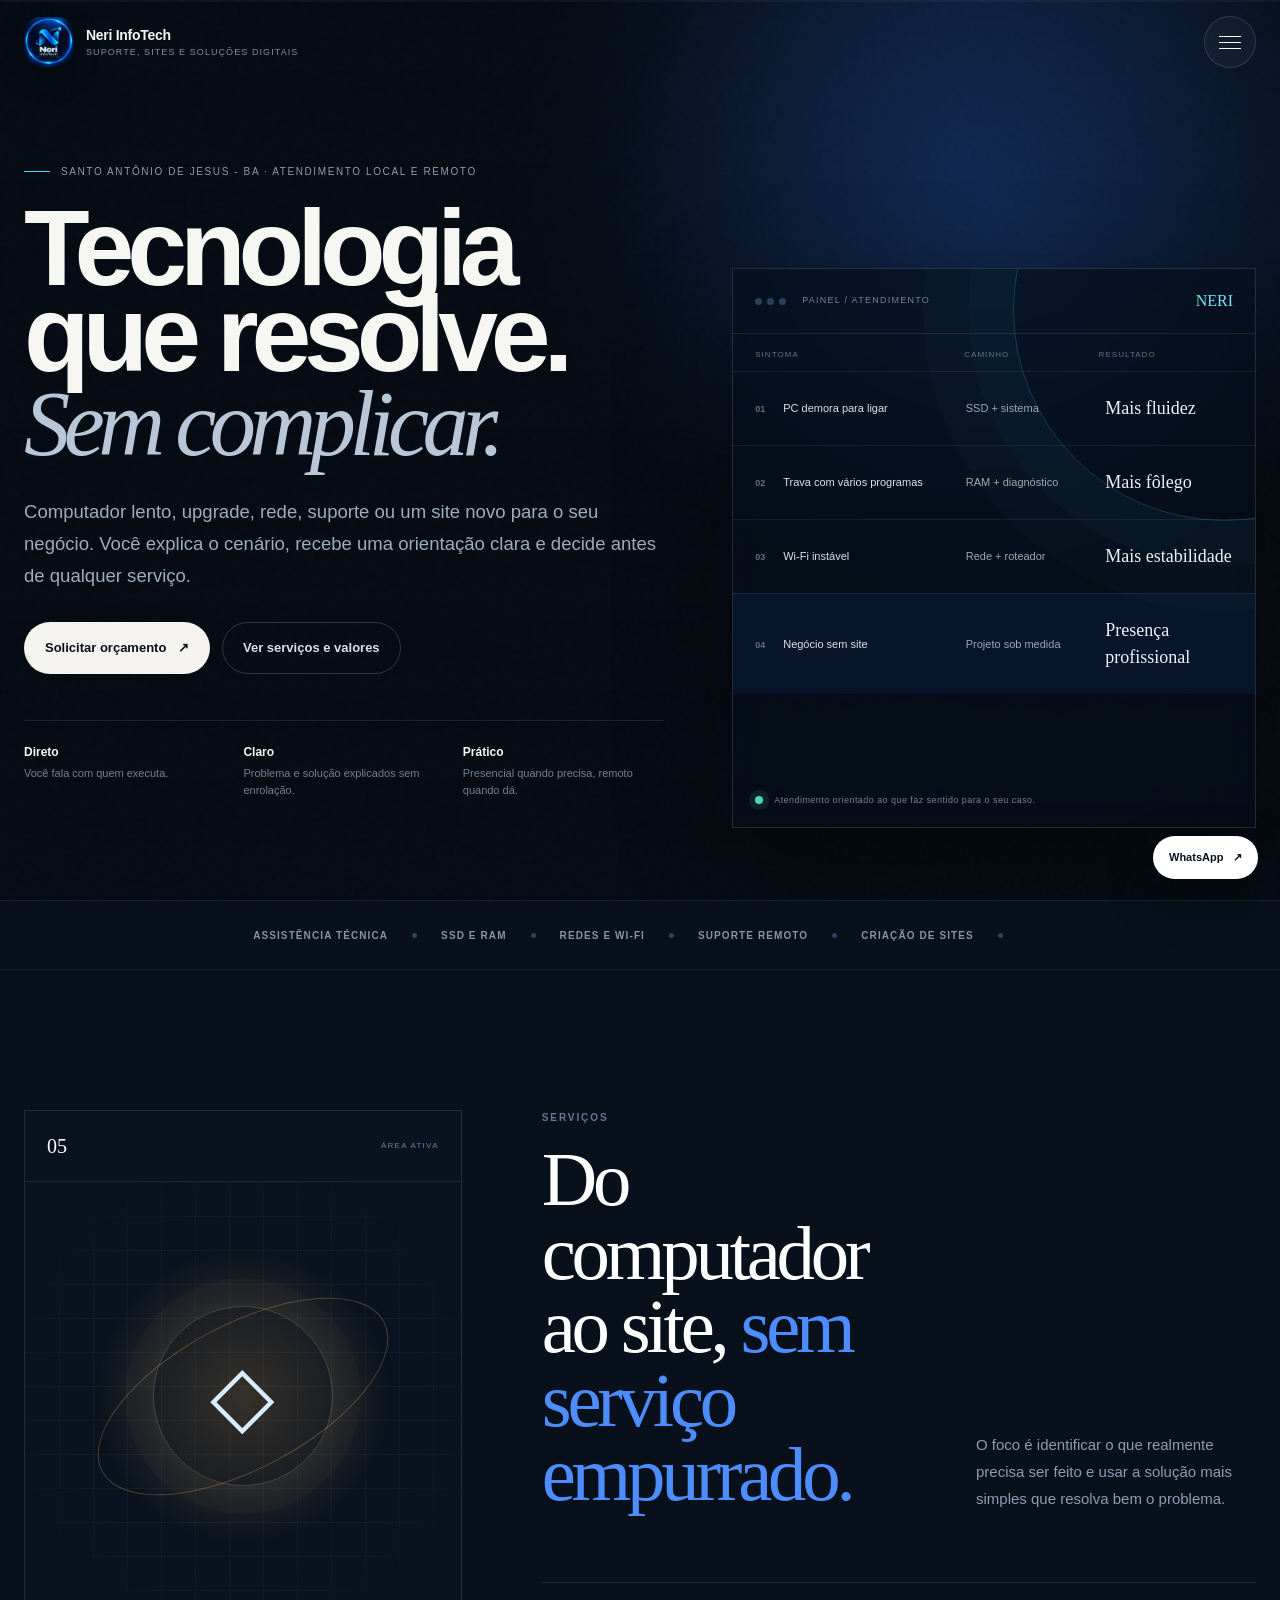
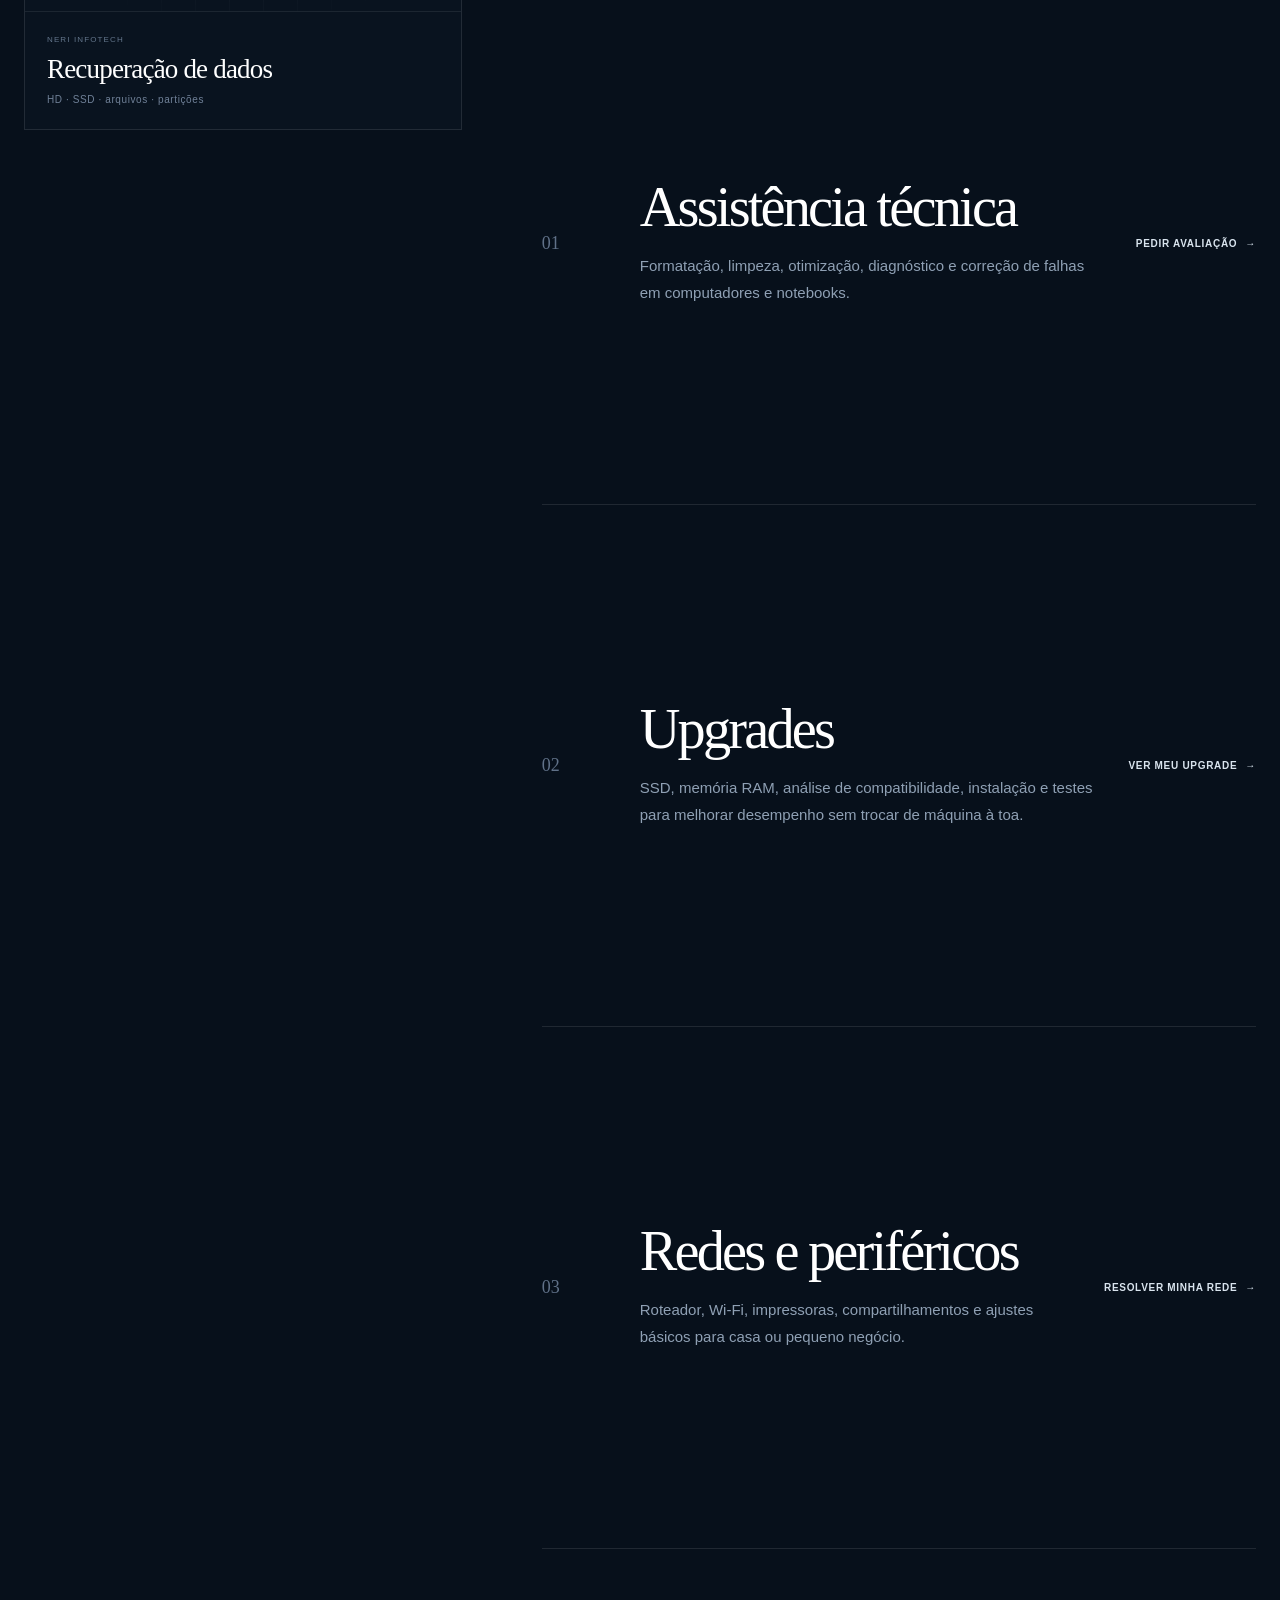
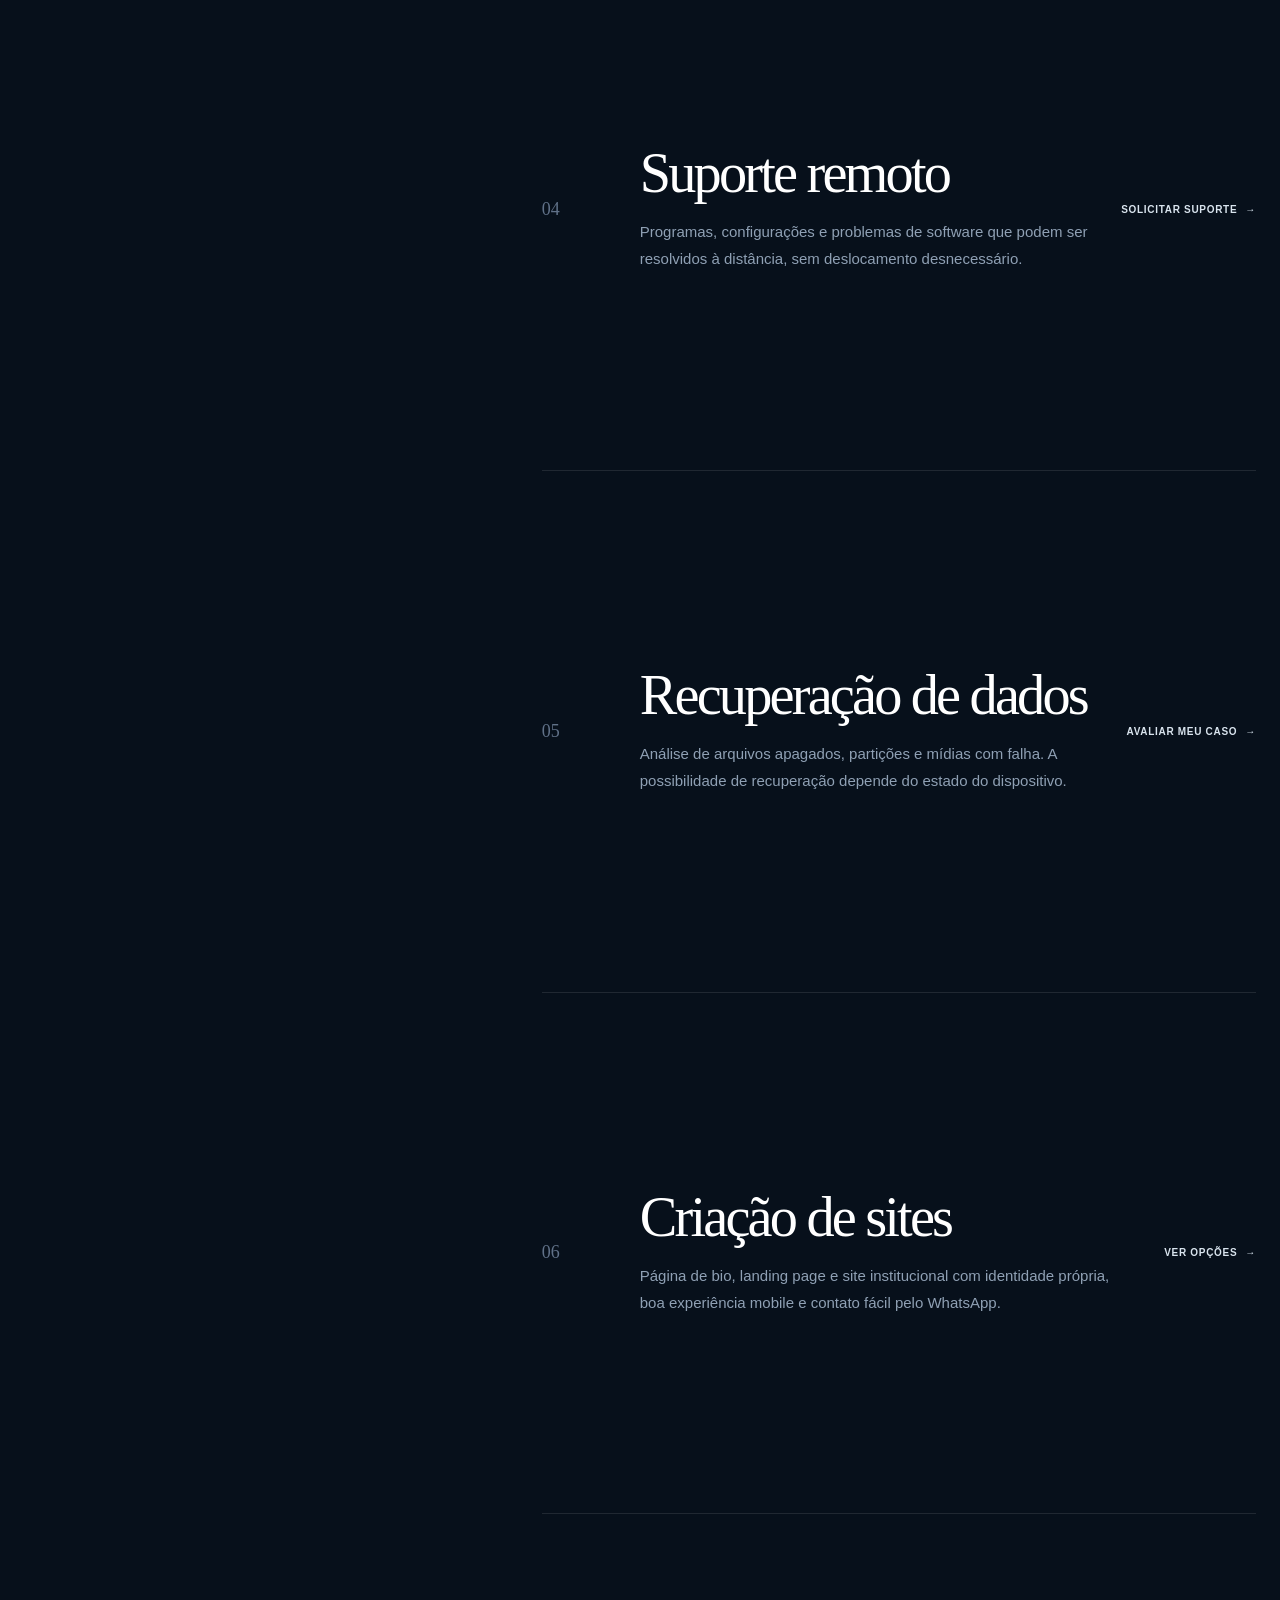
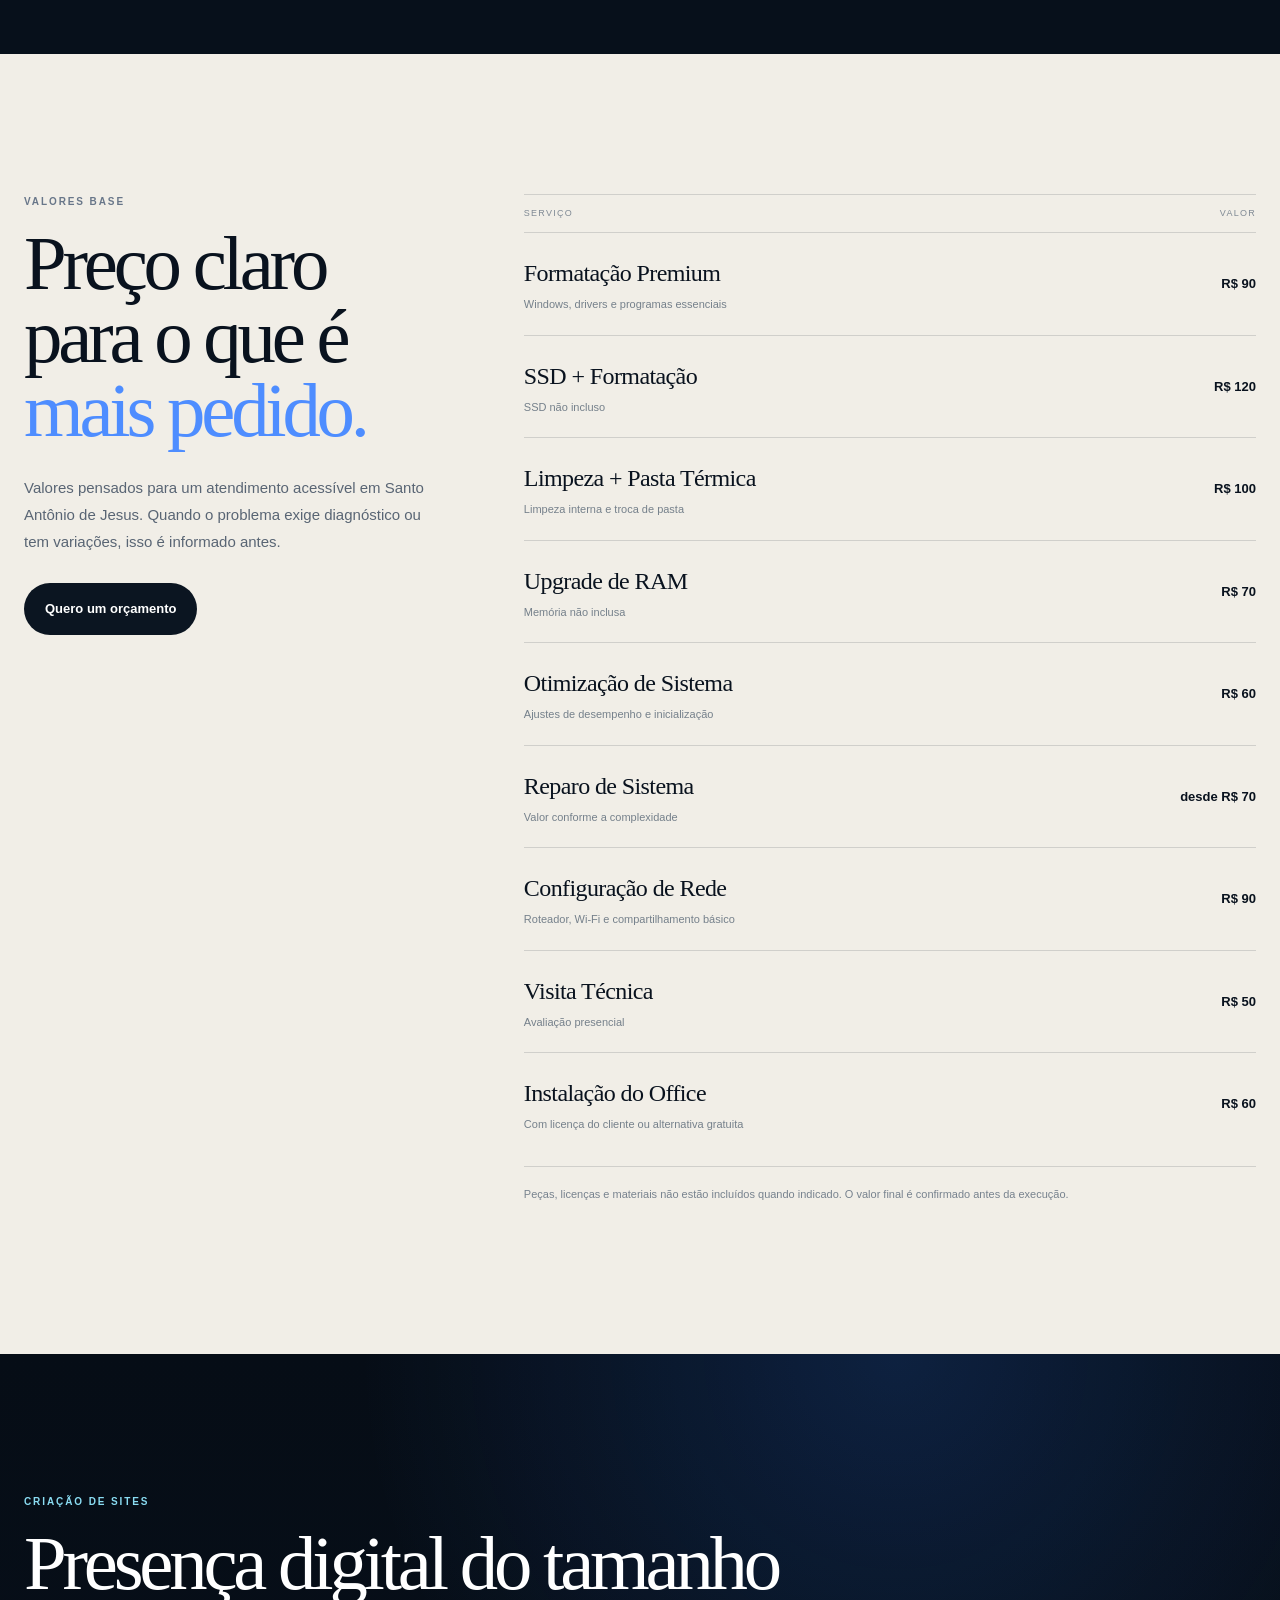
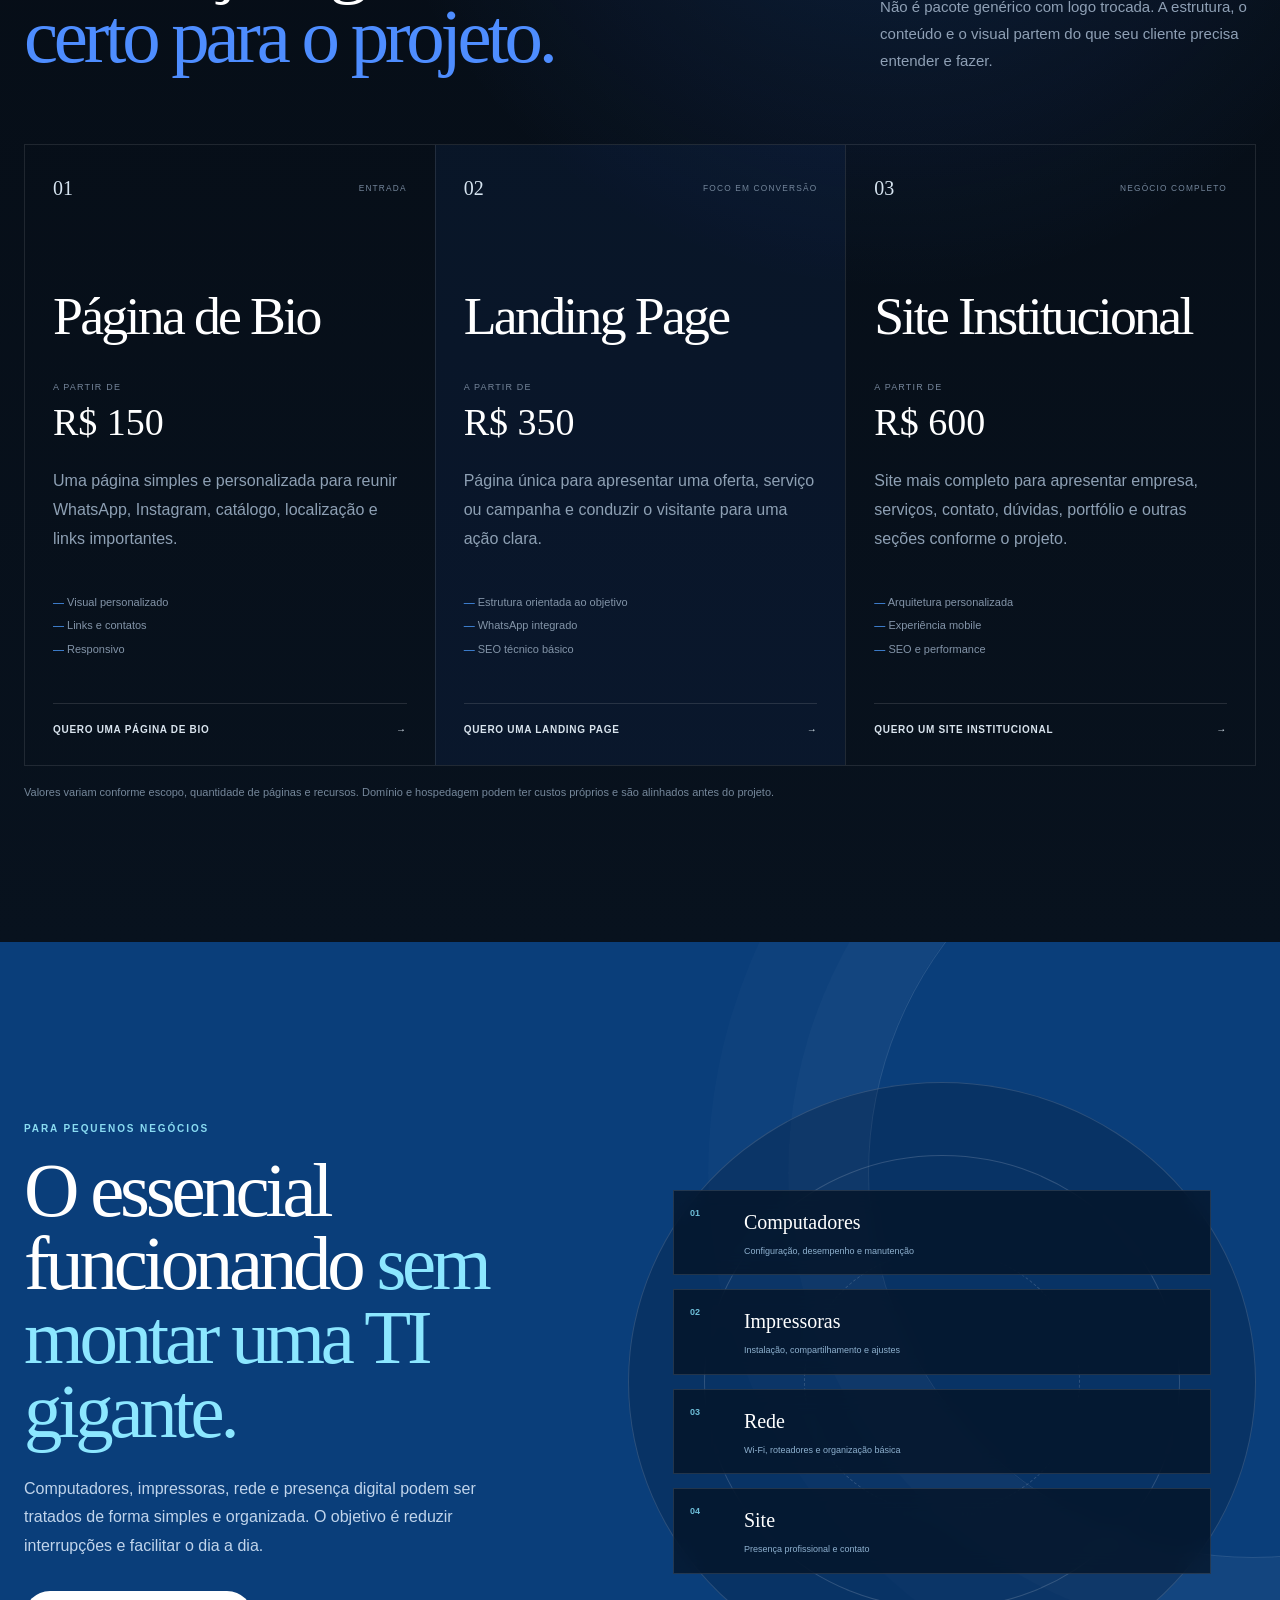
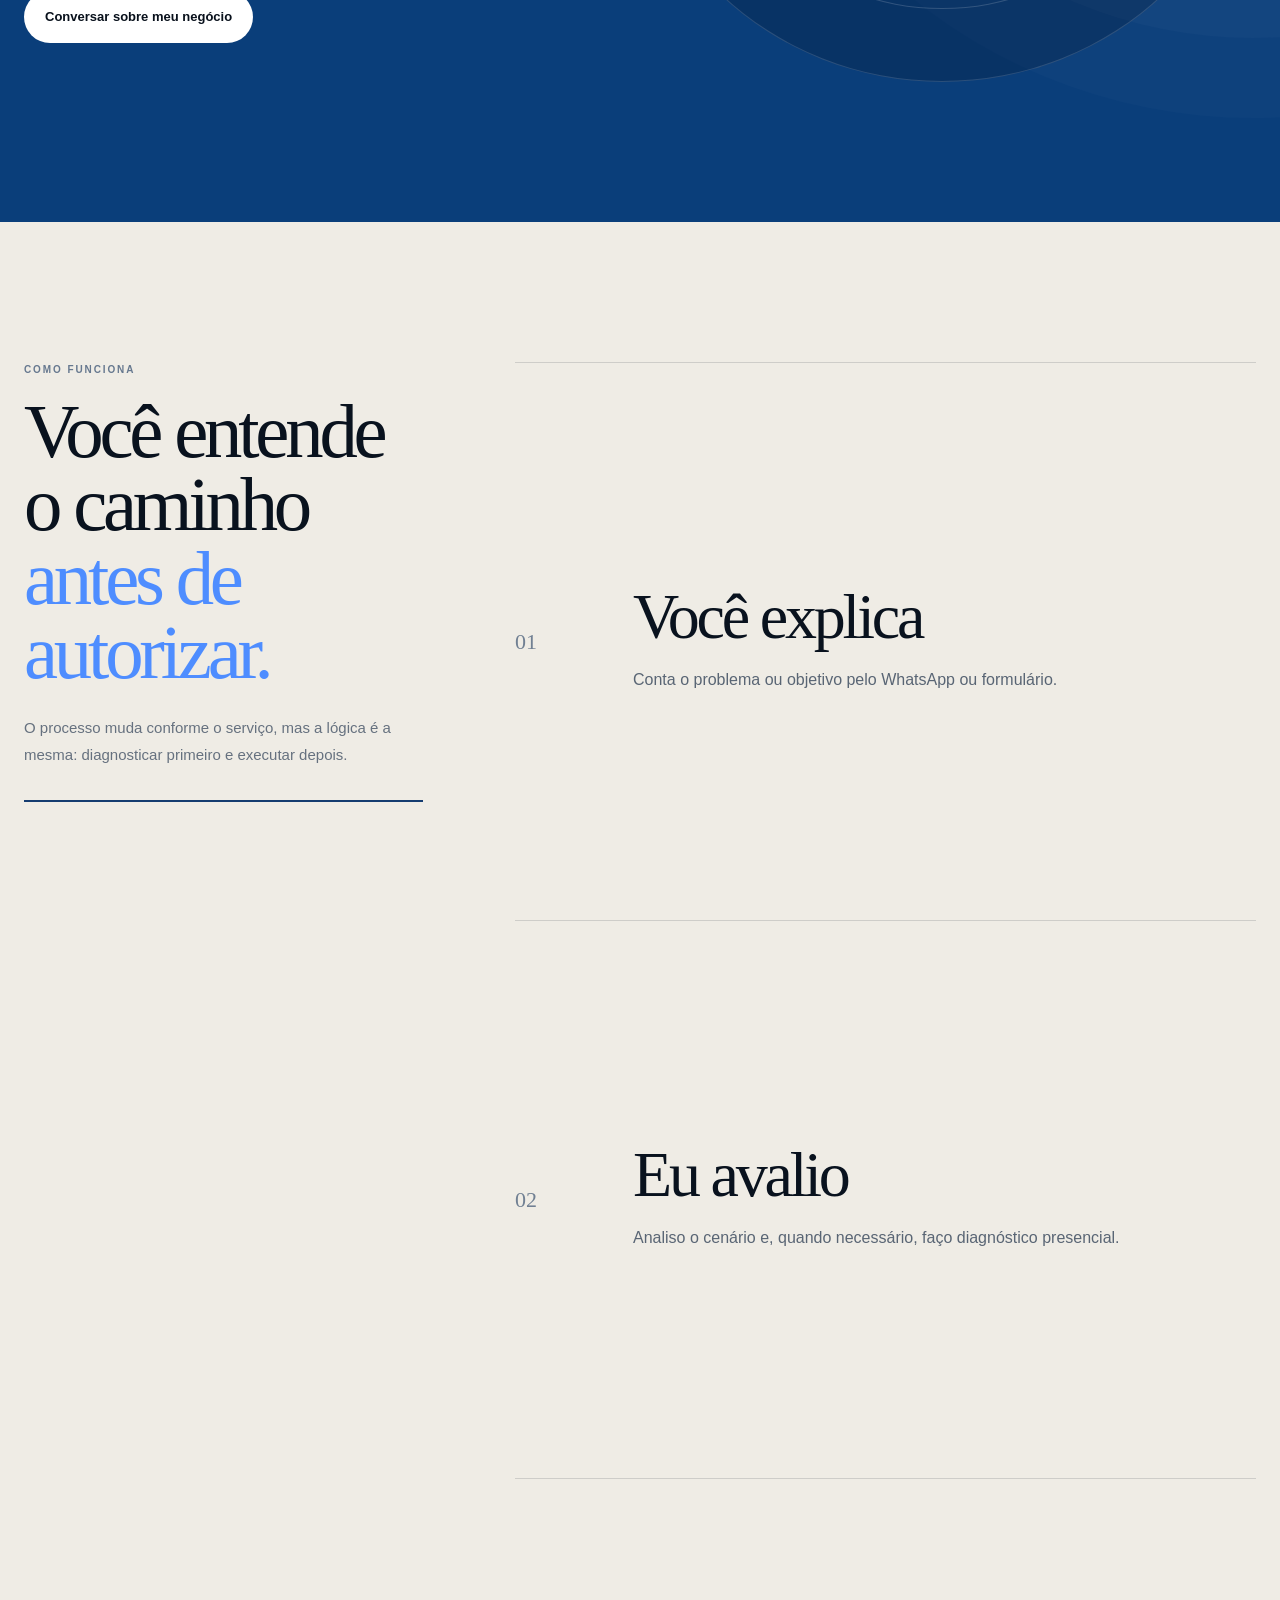
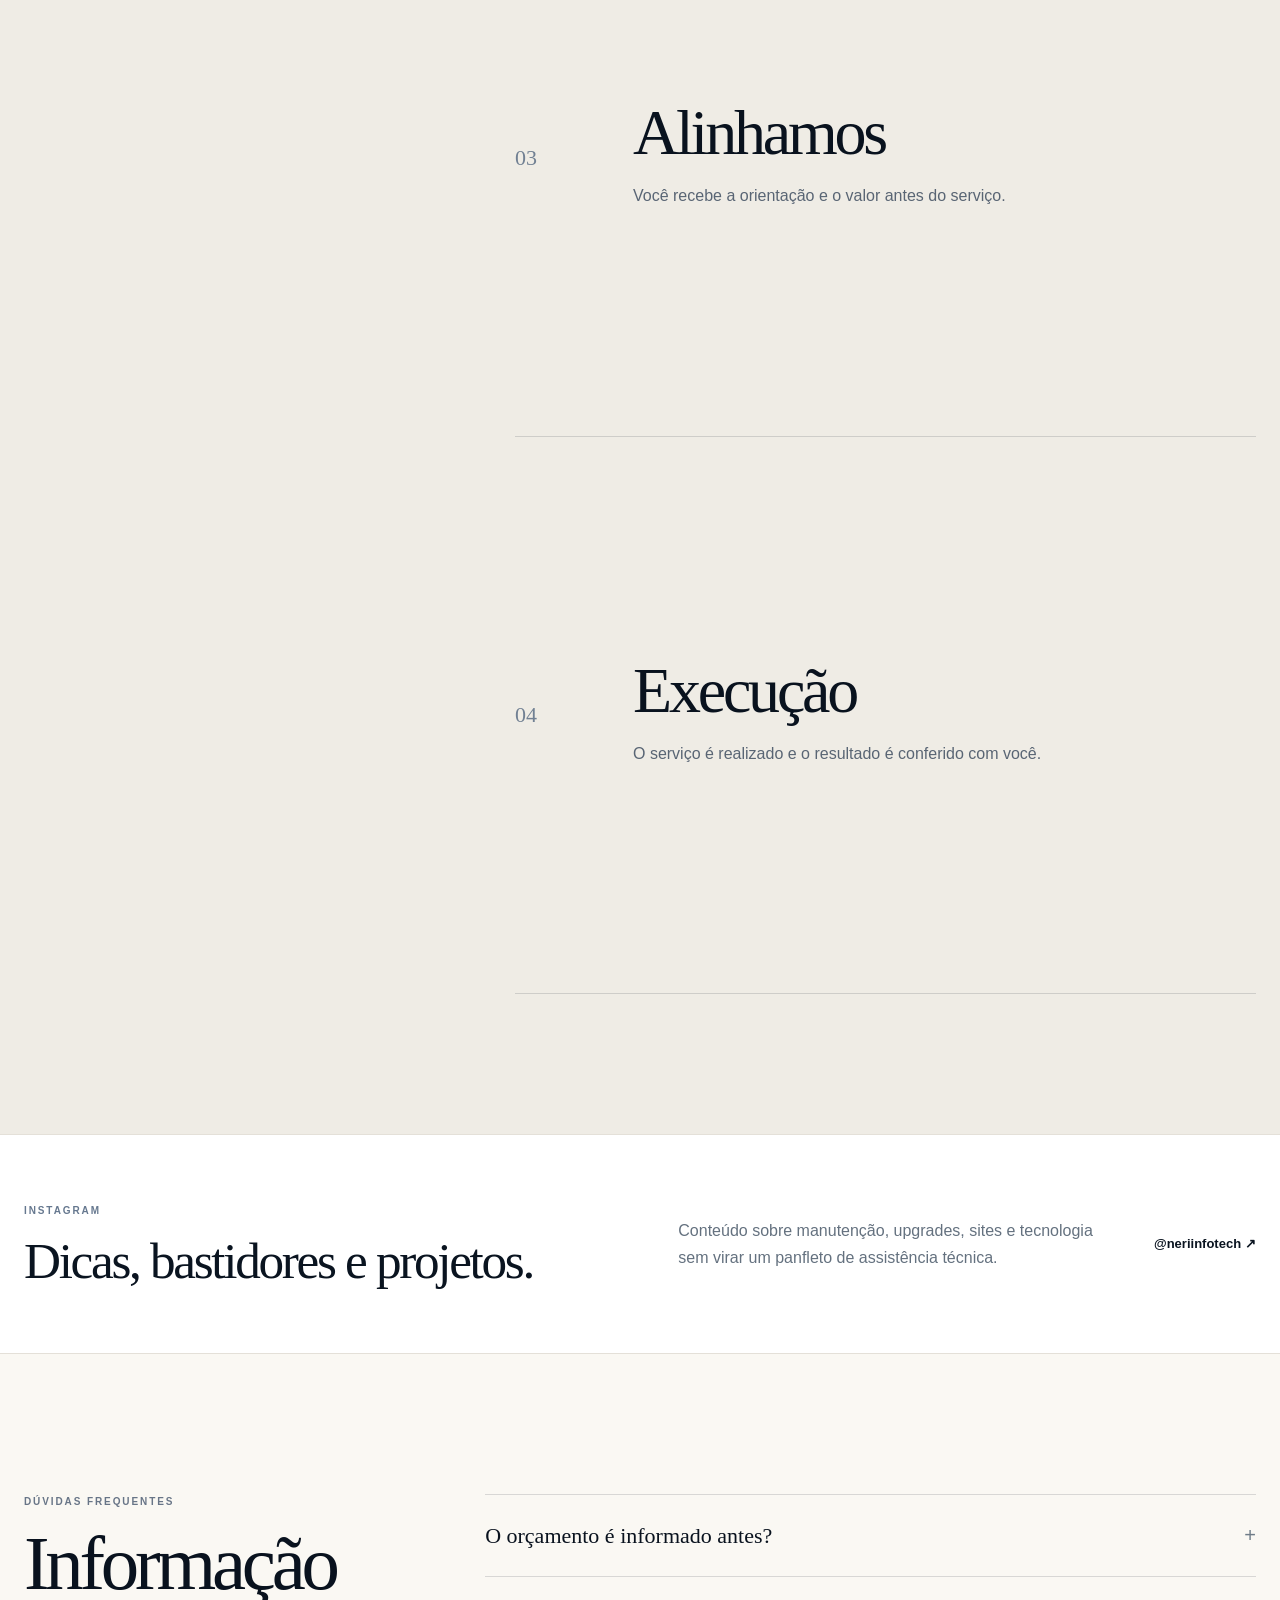
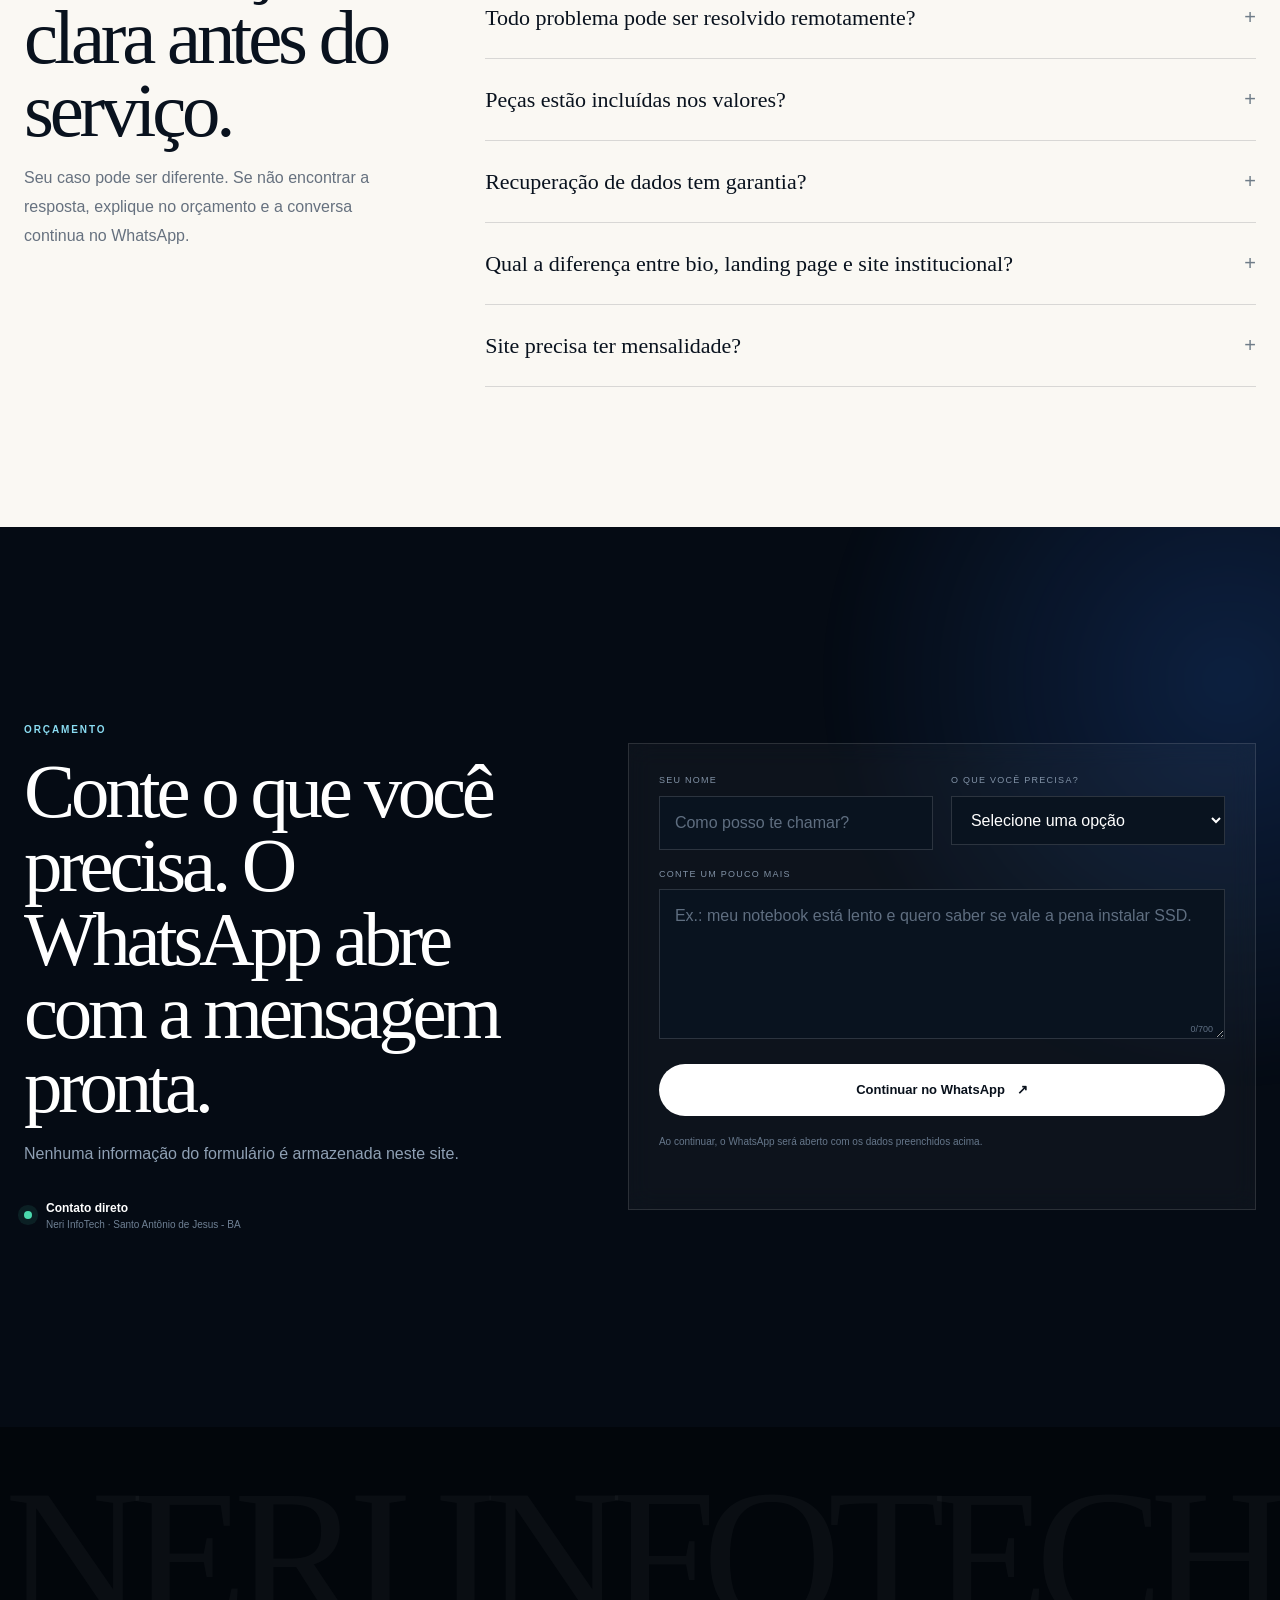
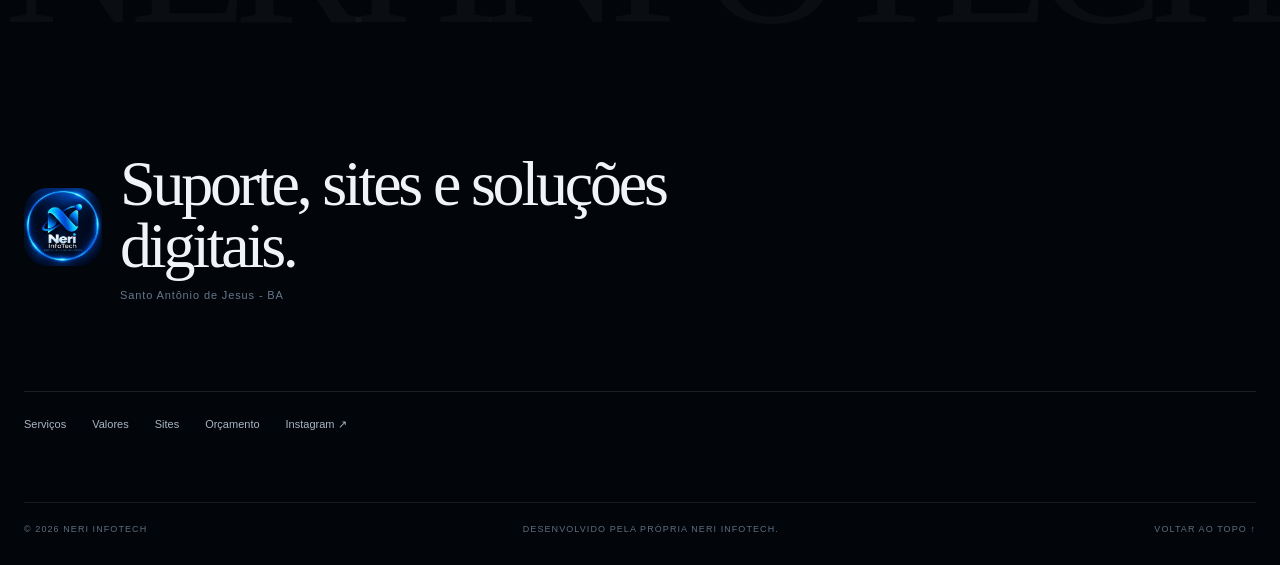
<file: index.html>
<!DOCTYPE html>
<html lang="pt-BR">
<head>
  <meta charset="UTF-8">
  <meta name="viewport" content="width=device-width, initial-scale=1.0">
  <title>Neri InfoTech | Informática e Sites em Santo Antônio de Jesus</title>
  <meta name="description" content="Assistência técnica, formatação, SSD, memória RAM, redes, suporte remoto e criação de sites em Santo Antônio de Jesus - BA. Atendimento direto e orçamento pelo WhatsApp.">
  <meta name="theme-color" content="#071426">
  <meta name="robots" content="index,follow,max-image-preview:large">
  <meta name="author" content="Neri InfoTech">

  <meta property="og:type" content="website">
  <meta property="og:locale" content="pt_BR">
  <meta property="og:site_name" content="Neri InfoTech">
  <meta property="og:title" content="Neri InfoTech | Informática e Sites em Santo Antônio de Jesus">
  <meta property="og:description" content="Suporte técnico, upgrades, redes e criação de sites com atendimento direto em Santo Antônio de Jesus - BA e suporte remoto.">
  <meta property="og:url" content="https://neriinfotech.netlify.app/">
  <meta property="og:image" content="https://neriinfotech.netlify.app/brand-og.jpg">
  <meta property="og:image:width" content="1200">
  <meta property="og:image:height" content="630">
  <meta property="og:image:alt" content="Neri InfoTech - suporte, sites e soluções digitais">

  <meta name="twitter:card" content="summary_large_image">
  <meta name="twitter:title" content="Neri InfoTech | Informática e Sites em Santo Antônio de Jesus">
  <meta name="twitter:description" content="Tecnologia prática para pessoas e pequenos negócios em Santo Antônio de Jesus - BA.">
  <meta name="twitter:image" content="https://neriinfotech.netlify.app/brand-og.jpg">

  <link rel="canonical" href="https://neriinfotech.netlify.app/">
  <link rel="icon" href="brand-mark.webp" type="image/webp">
  <link rel="apple-touch-icon" href="apple-touch-icon.png">
  <link rel="stylesheet" href="styles.css">

  <script type="application/ld+json">
  {
    "@context":"https://schema.org",
    "@type":"ProfessionalService",
    "name":"Neri InfoTech",
    "description":"Assistência técnica, upgrades, redes, suporte remoto e criação de sites para pessoas e pequenos negócios.",
    "url":"https://neriinfotech.netlify.app/",
    "logo":"https://neriinfotech.netlify.app/brand-mark.webp",
    "image":"https://neriinfotech.netlify.app/brand-og.jpg",
    "telephone":"+55 75 99929-4419",
    "sameAs":["https://www.instagram.com/neriinfotech/"],
    "areaServed":[
      {"@type":"City","name":"Santo Antônio de Jesus","containedInPlace":{"@type":"State","name":"Bahia"}},
      {"@type":"Country","name":"Brasil"}
    ],
    "serviceType":[
      "Assistência técnica de computadores",
      "Formatação e otimização de Windows",
      "Instalação de SSD e memória RAM",
      "Configuração de redes e Wi-Fi",
      "Suporte remoto",
      "Criação de sites"
    ]
  }
  </script>
</head>
<body>
  <a class="skip-link" href="#conteudo">Ir para o conteúdo</a>
  <div class="scroll-progress" aria-hidden="true"></div>

  <header class="site-header" id="top">
    <div class="container nav-wrap">
      <a class="brand" href="#top" aria-label="Neri InfoTech - início">
        <img src="brand-mark.webp" width="52" height="52" alt="" fetchpriority="high">
        <span><strong>Neri InfoTech</strong><small>Suporte, sites e soluções digitais</small></span>
      </a>

      <button class="menu-toggle" type="button" aria-label="Abrir menu" aria-expanded="false" aria-controls="primary-nav">
        <span></span><span></span><span></span>
      </button>

      <nav class="nav" id="primary-nav" aria-label="Navegação principal">
        <a href="#servicos">Serviços</a>
        <a href="#valores">Valores</a>
        <a href="#sites">Sites</a>
        <a href="#negocios">Para negócios</a>
        <a href="#faq">Dúvidas</a>
        <a class="nav-cta" href="#orcamento">Pedir orçamento</a>
      </nav>
    </div>
  </header>

  <main id="conteudo">
    <section class="hero" aria-labelledby="hero-title">
      <div class="container hero-layout">
        <div class="hero-copy reveal">
          <p class="eyebrow"><span></span>Santo Antônio de Jesus - BA · atendimento local e remoto</p>
          <h1 id="hero-title">Tecnologia que resolve. <em>Sem complicar.</em></h1>
          <p class="hero-lead">Computador lento, upgrade, rede, suporte ou um site novo para o seu negócio. Você explica o cenário, recebe uma orientação clara e decide antes de qualquer serviço.</p>

          <div class="hero-actions">
            <a class="button button-primary" href="#orcamento">Solicitar orçamento <span aria-hidden="true">↗</span></a>
            <a class="button button-quiet" href="#valores">Ver serviços e valores</a>
          </div>

          <ul class="hero-facts" aria-label="Diferenciais do atendimento">
            <li><strong>Direto</strong><span>Você fala com quem executa.</span></li>
            <li><strong>Claro</strong><span>Problema e solução explicados sem enrolação.</span></li>
            <li><strong>Prático</strong><span>Presencial quando precisa, remoto quando dá.</span></li>
          </ul>
        </div>

        <div class="diagnostic-board reveal" data-delay="100" aria-label="Exemplos de problemas e soluções">
          <div class="board-head">
            <div><i></i><i></i><i></i></div>
            <span>painel / atendimento</span>
            <b>NERI</b>
          </div>
          <div class="board-labels" aria-hidden="true"><span>SINTOMA</span><span>CAMINHO</span><span>RESULTADO</span></div>
          <div class="board-row">
            <span><b>01</b>PC demora para ligar</span>
            <span>SSD + sistema</span>
            <strong>Mais fluidez</strong>
          </div>
          <div class="board-row">
            <span><b>02</b>Trava com vários programas</span>
            <span>RAM + diagnóstico</span>
            <strong>Mais fôlego</strong>
          </div>
          <div class="board-row">
            <span><b>03</b>Wi-Fi instável</span>
            <span>Rede + roteador</span>
            <strong>Mais estabilidade</strong>
          </div>
          <div class="board-row board-row-accent">
            <span><b>04</b>Negócio sem site</span>
            <span>Projeto sob medida</span>
            <strong>Presença profissional</strong>
          </div>
          <div class="board-foot"><span class="status-dot"></span> Atendimento orientado ao que faz sentido para o seu caso.</div>
        </div>
      </div>
    </section>

    <section class="local-strip" aria-label="Resumo dos serviços">
      <div class="container strip-grid">
        <span>Assistência técnica</span>
        <span>SSD e RAM</span>
        <span>Redes e Wi-Fi</span>
        <span>Suporte remoto</span>
        <span>Criação de sites</span>
      </div>
    </section>

    <section class="section services" id="servicos" aria-labelledby="services-title">
      <div class="container">
        <header class="section-head reveal">
          <div><p class="kicker">SERVIÇOS</p><h2 id="services-title">Do computador ao site, <span>sem serviço empurrado.</span></h2></div>
          <p>O foco é identificar o que realmente precisa ser feito e usar a solução mais simples que resolva bem o problema.</p>
        </header>

        <div class="service-rail">
          <article class="service-row reveal">
            <span class="service-number">01</span>
            <div><h3>Assistência técnica</h3><p>Formatação, limpeza, otimização, diagnóstico e correção de falhas em computadores e notebooks.</p></div>
            <button class="text-action" type="button" data-service="Assistência técnica">Pedir avaliação <span>→</span></button>
          </article>
          <article class="service-row reveal" data-delay="40">
            <span class="service-number">02</span>
            <div><h3>Upgrades</h3><p>SSD, memória RAM, análise de compatibilidade, instalação e testes para melhorar desempenho sem trocar de máquina à toa.</p></div>
            <button class="text-action" type="button" data-service="Upgrade ou montagem">Ver meu upgrade <span>→</span></button>
          </article>
          <article class="service-row reveal" data-delay="80">
            <span class="service-number">03</span>
            <div><h3>Redes e periféricos</h3><p>Roteador, Wi-Fi, impressoras, compartilhamentos e ajustes básicos para casa ou pequeno negócio.</p></div>
            <button class="text-action" type="button" data-service="Configuração de rede">Resolver minha rede <span>→</span></button>
          </article>
          <article class="service-row reveal" data-delay="120">
            <span class="service-number">04</span>
            <div><h3>Suporte remoto</h3><p>Programas, configurações e problemas de software que podem ser resolvidos à distância, sem deslocamento desnecessário.</p></div>
            <button class="text-action" type="button" data-service="Suporte remoto">Solicitar suporte <span>→</span></button>
          </article>
          <article class="service-row reveal" data-delay="160">
            <span class="service-number">05</span>
            <div><h3>Recuperação de dados</h3><p>Análise de arquivos apagados, partições e mídias com falha. A possibilidade de recuperação depende do estado do dispositivo.</p></div>
            <button class="text-action" type="button" data-service="Recuperação de dados">Avaliar meu caso <span>→</span></button>
          </article>
          <article class="service-row service-row-highlight reveal" data-delay="200">
            <span class="service-number">06</span>
            <div><h3>Criação de sites</h3><p>Página de bio, landing page e site institucional com identidade própria, boa experiência mobile e contato fácil pelo WhatsApp.</p></div>
            <a class="text-action" href="#sites">Ver opções <span>→</span></a>
          </article>
        </div>
      </div>
    </section>

    <section class="section prices" id="valores" aria-labelledby="prices-title">
      <div class="container prices-layout">
        <div class="prices-intro reveal">
          <p class="kicker">VALORES BASE</p>
          <h2 id="prices-title">Preço claro para o que é <span>mais pedido.</span></h2>
          <p>Valores pensados para um atendimento acessível em Santo Antônio de Jesus. Quando o problema exige diagnóstico ou tem variações, isso é informado antes.</p>
          <a class="button button-primary" href="#orcamento">Quero um orçamento</a>
        </div>

        <div class="price-sheet reveal" data-delay="80" aria-label="Tabela de preços de serviços">
          <div class="price-sheet-head"><span>Serviço</span><span>Valor</span></div>
          <div class="price-line"><span><strong>Formatação Premium</strong><small>Windows, drivers e programas essenciais</small></span><b>R$ 90</b></div>
          <div class="price-line"><span><strong>SSD + Formatação</strong><small>SSD não incluso</small></span><b>R$ 120</b></div>
          <div class="price-line"><span><strong>Limpeza + Pasta Térmica</strong><small>Limpeza interna e troca de pasta</small></span><b>R$ 100</b></div>
          <div class="price-line"><span><strong>Upgrade de RAM</strong><small>Memória não inclusa</small></span><b>R$ 70</b></div>
          <div class="price-line"><span><strong>Otimização de Sistema</strong><small>Ajustes de desempenho e inicialização</small></span><b>R$ 60</b></div>
          <div class="price-line"><span><strong>Reparo de Sistema</strong><small>Valor conforme a complexidade</small></span><b>desde R$ 70</b></div>
          <div class="price-line"><span><strong>Configuração de Rede</strong><small>Roteador, Wi-Fi e compartilhamento básico</small></span><b>R$ 90</b></div>
          <div class="price-line"><span><strong>Visita Técnica</strong><small>Avaliação presencial</small></span><b>R$ 50</b></div>
          <div class="price-line"><span><strong>Instalação do Office</strong><small>Com licença do cliente ou alternativa gratuita</small></span><b>R$ 60</b></div>
          <p class="price-note">Peças, licenças e materiais não estão incluídos quando indicado. O valor final é confirmado antes da execução.</p>
        </div>
      </div>
    </section>

    <section class="section site-projects" id="sites" aria-labelledby="sites-title">
      <div class="container">
        <header class="section-head site-head reveal">
          <div><p class="kicker kicker-light">CRIAÇÃO DE SITES</p><h2 id="sites-title">Presença digital do tamanho <span>certo para o projeto.</span></h2></div>
          <p>Não é pacote genérico com logo trocada. A estrutura, o conteúdo e o visual partem do que seu cliente precisa entender e fazer.</p>
        </header>

        <div class="site-plans reveal">
          <article class="site-plan">
            <div class="plan-top"><span>01</span><small>ENTRADA</small></div>
            <h3>Página de Bio</h3>
            <p class="plan-price"><small>a partir de</small><strong>R$ 150</strong></p>
            <p>Uma página simples e personalizada para reunir WhatsApp, Instagram, catálogo, localização e links importantes.</p>
            <ul><li>Visual personalizado</li><li>Links e contatos</li><li>Responsivo</li></ul>
            <button type="button" data-service="Página de Bio / Link na Bio">Quero uma página de bio <span>→</span></button>
          </article>

          <article class="site-plan site-plan-featured">
            <div class="plan-top"><span>02</span><small>FOCO EM CONVERSÃO</small></div>
            <h3>Landing Page</h3>
            <p class="plan-price"><small>a partir de</small><strong>R$ 350</strong></p>
            <p>Página única para apresentar uma oferta, serviço ou campanha e conduzir o visitante para uma ação clara.</p>
            <ul><li>Estrutura orientada ao objetivo</li><li>WhatsApp integrado</li><li>SEO técnico básico</li></ul>
            <button type="button" data-service="Landing Page">Quero uma landing page <span>→</span></button>
          </article>

          <article class="site-plan">
            <div class="plan-top"><span>03</span><small>NEGÓCIO COMPLETO</small></div>
            <h3>Site Institucional</h3>
            <p class="plan-price"><small>a partir de</small><strong>R$ 600</strong></p>
            <p>Site mais completo para apresentar empresa, serviços, contato, dúvidas, portfólio e outras seções conforme o projeto.</p>
            <ul><li>Arquitetura personalizada</li><li>Experiência mobile</li><li>SEO e performance</li></ul>
            <button type="button" data-service="Site Institucional">Quero um site institucional <span>→</span></button>
          </article>
        </div>

        <p class="site-disclaimer">Valores variam conforme escopo, quantidade de páginas e recursos. Domínio e hospedagem podem ter custos próprios e são alinhados antes do projeto.</p>
      </div>
    </section>

    <section class="section business" id="negocios" aria-labelledby="business-title">
      <div class="container business-layout">
        <div class="business-copy reveal">
          <p class="kicker kicker-light">PARA PEQUENOS NEGÓCIOS</p>
          <h2 id="business-title">O essencial funcionando <span>sem montar uma TI gigante.</span></h2>
          <p>Computadores, impressoras, rede e presença digital podem ser tratados de forma simples e organizada. O objetivo é reduzir interrupções e facilitar o dia a dia.</p>
          <a class="button button-light" href="#orcamento">Conversar sobre meu negócio</a>
        </div>

        <div class="ops-board reveal" data-delay="80">
          <div class="ops-head"><span>AMBIENTE</span><span>O QUE PODE SER CUIDADO</span></div>
          <div><b>01</b><span>Computadores</span><small>Configuração, desempenho e manutenção</small></div>
          <div><b>02</b><span>Impressoras</span><small>Instalação, compartilhamento e ajustes</small></div>
          <div><b>03</b><span>Rede</span><small>Wi-Fi, roteadores e organização básica</small></div>
          <div><b>04</b><span>Site</span><small>Presença profissional e contato</small></div>
        </div>
      </div>
    </section>

    <section class="section process" id="processo" aria-labelledby="process-title">
      <div class="container">
        <header class="section-head reveal">
          <div><p class="kicker">COMO FUNCIONA</p><h2 id="process-title">Você entende o caminho <span>antes de autorizar.</span></h2></div>
          <p>O processo muda conforme o serviço, mas a lógica é a mesma: diagnosticar primeiro e executar depois.</p>
        </header>

        <ol class="process-list">
          <li class="reveal"><span>01</span><div><h3>Você explica</h3><p>Conta o problema ou objetivo pelo WhatsApp ou formulário.</p></div></li>
          <li class="reveal" data-delay="50"><span>02</span><div><h3>Eu avalio</h3><p>Analiso o cenário e, quando necessário, faço diagnóstico presencial.</p></div></li>
          <li class="reveal" data-delay="100"><span>03</span><div><h3>Alinhamos</h3><p>Você recebe a orientação e o valor antes do serviço.</p></div></li>
          <li class="reveal" data-delay="150"><span>04</span><div><h3>Execução</h3><p>O serviço é realizado e o resultado é conferido com você.</p></div></li>
        </ol>
      </div>
    </section>

    <section class="social-callout" aria-labelledby="social-title">
      <div class="container social-grid reveal">
        <div><p class="kicker">INSTAGRAM</p><h2 id="social-title">Dicas, bastidores e projetos.</h2></div>
        <p>Conteúdo sobre manutenção, upgrades, sites e tecnologia sem virar um panfleto de assistência técnica.</p>
        <a href="https://www.instagram.com/neriinfotech/" target="_blank" rel="noopener noreferrer">@neriinfotech <span aria-hidden="true">↗</span></a>
      </div>
    </section>

    <section class="section faq" id="faq" aria-labelledby="faq-title">
      <div class="container faq-layout">
        <div class="faq-intro reveal">
          <p class="kicker">DÚVIDAS FREQUENTES</p>
          <h2 id="faq-title">Informação clara antes do serviço.</h2>
          <p>Seu caso pode ser diferente. Se não encontrar a resposta, explique no orçamento e a conversa continua no WhatsApp.</p>
        </div>
        <div class="faq-list reveal" data-delay="80">
          <details><summary>O orçamento é informado antes?<span aria-hidden="true">+</span></summary><p>Sim. O cenário é avaliado e o serviço é alinhado antes da execução. Se houver necessidade de diagnóstico específico, isso é informado previamente.</p></details>
          <details><summary>Todo problema pode ser resolvido remotamente?<span aria-hidden="true">+</span></summary><p>Não. Configurações e parte dos problemas de software podem ser resolvidos à distância. Limpeza, upgrades e defeitos físicos exigem atendimento presencial.</p></details>
          <details><summary>Peças estão incluídas nos valores?<span aria-hidden="true">+</span></summary><p>Não, salvo quando estiver explicitamente informado. SSD, memória RAM e outras peças são orçados separadamente.</p></details>
          <details><summary>Recuperação de dados tem garantia?<span aria-hidden="true">+</span></summary><p>Não é possível garantir recuperação antes da análise. O resultado depende do tipo de falha, do estado da mídia e do que aconteceu depois da perda.</p></details>
          <details><summary>Qual a diferença entre bio, landing page e site institucional?<span aria-hidden="true">+</span></summary><p>A página de bio reúne links e contatos. A landing page é uma página única focada em uma oferta ou ação. O site institucional apresenta o negócio de forma mais completa, com várias seções ou páginas.</p></details>
          <details><summary>Site precisa ter mensalidade?<span aria-hidden="true">+</span></summary><p>Depende do domínio, hospedagem e serviços usados. Os custos recorrentes, quando existirem, são explicados antes do projeto.</p></details>
        </div>
      </div>
    </section>

    <section class="section quote" id="orcamento" aria-labelledby="quote-title">
      <div class="container quote-layout reveal">
        <div class="quote-copy">
          <p class="kicker kicker-light">ORÇAMENTO</p>
          <h2 id="quote-title">Conte o que você precisa. O WhatsApp abre com a mensagem pronta.</h2>
          <p>Nenhuma informação do formulário é armazenada neste site.</p>
          <div class="contact-chip"><span class="status-dot"></span><div><strong>Contato direto</strong><small>Neri InfoTech · Santo Antônio de Jesus - BA</small></div></div>
        </div>

        <form class="quote-form" id="quoteForm" novalidate>
          <div class="field">
            <label for="nome">Seu nome</label>
            <input id="nome" name="nome" type="text" autocomplete="name" maxlength="80" placeholder="Como posso te chamar?" required>
          </div>
          <div class="field">
            <label for="servico">O que você precisa?</label>
            <select id="servico" name="servico" required>
              <option value="">Selecione uma opção</option>
              <option>Assistência técnica</option>
              <option>Formatação Premium</option>
              <option>Instalação SSD + Formatação</option>
              <option>Upgrade de RAM</option>
              <option>Limpeza + Pasta Térmica</option>
              <option>Otimização de Sistema</option>
              <option>Reparo de Sistema</option>
              <option>Configuração de rede</option>
              <option>Recuperação de dados</option>
              <option>Suporte remoto</option>
              <option>Página de Bio / Link na Bio</option>
              <option>Landing Page</option>
              <option>Site Institucional</option>
              <option>Soluções para empresa</option>
              <option>Outro</option>
            </select>
          </div>
          <div class="field field-full">
            <label for="mensagem">Conte um pouco mais</label>
            <textarea id="mensagem" name="mensagem" rows="5" maxlength="700" placeholder="Ex.: meu notebook está lento e quero saber se vale a pena instalar SSD." required></textarea>
            <small class="char-counter"><span id="charCount">0</span>/700</small>
          </div>
          <button class="button button-light field-full" type="submit">Continuar no WhatsApp <span aria-hidden="true">↗</span></button>
          <p class="form-note field-full">Ao continuar, o WhatsApp será aberto com os dados preenchidos acima.</p>
          <p class="form-status field-full" id="formStatus" role="status" aria-live="polite"></p>
        </form>
      </div>
    </section>
  </main>

  <a class="whatsapp-float" href="https://wa.me/5575999294419?text=Ol%C3%A1!%20Vi%20o%20site%20da%20Neri%20InfoTech%20e%20gostaria%20de%20conversar." target="_blank" rel="noopener noreferrer" aria-label="Falar com a Neri InfoTech pelo WhatsApp">WhatsApp <span aria-hidden="true">↗</span></a>

  <footer class="footer">
    <div class="container footer-main">
      <div class="footer-brand">
        <img src="brand-mark.webp" width="64" height="64" loading="lazy" alt="Neri InfoTech">
        <p>Suporte, sites e soluções digitais.<br><span>Santo Antônio de Jesus - BA</span></p>
      </div>
      <nav aria-label="Links do rodapé">
        <a href="#servicos">Serviços</a>
        <a href="#valores">Valores</a>
        <a href="#sites">Sites</a>
        <a href="#orcamento">Orçamento</a>
        <a href="https://www.instagram.com/neriinfotech/" target="_blank" rel="noopener noreferrer">Instagram ↗</a>
      </nav>
    </div>
    <div class="container footer-bottom"><span>© <span id="year"></span> Neri InfoTech</span><span>Desenvolvido pela própria Neri InfoTech.</span><a href="#top">Voltar ao topo ↑</a></div>
  </footer>

  <script src="script.js" defer></script>
</body>
</html>
</file>
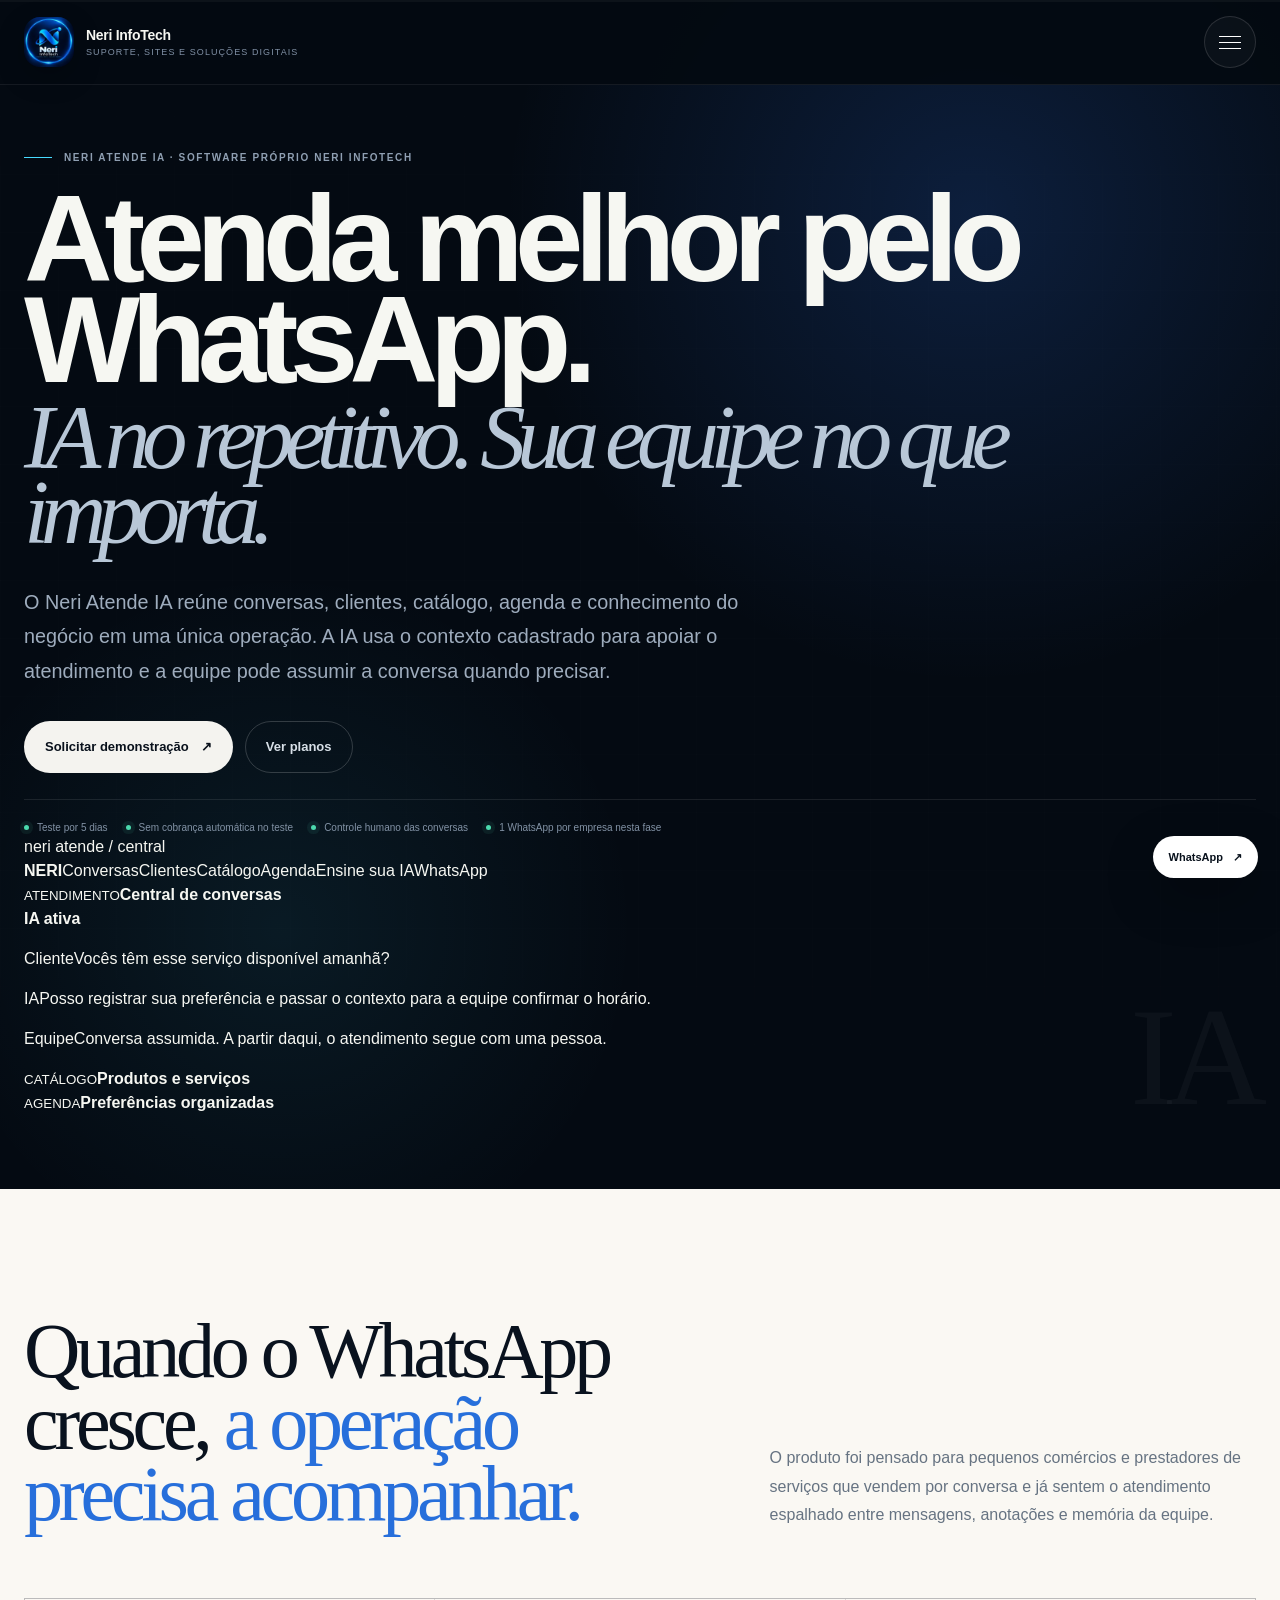
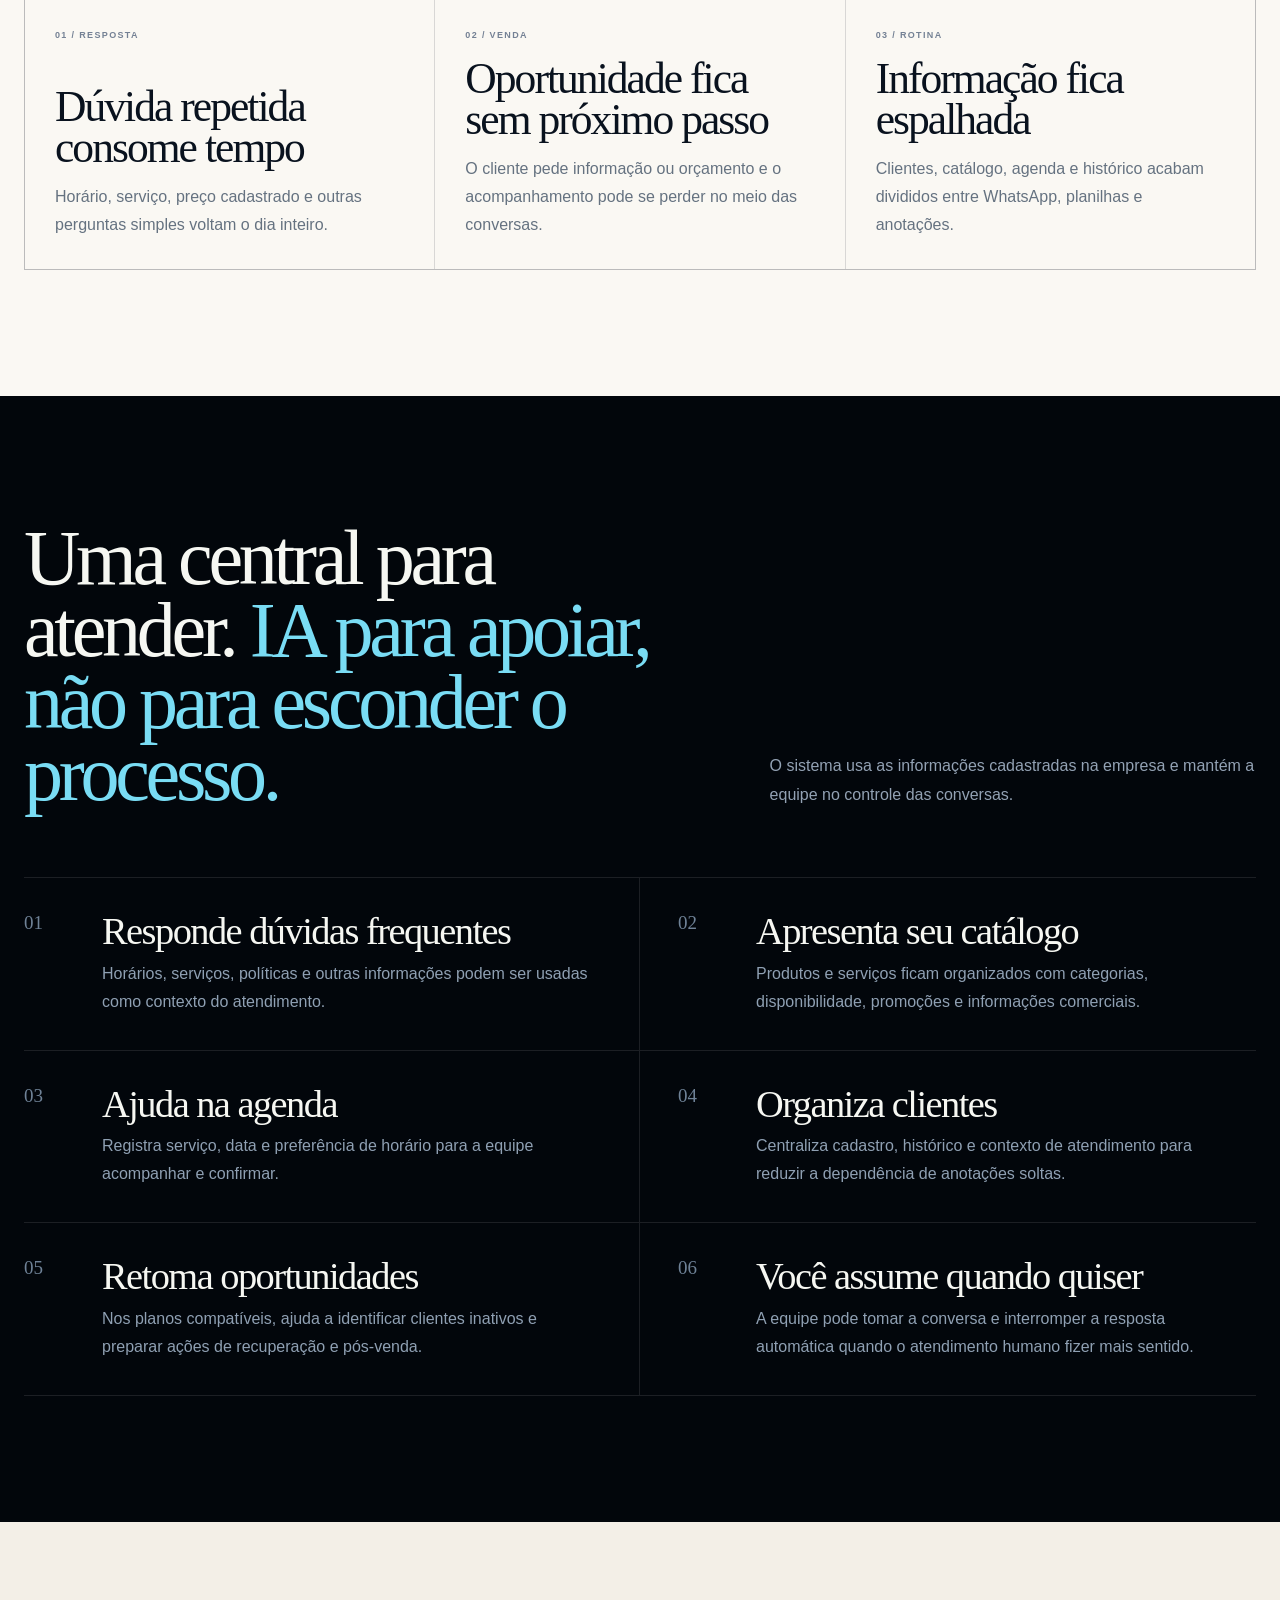
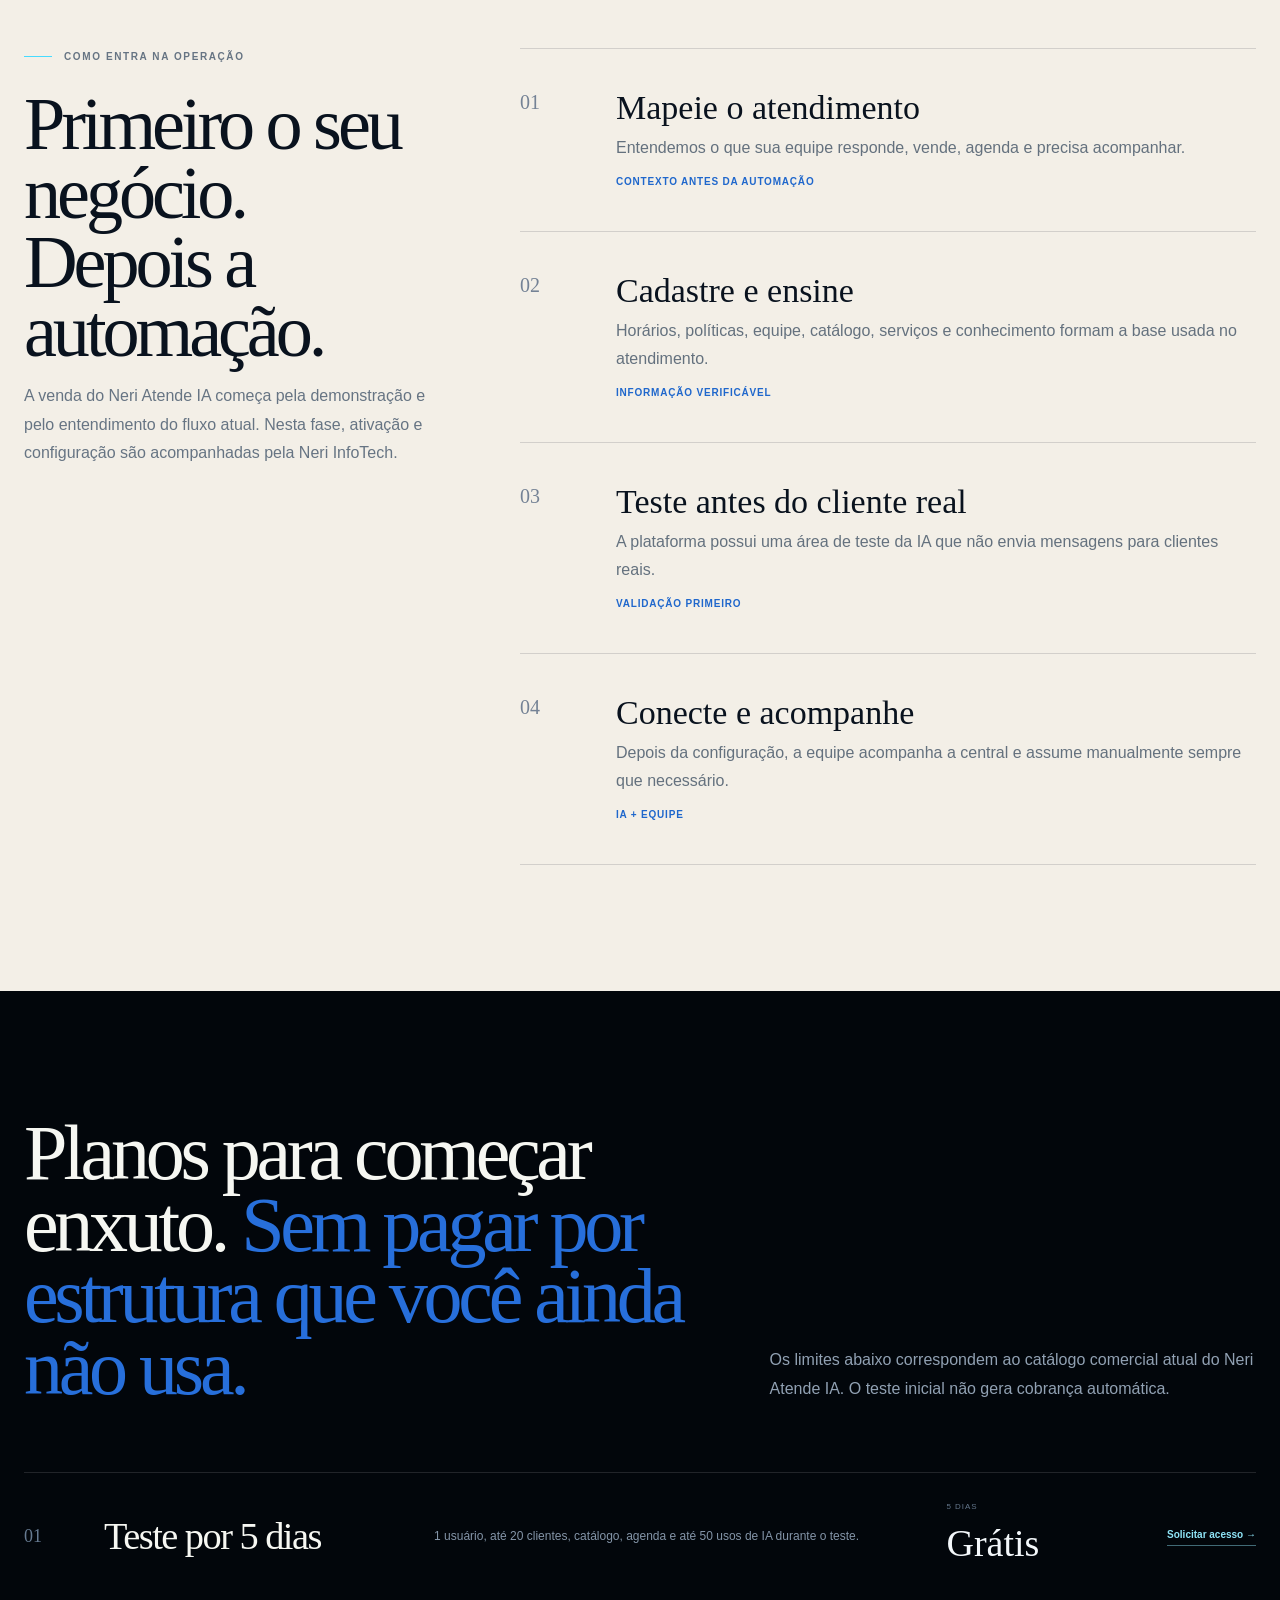
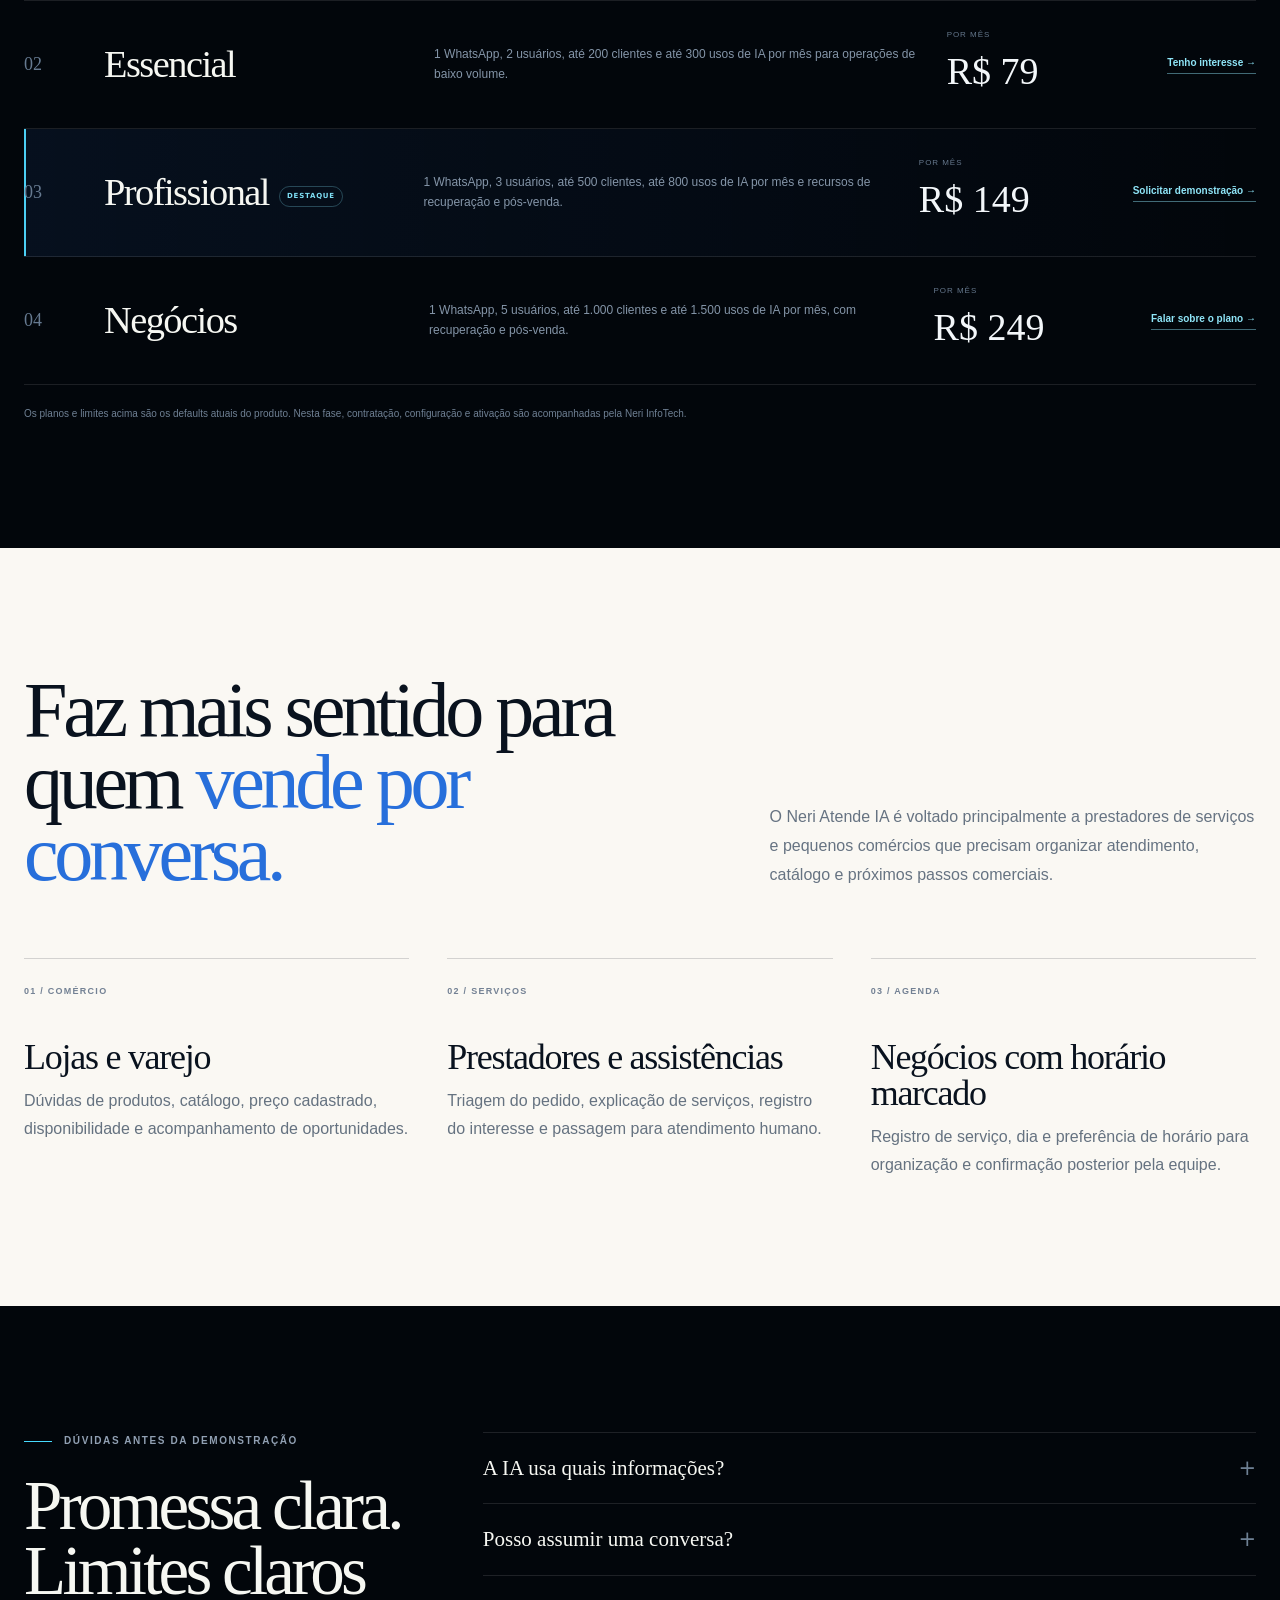
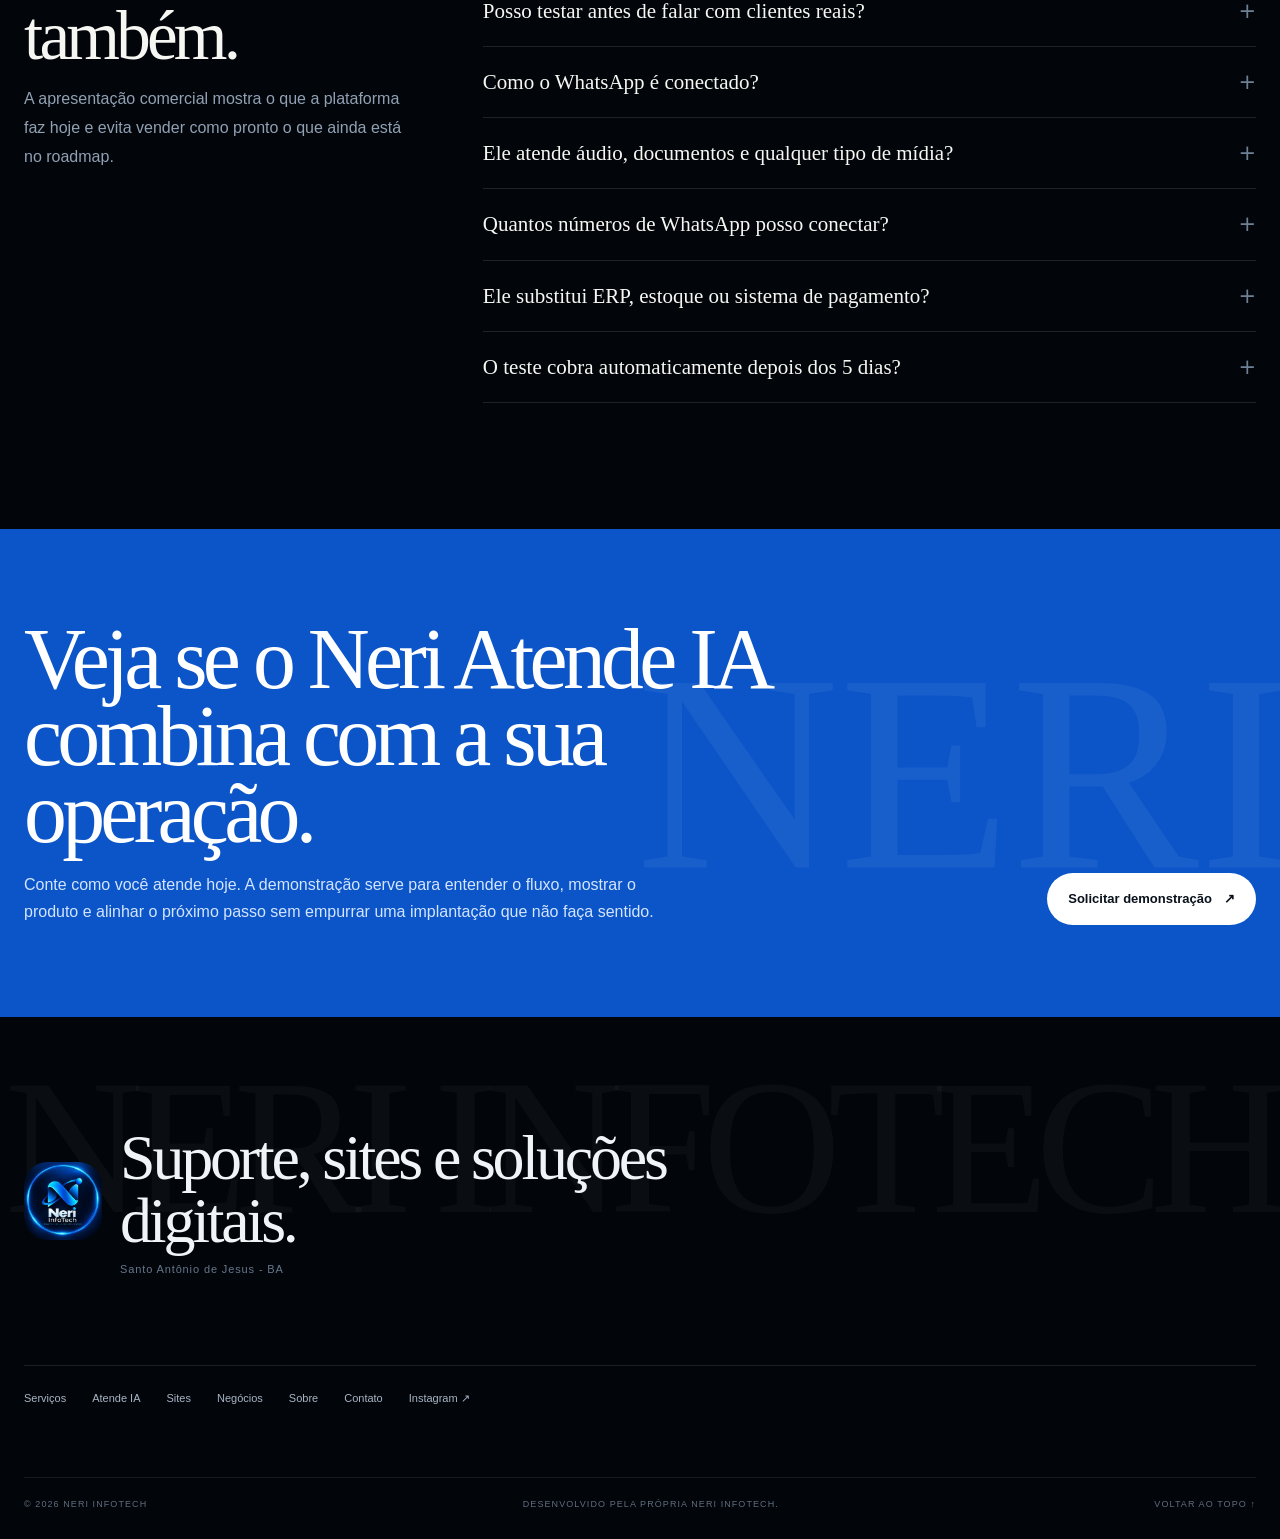
<file: atende-ia/index.html>
<!doctype html>
<html lang="pt-BR">
<head>
  <meta charset="utf-8">
  <meta name="viewport" content="width=device-width,initial-scale=1">
  <title>Neri Atende IA | Atendimento com IA para WhatsApp</title>
  <meta name="description" content="Centralize conversas, clientes, catálogo e agenda com o Neri Atende IA. Atendimento com IA, controle humano e planos para pequenos negócios.">
  <meta name="theme-color" content="#050b14">
  <meta name="robots" content="index,follow,max-image-preview:large">
  <link rel="canonical" href="https://neriinfotech.netlify.app/atende-ia/">
  <meta property="og:type" content="website">
  <meta property="og:locale" content="pt_BR">
  <meta property="og:site_name" content="Neri InfoTech">
  <meta property="og:title" content="Neri Atende IA | Atendimento com IA para WhatsApp">
  <meta property="og:description" content="Conversas, clientes, catálogo, agenda e IA com controle humano em uma plataforma para pequenos negócios.">
  <meta property="og:url" content="https://neriinfotech.netlify.app/atende-ia/">
  <meta property="og:image" content="https://neriinfotech.netlify.app/brand-og.jpg">
  <link rel="icon" href="/brand-mark.webp" type="image/webp">
  <link rel="apple-touch-icon" href="/apple-touch-icon.png">
  <link rel="stylesheet" href="/styles.css">
  <link rel="stylesheet" href="/pages.css">
  <link rel="stylesheet" href="/atende-sales.css">
  <script type="application/ld+json">
  {
    "@context":"https://schema.org",
    "@type":"SoftwareApplication",
    "name":"Neri Atende IA",
    "applicationCategory":"BusinessApplication",
    "operatingSystem":"Web",
    "description":"Plataforma de atendimento com IA para organizar conversas, clientes, catálogo, agenda e recuperação de oportunidades, mantendo controle humano.",
    "url":"https://neriinfotech.netlify.app/atende-ia/",
    "offers":[
      {"@type":"Offer","name":"Teste por 5 dias","price":"0","priceCurrency":"BRL"},
      {"@type":"Offer","name":"Essencial","price":"79","priceCurrency":"BRL"},
      {"@type":"Offer","name":"Profissional","price":"149","priceCurrency":"BRL"},
      {"@type":"Offer","name":"Negócios","price":"249","priceCurrency":"BRL"}
    ],
    "provider":{"@type":"Organization","name":"Neri InfoTech","url":"https://neriinfotech.netlify.app/"}
  }
  </script>
</head>
<body class="inner-page product-page">
  <a class="skip-link" href="#conteudo">Ir para o conteúdo</a>
  <div class="page-progress" aria-hidden="true"></div>

  <header class="site-header" id="top">
    <div class="container nav-wrap">
      <a class="brand" href="/" aria-label="Neri InfoTech - início"><img src="/brand-mark.webp" width="52" height="52" alt="" fetchpriority="high"><span><strong>Neri InfoTech</strong><small>Suporte, sites e soluções digitais</small></span></a>
      <button class="menu-toggle" type="button" aria-label="Abrir menu" aria-expanded="false" aria-controls="primary-nav"><span></span><span></span><span></span></button>
      <nav class="nav" id="primary-nav" aria-label="Navegação principal"><a href="/">Início</a><a href="/servicos/">Serviços</a><a href="/atende-ia/" aria-current="page">Atende IA</a><a href="/sites/">Sites</a><a href="/negocios/">Para negócios</a><a href="/sobre/">Sobre</a><a href="/contato/" class="nav-cta">Contato</a></nav>
    </div>
  </header>

  <main id="conteudo">
    <section class="subhero product-hero">
      <div class="container product-hero-layout">
        <div class="page-reveal">
          <p class="page-kicker">Neri Atende IA · software próprio Neri InfoTech</p>
          <h1>Atenda melhor pelo WhatsApp. <em>IA no repetitivo. Sua equipe no que importa.</em></h1>
          <p class="subhero-lead">O Neri Atende IA reúne conversas, clientes, catálogo, agenda e conhecimento do negócio em uma única operação. A IA usa o contexto cadastrado para apoiar o atendimento e a equipe pode assumir a conversa quando precisar.</p>
          <div class="subhero-actions">
            <a class="button button-primary" href="/contato/?servico=Neri%20Atende%20IA">Solicitar demonstração <span>↗</span></a>
            <a class="button button-quiet" href="#planos">Ver planos</a>
          </div>
          <div class="product-sales-note" aria-label="Condições principais"><span>Teste por 5 dias</span><span>Sem cobrança automática no teste</span><span>Controle humano das conversas</span><span>1 WhatsApp por empresa nesta fase</span></div>
        </div>

        <div class="product-console page-reveal" aria-label="Exemplo ilustrativo da central do Neri Atende IA">
          <div class="product-console-bar"><i></i><i></i><i></i><span>neri atende / central</span></div>
          <div class="product-console-body">
            <aside><strong>NERI</strong><span class="active">Conversas</span><span>Clientes</span><span>Catálogo</span><span>Agenda</span><span>Ensine sua IA</span><span>WhatsApp</span></aside>
            <div class="product-console-main">
              <div class="product-console-head"><div><small>ATENDIMENTO</small><strong>Central de conversas</strong></div><b>IA ativa</b></div>
              <div class="product-chat"><p><span>Cliente</span>Vocês têm esse serviço disponível amanhã?</p><p class="ai"><span>IA</span>Posso registrar sua preferência e passar o contexto para a equipe confirmar o horário.</p><p class="human"><span>Equipe</span>Conversa assumida. A partir daqui, o atendimento segue com uma pessoa.</p></div>
              <div class="product-console-stats"><div><small>CATÁLOGO</small><strong>Produtos e serviços</strong></div><div><small>AGENDA</small><strong>Preferências organizadas</strong></div></div>
            </div>
          </div>
        </div>
        <span class="page-index">IA</span>
      </div>
    </section>

    <section class="page-section paper">
      <div class="container">
        <div class="editorial-head page-reveal"><h2>Quando o WhatsApp cresce, <span>a operação precisa acompanhar.</span></h2><p>O produto foi pensado para pequenos comércios e prestadores de serviços que vendem por conversa e já sentem o atendimento espalhado entre mensagens, anotações e memória da equipe.</p></div>
        <div class="sales-problem-grid page-reveal">
          <article class="sales-problem"><small>01 / RESPOSTA</small><h3>Dúvida repetida consome tempo</h3><p>Horário, serviço, preço cadastrado e outras perguntas simples voltam o dia inteiro.</p></article>
          <article class="sales-problem"><small>02 / VENDA</small><h3>Oportunidade fica sem próximo passo</h3><p>O cliente pede informação ou orçamento e o acompanhamento pode se perder no meio das conversas.</p></article>
          <article class="sales-problem"><small>03 / ROTINA</small><h3>Informação fica espalhada</h3><p>Clientes, catálogo, agenda e histórico acabam divididos entre WhatsApp, planilhas e anotações.</p></article>
        </div>
      </div>
    </section>

    <section class="page-section deep" id="recursos">
      <div class="container">
        <div class="editorial-head page-reveal"><h2>Uma central para atender. <span>IA para apoiar, não para esconder o processo.</span></h2><p>O sistema usa as informações cadastradas na empresa e mantém a equipe no controle das conversas.</p></div>
        <div class="sales-benefits page-reveal">
          <article class="sales-benefit"><span>01</span><div><h3>Responde dúvidas frequentes</h3><p>Horários, serviços, políticas e outras informações podem ser usadas como contexto do atendimento.</p></div></article>
          <article class="sales-benefit"><span>02</span><div><h3>Apresenta seu catálogo</h3><p>Produtos e serviços ficam organizados com categorias, disponibilidade, promoções e informações comerciais.</p></div></article>
          <article class="sales-benefit"><span>03</span><div><h3>Ajuda na agenda</h3><p>Registra serviço, data e preferência de horário para a equipe acompanhar e confirmar.</p></div></article>
          <article class="sales-benefit"><span>04</span><div><h3>Organiza clientes</h3><p>Centraliza cadastro, histórico e contexto de atendimento para reduzir a dependência de anotações soltas.</p></div></article>
          <article class="sales-benefit"><span>05</span><div><h3>Retoma oportunidades</h3><p>Nos planos compatíveis, ajuda a identificar clientes inativos e preparar ações de recuperação e pós-venda.</p></div></article>
          <article class="sales-benefit"><span>06</span><div><h3>Você assume quando quiser</h3><p>A equipe pode tomar a conversa e interromper a resposta automática quando o atendimento humano fizer mais sentido.</p></div></article>
        </div>
      </div>
    </section>

    <section class="page-section light">
      <div class="container sales-flow">
        <div class="sales-flow-copy page-reveal"><p class="page-kicker">Como entra na operação</p><h2>Primeiro o seu negócio. Depois a automação.</h2><p>A venda do Neri Atende IA começa pela demonstração e pelo entendimento do fluxo atual. Nesta fase, ativação e configuração são acompanhadas pela Neri InfoTech.</p></div>
        <div class="sales-flow-list">
          <article class="sales-flow-step page-reveal"><span>01</span><div><h3>Mapeie o atendimento</h3><p>Entendemos o que sua equipe responde, vende, agenda e precisa acompanhar.</p><strong>Contexto antes da automação</strong></div></article>
          <article class="sales-flow-step page-reveal"><span>02</span><div><h3>Cadastre e ensine</h3><p>Horários, políticas, equipe, catálogo, serviços e conhecimento formam a base usada no atendimento.</p><strong>Informação verificável</strong></div></article>
          <article class="sales-flow-step page-reveal"><span>03</span><div><h3>Teste antes do cliente real</h3><p>A plataforma possui uma área de teste da IA que não envia mensagens para clientes reais.</p><strong>Validação primeiro</strong></div></article>
          <article class="sales-flow-step page-reveal"><span>04</span><div><h3>Conecte e acompanhe</h3><p>Depois da configuração, a equipe acompanha a central e assume manualmente sempre que necessário.</p><strong>IA + equipe</strong></div></article>
        </div>
      </div>
    </section>

    <section class="page-section product-pricing" id="planos">
      <div class="container">
        <div class="editorial-head page-reveal"><h2>Planos para começar enxuto. <span>Sem pagar por estrutura que você ainda não usa.</span></h2><p>Os limites abaixo correspondem ao catálogo comercial atual do Neri Atende IA. O teste inicial não gera cobrança automática.</p></div>
        <div class="plan-ledger page-reveal" aria-label="Planos do Neri Atende IA">
          <article class="plan-row"><span>01</span><h3>Teste por 5 dias</h3><p>1 usuário, até 20 clientes, catálogo, agenda e até 50 usos de IA durante o teste.</p><div class="plan-price"><small>5 dias</small><strong>Grátis</strong></div><a class="plan-cta" href="/contato/?servico=Neri%20Atende%20IA">Solicitar acesso →</a></article>
          <article class="plan-row"><span>02</span><h3>Essencial</h3><p>1 WhatsApp, 2 usuários, até 200 clientes e até 300 usos de IA por mês para operações de baixo volume.</p><div class="plan-price"><small>por mês</small><strong>R$ 79</strong></div><a class="plan-cta" href="/contato/?servico=Neri%20Atende%20IA">Tenho interesse →</a></article>
          <article class="plan-row featured"><span>03</span><h3>Profissional</h3><p>1 WhatsApp, 3 usuários, até 500 clientes, até 800 usos de IA por mês e recursos de recuperação e pós-venda.</p><div class="plan-price"><small>por mês</small><strong>R$ 149</strong></div><a class="plan-cta" href="/contato/?servico=Neri%20Atende%20IA">Solicitar demonstração →</a></article>
          <article class="plan-row"><span>04</span><h3>Negócios</h3><p>1 WhatsApp, 5 usuários, até 1.000 clientes e até 1.500 usos de IA por mês, com recuperação e pós-venda.</p><div class="plan-price"><small>por mês</small><strong>R$ 249</strong></div><a class="plan-cta" href="/contato/?servico=Neri%20Atende%20IA">Falar sobre o plano →</a></article>
        </div>
        <p class="plan-footnote">Os planos e limites acima são os defaults atuais do produto. Nesta fase, contratação, configuração e ativação são acompanhadas pela Neri InfoTech.</p>
      </div>
    </section>

    <section class="page-section paper">
      <div class="container">
        <div class="editorial-head page-reveal"><h2>Faz mais sentido para quem <span>vende por conversa.</span></h2><p>O Neri Atende IA é voltado principalmente a prestadores de serviços e pequenos comércios que precisam organizar atendimento, catálogo e próximos passos comerciais.</p></div>
        <div class="sales-audience page-reveal">
          <article><small>01 / COMÉRCIO</small><h3>Lojas e varejo</h3><p>Dúvidas de produtos, catálogo, preço cadastrado, disponibilidade e acompanhamento de oportunidades.</p></article>
          <article><small>02 / SERVIÇOS</small><h3>Prestadores e assistências</h3><p>Triagem do pedido, explicação de serviços, registro do interesse e passagem para atendimento humano.</p></article>
          <article><small>03 / AGENDA</small><h3>Negócios com horário marcado</h3><p>Registro de serviço, dia e preferência de horário para organização e confirmação posterior pela equipe.</p></article>
        </div>
      </div>
    </section>

    <section class="page-section deep">
      <div class="container product-faq">
        <div class="product-faq-copy page-reveal"><p class="page-kicker">Dúvidas antes da demonstração</p><h2>Promessa clara. <span>Limites claros também.</span></h2><p>A apresentação comercial mostra o que a plataforma faz hoje e evita vender como pronto o que ainda está no roadmap.</p></div>
        <div class="product-faq-list page-reveal">
          <details><summary>A IA usa quais informações?<span>+</span></summary><p>O atendimento usa o conhecimento, catálogo e configurações cadastradas para a empresa. Quando o fluxo precisa de uma pessoa, a conversa pode ser assumida pela equipe.</p></details>
          <details><summary>Posso assumir uma conversa?<span>+</span></summary><p>Sim. A central permite assumir a conversa e interromper a resposta automática naquele atendimento. Depois, ela pode ser devolvida para a IA.</p></details>
          <details><summary>Posso testar antes de falar com clientes reais?<span>+</span></summary><p>Sim. A plataforma possui uma área de teste da IA sem envio para clientes reais.</p></details>
          <details><summary>Como o WhatsApp é conectado?<span>+</span></summary><p>O produto possui integração por modo Web e também suporte à Meta Cloud API. A forma usada depende da implantação escolhida para a empresa.</p></details>
          <details><summary>Ele atende áudio, documentos e qualquer tipo de mídia?<span>+</span></summary><p>O atendimento automatizado atual é focado em texto. O suporte completo a áudio, documentos, mídia e recibos ainda não faz parte da proposta comercial desta fase.</p></details>
          <details><summary>Quantos números de WhatsApp posso conectar?<span>+</span></summary><p>Nesta fase, a estrutura comercial trabalha com um número de WhatsApp por empresa.</p></details>
          <details><summary>Ele substitui ERP, estoque ou sistema de pagamento?<span>+</span></summary><p>Não. O Neri Atende IA organiza atendimento, clientes, catálogo e agenda; estoque transacional, ERP e cobrança recorrente automática não fazem parte do produto atual.</p></details>
          <details><summary>O teste cobra automaticamente depois dos 5 dias?<span>+</span></summary><p>Não. O plano de teste atual dura cinco dias e não possui cobrança automática.</p></details>
        </div>
      </div>
    </section>

    <section class="page-band">
      <div class="container page-reveal"><div><h2>Veja se o Neri Atende IA combina com a sua operação.</h2><p>Conte como você atende hoje. A demonstração serve para entender o fluxo, mostrar o produto e alinhar o próximo passo sem empurrar uma implantação que não faça sentido.</p></div><a class="button button-light" href="/contato/?servico=Neri%20Atende%20IA">Solicitar demonstração <span>↗</span></a></div>
    </section>
  </main>

  <footer class="footer">
    <div class="container footer-main"><div class="footer-brand"><img src="/brand-mark.webp" width="64" height="64" loading="lazy" alt="Neri InfoTech"><p>Suporte, sites e soluções digitais.<br><span>Santo Antônio de Jesus - BA</span></p></div><nav aria-label="Links do rodapé"><a href="/servicos/">Serviços</a><a href="/atende-ia/">Atende IA</a><a href="/sites/">Sites</a><a href="/negocios/">Negócios</a><a href="/sobre/">Sobre</a><a href="/contato/">Contato</a><a href="https://www.instagram.com/neriinfotech/" target="_blank" rel="noopener noreferrer">Instagram ↗</a></nav></div>
    <div class="container footer-bottom"><span>© <span id="year"></span> Neri InfoTech</span><span>Desenvolvido pela própria Neri InfoTech.</span><a href="#top">Voltar ao topo ↑</a></div>
  </footer>

  <a class="whatsapp-float" href="https://wa.me/5575999294419?text=Ol%C3%A1!%20Quero%20conhecer%20o%20Neri%20Atende%20IA." target="_blank" rel="noopener noreferrer" aria-label="Perguntar sobre o Neri Atende IA pelo WhatsApp">WhatsApp <span aria-hidden="true">↗</span></a>
  <script src="/pages.js" defer></script>
</body>
</html>
</file>
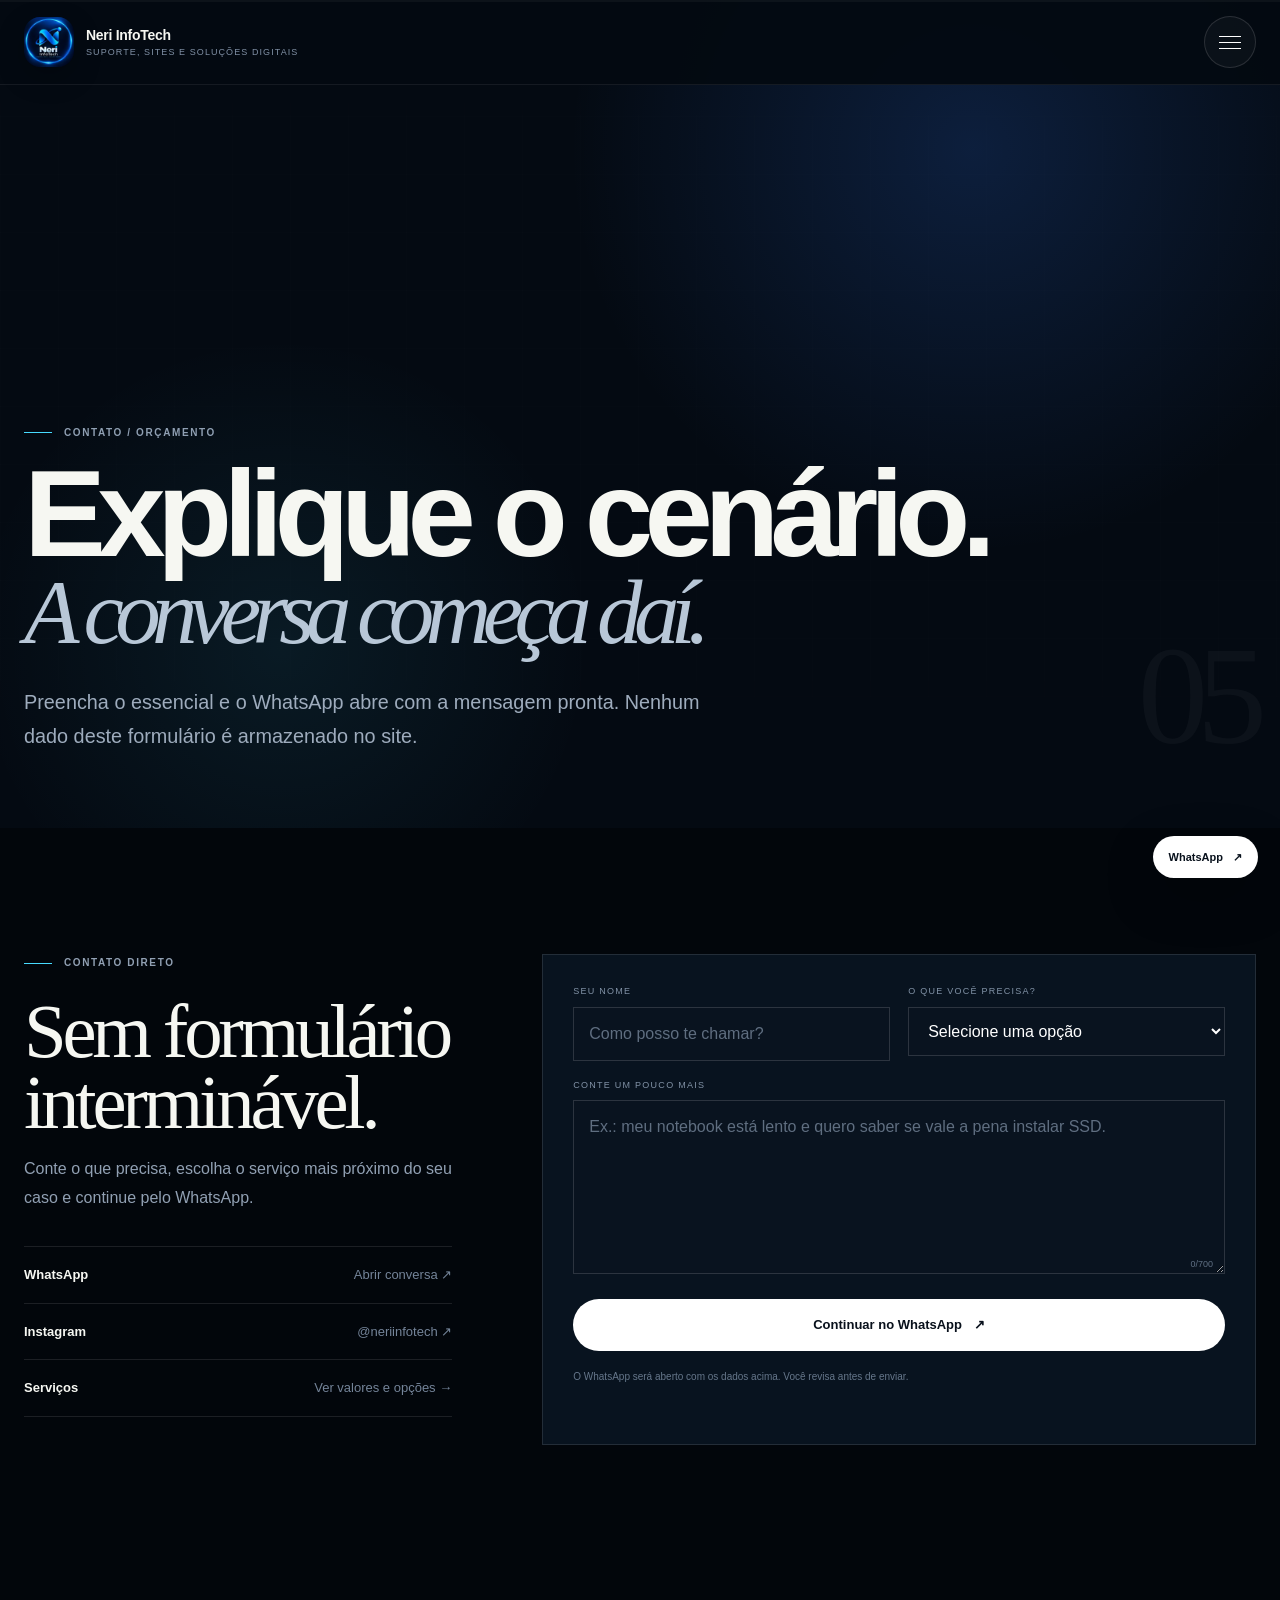
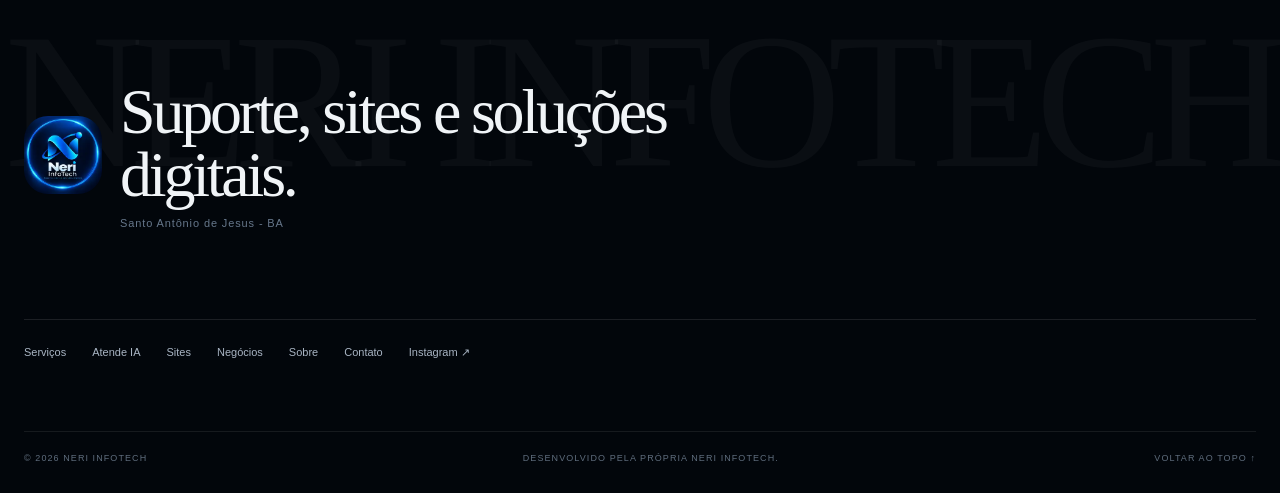
<file: contato/index.html>
<!doctype html>
<html lang="pt-BR">
<head>
  <meta charset="utf-8"><meta name="viewport" content="width=device-width,initial-scale=1">
  <title>Contato e Orçamento | Neri InfoTech</title>
  <meta name="description" content="Solicite orçamento para assistência técnica, upgrades, redes, suporte remoto ou criação de sites pelo WhatsApp.">
  <meta name="theme-color" content="#050b14"><meta name="robots" content="index,follow,max-image-preview:large">
  <link rel="canonical" href="https://neriinfotech.netlify.app/contato/">
  <meta property="og:type" content="website"><meta property="og:locale" content="pt_BR"><meta property="og:site_name" content="Neri InfoTech"><meta property="og:title" content="Contato e Orçamento | Neri InfoTech"><meta property="og:description" content="Solicite orçamento para assistência técnica, upgrades, redes, suporte remoto ou criação de sites pelo WhatsApp."><meta property="og:url" content="https://neriinfotech.netlify.app/contato/"><meta property="og:image" content="https://neriinfotech.netlify.app/brand-og.jpg">
  <link rel="icon" href="/brand-mark.webp" type="image/webp"><link rel="apple-touch-icon" href="/apple-touch-icon.png"><link rel="stylesheet" href="/styles.css"><link rel="stylesheet" href="/pages.css">
</head>
<body class="inner-page">
  <a class="skip-link" href="#conteudo">Ir para o conteúdo</a><div class="page-progress" aria-hidden="true"></div>
  <header class="site-header" id="top"><div class="container nav-wrap"><a class="brand" href="/" aria-label="Neri InfoTech - início"><img src="/brand-mark.webp" width="52" height="52" alt="" fetchpriority="high"><span><strong>Neri InfoTech</strong><small>Suporte, sites e soluções digitais</small></span></a><button class="menu-toggle" type="button" aria-label="Abrir menu" aria-expanded="false" aria-controls="primary-nav"><span></span><span></span><span></span></button><nav class="nav" id="primary-nav" aria-label="Navegação principal"><a href="/">Início</a><a href="/servicos/">Serviços</a><a href="/sites/">Sites</a><a href="/negocios/">Para negócios</a><a href="/sobre/">Sobre</a><a href="/contato/" aria-current="page" class="nav-cta">Contato</a></nav></div></header>
  <main id="conteudo">
    <section class="subhero"><div class="container page-reveal"><p class="page-kicker">Contato / orçamento</p><h1>Explique o cenário. <em>A conversa começa daí.</em></h1><p class="subhero-lead">Preencha o essencial e o WhatsApp abre com a mensagem pronta. Nenhum dado deste formulário é armazenado no site.</p><span class="page-index">05</span></div></section>
    <section class="page-section deep" id="orcamento"><div class="container contact-layout"><div class="contact-copy page-reveal"><p class="page-kicker">Contato direto</p><h2>Sem formulário interminável.</h2><p>Conte o que precisa, escolha o serviço mais próximo do seu caso e continue pelo WhatsApp.</p><div class="contact-links"><a href="https://wa.me/5575999294419" target="_blank" rel="noopener noreferrer"><strong>WhatsApp</strong><span>Abrir conversa ↗</span></a><a href="https://www.instagram.com/neriinfotech/" target="_blank" rel="noopener noreferrer"><strong>Instagram</strong><span>@neriinfotech ↗</span></a><a href="/servicos/"><strong>Serviços</strong><span>Ver valores e opções →</span></a></div></div><form class="quote-form page-reveal" id="quoteForm" novalidate>
      <div class="field"><label for="nome">Seu nome</label><input id="nome" name="nome" type="text" autocomplete="name" maxlength="80" placeholder="Como posso te chamar?" required></div>
      <div class="field"><label for="servico">O que você precisa?</label><select id="servico" name="servico" required><option value="">Selecione uma opção</option><option>Assistência técnica</option><option>Formatação Premium</option><option>Instalação SSD + Formatação</option><option>Upgrade de RAM</option><option>Limpeza + Pasta Térmica</option><option>Otimização de Sistema</option><option>Reparo de Sistema</option><option>Configuração de rede</option><option>Recuperação de dados</option><option>Suporte remoto</option><option>Página de Bio / Link na Bio</option><option>Landing Page</option><option>Site Institucional</option><option>Soluções para empresa</option><option>Outro</option></select></div>
      <div class="field field-full"><label for="mensagem">Conte um pouco mais</label><textarea id="mensagem" name="mensagem" rows="6" maxlength="700" placeholder="Ex.: meu notebook está lento e quero saber se vale a pena instalar SSD." required></textarea><small class="char-counter"><span id="charCount">0</span>/700</small></div>
      <button class="button button-light field-full" type="submit">Continuar no WhatsApp <span>↗</span></button><p class="form-note field-full">O WhatsApp será aberto com os dados acima. Você revisa antes de enviar.</p><p class="form-status field-full" id="formStatus" role="status" aria-live="polite"></p>
    </form></div></section>
  </main>
  <footer class="footer"><div class="container footer-main"><div class="footer-brand"><img src="/brand-mark.webp" width="64" height="64" loading="lazy" alt="Neri InfoTech"><p>Suporte, sites e soluções digitais.<br><span>Santo Antônio de Jesus - BA</span></p></div><nav aria-label="Links do rodapé"><a href="/servicos/">Serviços</a><a href="/sites/">Sites</a><a href="/negocios/">Negócios</a><a href="/sobre/">Sobre</a><a href="/contato/">Contato</a><a href="https://www.instagram.com/neriinfotech/" target="_blank" rel="noopener noreferrer">Instagram ↗</a></nav></div><div class="container footer-bottom"><span>© <span id="year"></span> Neri InfoTech</span><span>Desenvolvido pela própria Neri InfoTech.</span><a href="#top">Voltar ao topo ↑</a></div></footer>
  <a class="whatsapp-float" href="https://wa.me/5575999294419?text=Ol%C3%A1!%20Vi%20o%20site%20da%20Neri%20InfoTech%20e%20gostaria%20de%20conversar." target="_blank" rel="noopener noreferrer" aria-label="Falar com a Neri InfoTech pelo WhatsApp">WhatsApp <span aria-hidden="true">↗</span></a><script src="/pages.js" defer></script>
</body>
</html>
</file>
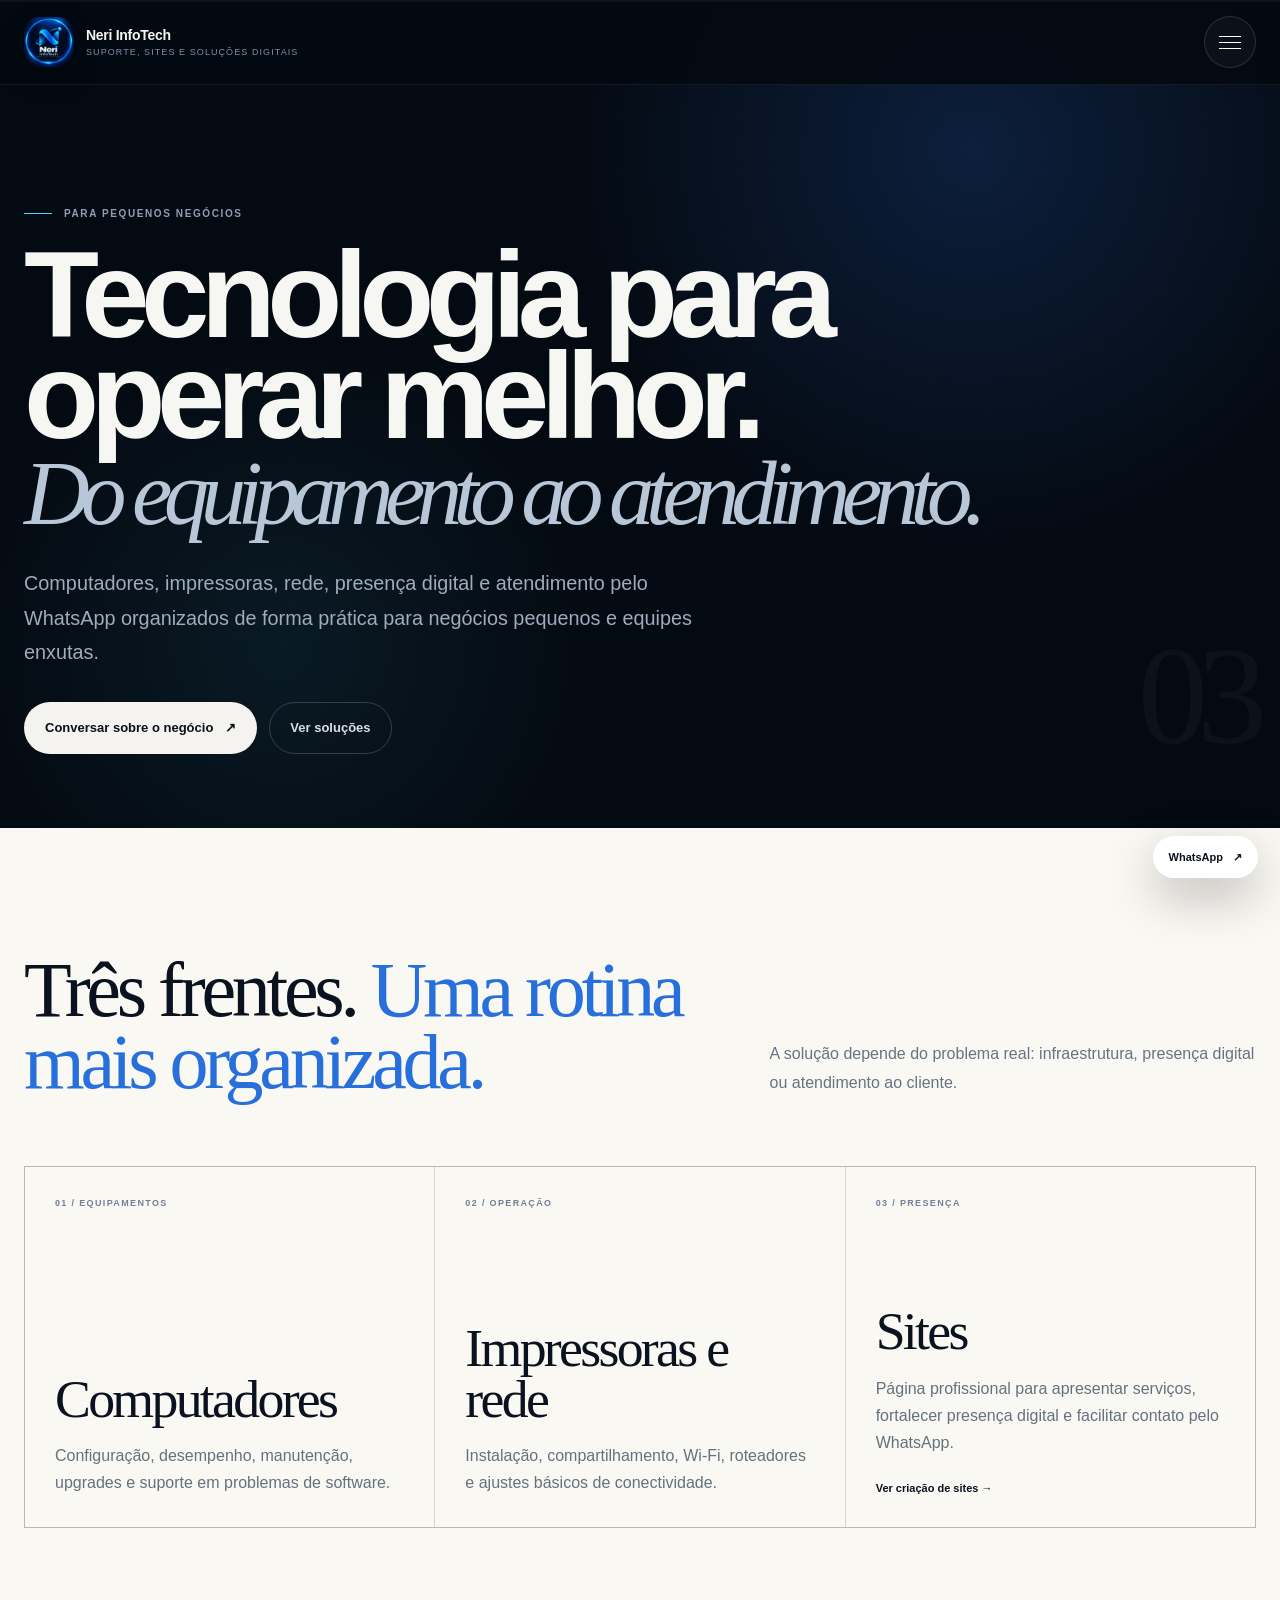
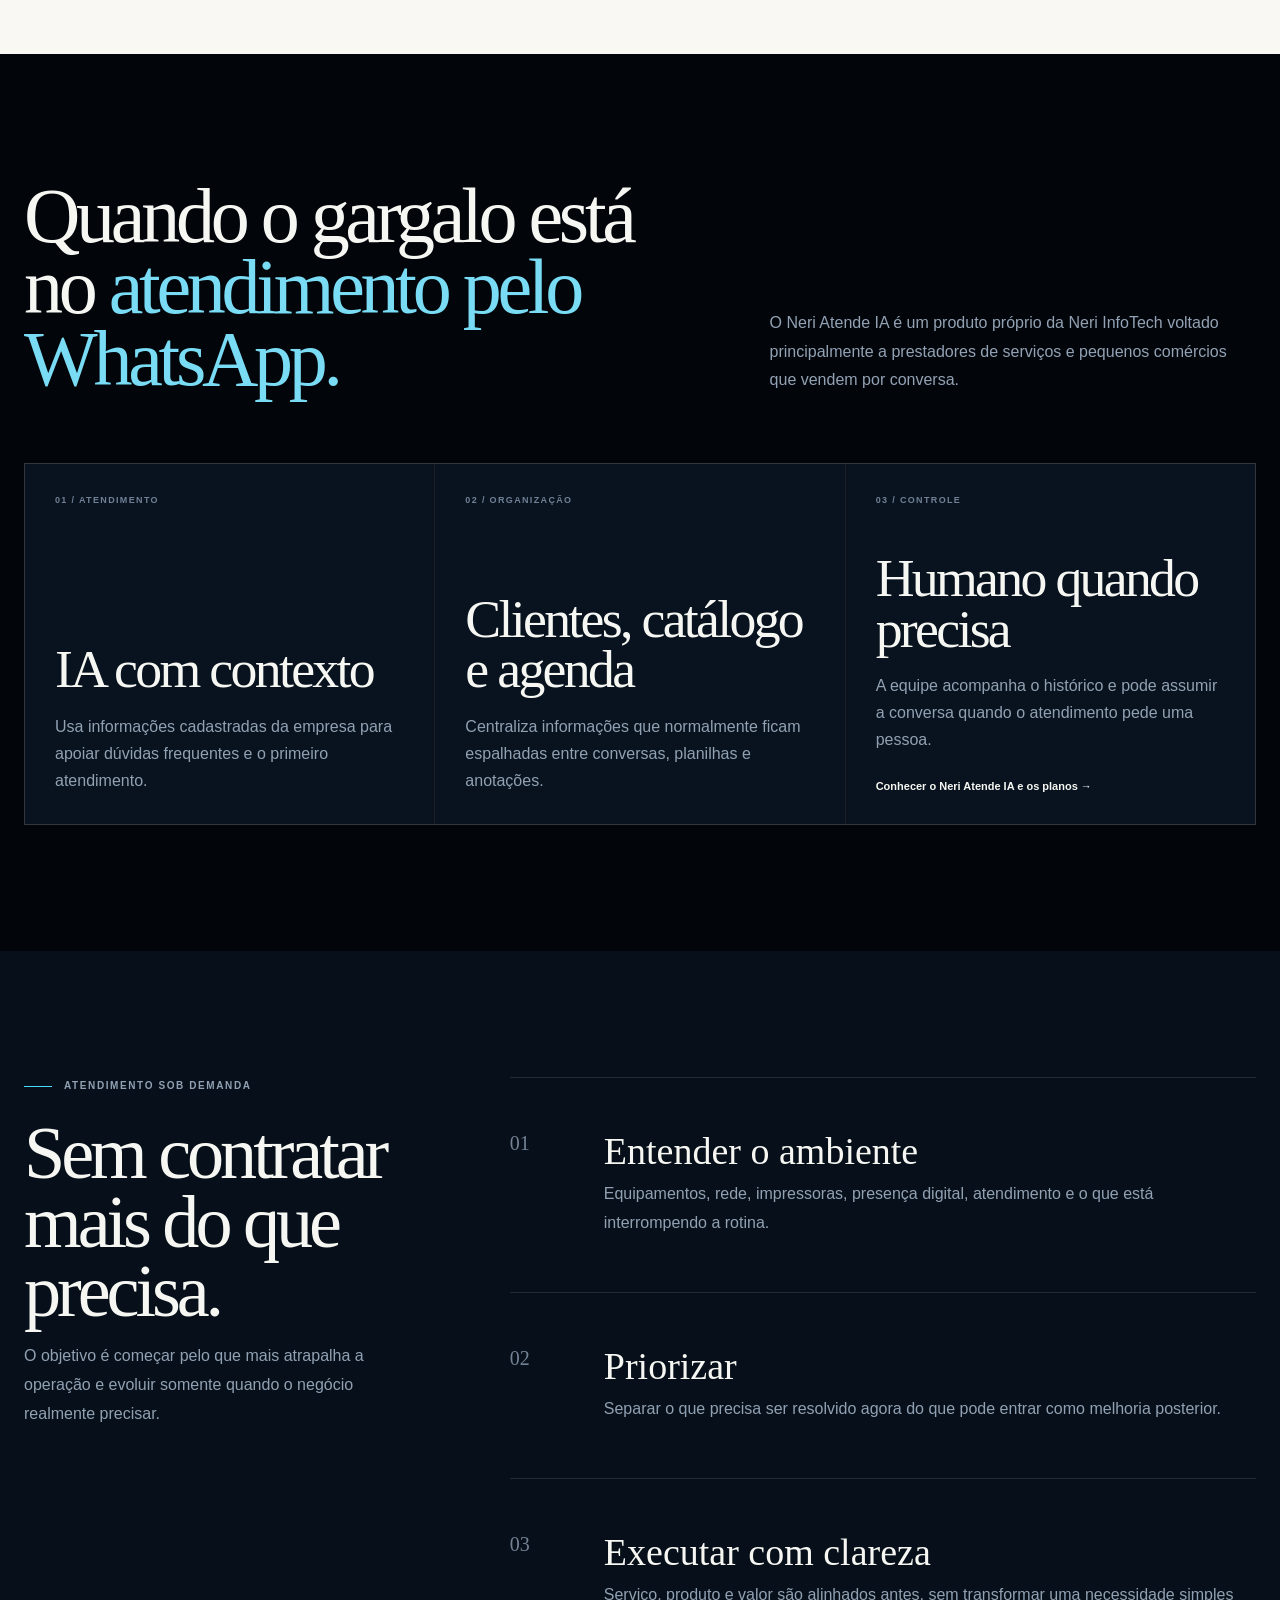
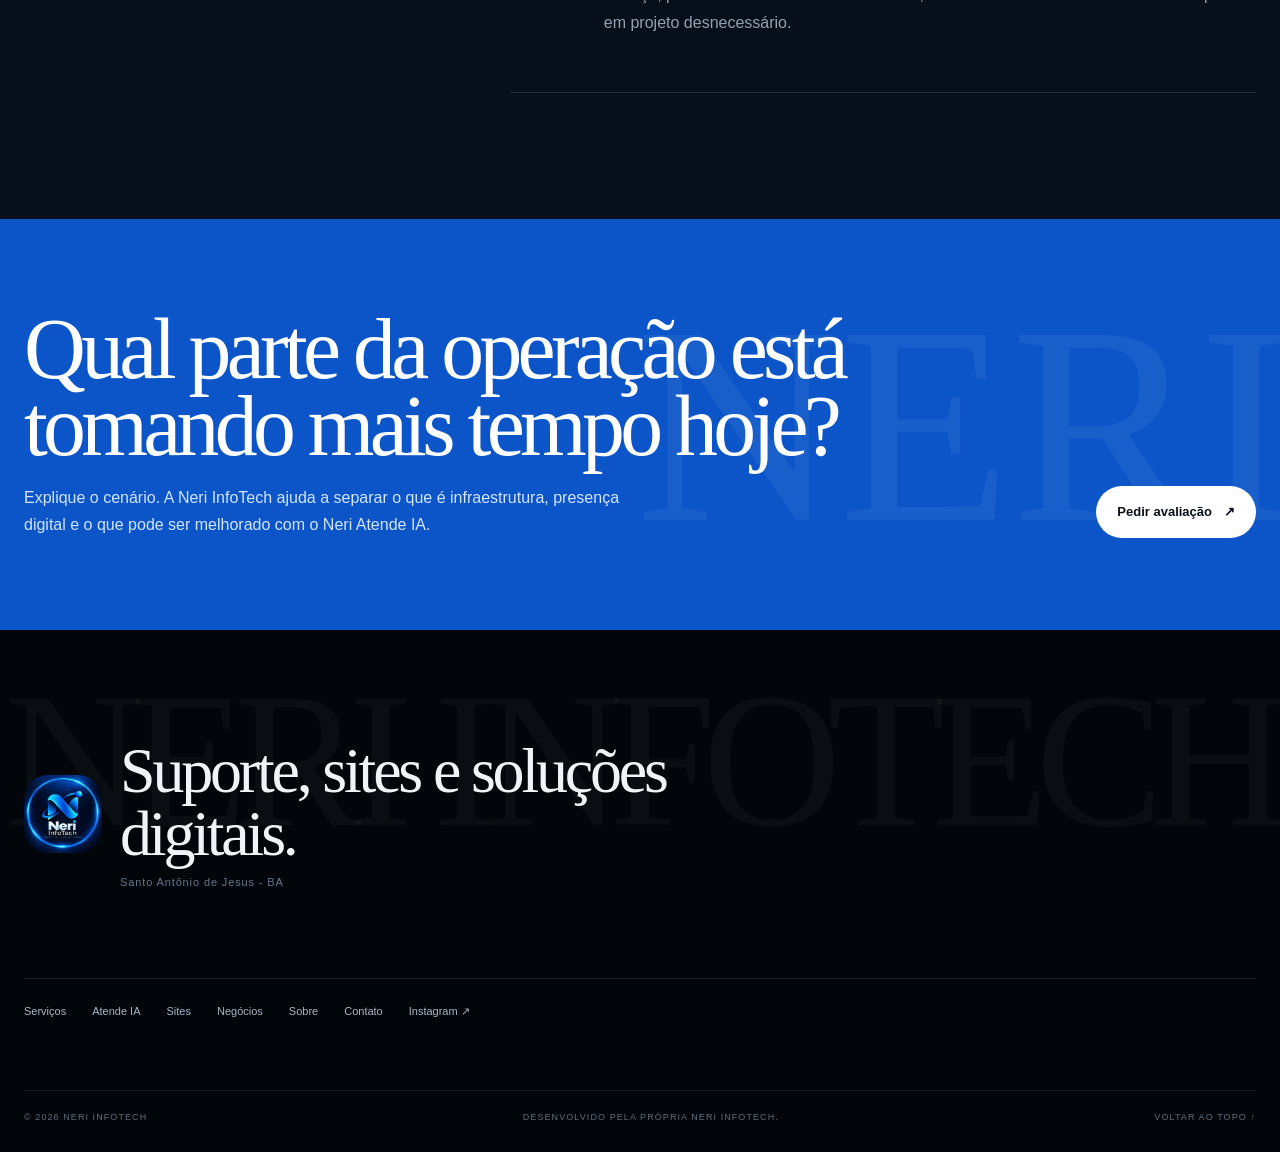
<file: negocios/index.html>
<!doctype html>
<html lang="pt-BR">
<head>
  <meta charset="utf-8"><meta name="viewport" content="width=device-width,initial-scale=1">
  <title>Soluções para Pequenos Negócios | Neri InfoTech</title>
  <meta name="description" content="Suporte para computadores, impressoras, redes, sites e atendimento com IA para pequenos negócios em Santo Antônio de Jesus - BA.">
  <meta name="theme-color" content="#050b14"><meta name="robots" content="index,follow,max-image-preview:large">
  <link rel="canonical" href="https://neriinfotech.netlify.app/negocios/">
  <meta property="og:type" content="website"><meta property="og:locale" content="pt_BR"><meta property="og:site_name" content="Neri InfoTech"><meta property="og:title" content="Soluções para Pequenos Negócios | Neri InfoTech"><meta property="og:description" content="Suporte para computadores, impressoras, redes, sites e atendimento com IA para pequenos negócios."><meta property="og:url" content="https://neriinfotech.netlify.app/negocios/"><meta property="og:image" content="https://neriinfotech.netlify.app/brand-og.jpg">
  <link rel="icon" href="/brand-mark.webp" type="image/webp"><link rel="apple-touch-icon" href="/apple-touch-icon.png"><link rel="stylesheet" href="/styles.css"><link rel="stylesheet" href="/pages.css">
</head>
<body class="inner-page">
  <a class="skip-link" href="#conteudo">Ir para o conteúdo</a><div class="page-progress" aria-hidden="true"></div>
  <header class="site-header" id="top"><div class="container nav-wrap"><a class="brand" href="/" aria-label="Neri InfoTech - início"><img src="/brand-mark.webp" width="52" height="52" alt="" fetchpriority="high"><span><strong>Neri InfoTech</strong><small>Suporte, sites e soluções digitais</small></span></a><button class="menu-toggle" type="button" aria-label="Abrir menu" aria-expanded="false" aria-controls="primary-nav"><span></span><span></span><span></span></button><nav class="nav" id="primary-nav" aria-label="Navegação principal"><a href="/">Início</a><a href="/servicos/">Serviços</a><a href="/atende-ia/">Atende IA</a><a href="/sites/">Sites</a><a href="/negocios/" aria-current="page">Para negócios</a><a href="/sobre/">Sobre</a><a href="/contato/" class="nav-cta">Contato</a></nav></div></header>
  <main id="conteudo">
    <section class="subhero"><div class="container page-reveal"><p class="page-kicker">Para pequenos negócios</p><h1>Tecnologia para operar melhor. <em>Do equipamento ao atendimento.</em></h1><p class="subhero-lead">Computadores, impressoras, rede, presença digital e atendimento pelo WhatsApp organizados de forma prática para negócios pequenos e equipes enxutas.</p><div class="subhero-actions"><a class="button button-primary" href="/contato/?servico=Soluções%20para%20empresa">Conversar sobre o negócio <span>↗</span></a><a class="button button-quiet" href="#estrutura">Ver soluções</a></div><span class="page-index">03</span></div></section>

    <section class="page-section paper" id="estrutura"><div class="container"><div class="editorial-head page-reveal"><h2>Três frentes. <span>Uma rotina mais organizada.</span></h2><p>A solução depende do problema real: infraestrutura, presença digital ou atendimento ao cliente.</p></div><div class="feature-grid page-reveal"><article class="feature-block"><small>01 / EQUIPAMENTOS</small><h3>Computadores</h3><p>Configuração, desempenho, manutenção, upgrades e suporte em problemas de software.</p></article><article class="feature-block"><small>02 / OPERAÇÃO</small><h3>Impressoras e rede</h3><p>Instalação, compartilhamento, Wi‑Fi, roteadores e ajustes básicos de conectividade.</p></article><article class="feature-block"><small>03 / PRESENÇA</small><h3>Sites</h3><p>Página profissional para apresentar serviços, fortalecer presença digital e facilitar contato pelo WhatsApp.</p><a href="/sites/">Ver criação de sites →</a></article></div></div></section>

    <section class="page-section deep"><div class="container"><div class="editorial-head page-reveal"><h2>Quando o gargalo está no <span>atendimento pelo WhatsApp.</span></h2><p>O Neri Atende IA é um produto próprio da Neri InfoTech voltado principalmente a prestadores de serviços e pequenos comércios que vendem por conversa.</p></div><div class="feature-grid page-reveal"><article class="feature-block"><small>01 / ATENDIMENTO</small><h3>IA com contexto</h3><p>Usa informações cadastradas da empresa para apoiar dúvidas frequentes e o primeiro atendimento.</p></article><article class="feature-block"><small>02 / ORGANIZAÇÃO</small><h3>Clientes, catálogo e agenda</h3><p>Centraliza informações que normalmente ficam espalhadas entre conversas, planilhas e anotações.</p></article><article class="feature-block"><small>03 / CONTROLE</small><h3>Humano quando precisa</h3><p>A equipe acompanha o histórico e pode assumir a conversa quando o atendimento pede uma pessoa.</p><a href="/atende-ia/">Conhecer o Neri Atende IA e os planos →</a></article></div></div></section>

    <section class="page-section dark"><div class="container split-story"><div class="story-sticky page-reveal"><p class="page-kicker">Atendimento sob demanda</p><h2>Sem contratar mais do que precisa.</h2><p>O objetivo é começar pelo que mais atrapalha a operação e evoluir somente quando o negócio realmente precisar.</p></div><div class="story-steps"><article class="story-step page-reveal"><span>01</span><div><h3>Entender o ambiente</h3><p>Equipamentos, rede, impressoras, presença digital, atendimento e o que está interrompendo a rotina.</p></div></article><article class="story-step page-reveal"><span>02</span><div><h3>Priorizar</h3><p>Separar o que precisa ser resolvido agora do que pode entrar como melhoria posterior.</p></div></article><article class="story-step page-reveal"><span>03</span><div><h3>Executar com clareza</h3><p>Serviço, produto e valor são alinhados antes, sem transformar uma necessidade simples em projeto desnecessário.</p></div></article></div></div></section>

    <section class="page-band"><div class="container page-reveal"><div><h2>Qual parte da operação está tomando mais tempo hoje?</h2><p>Explique o cenário. A Neri InfoTech ajuda a separar o que é infraestrutura, presença digital e o que pode ser melhorado com o Neri Atende IA.</p></div><a class="button button-light" href="/contato/?servico=Soluções%20para%20empresa">Pedir avaliação <span>↗</span></a></div></section>
  </main>
  <footer class="footer"><div class="container footer-main"><div class="footer-brand"><img src="/brand-mark.webp" width="64" height="64" loading="lazy" alt="Neri InfoTech"><p>Suporte, sites e soluções digitais.<br><span>Santo Antônio de Jesus - BA</span></p></div><nav aria-label="Links do rodapé"><a href="/servicos/">Serviços</a><a href="/atende-ia/">Atende IA</a><a href="/sites/">Sites</a><a href="/negocios/">Negócios</a><a href="/sobre/">Sobre</a><a href="/contato/">Contato</a><a href="https://www.instagram.com/neriinfotech/" target="_blank" rel="noopener noreferrer">Instagram ↗</a></nav></div><div class="container footer-bottom"><span>© <span id="year"></span> Neri InfoTech</span><span>Desenvolvido pela própria Neri InfoTech.</span><a href="#top">Voltar ao topo ↑</a></div></footer>
  <a class="whatsapp-float" href="https://wa.me/5575999294419?text=Ol%C3%A1!%20Vi%20o%20site%20da%20Neri%20InfoTech%20e%20gostaria%20de%20conversar." target="_blank" rel="noopener noreferrer" aria-label="Falar com a Neri InfoTech pelo WhatsApp">WhatsApp <span aria-hidden="true">↗</span></a><script src="/pages.js" defer></script>
</body>
</html>
</file>
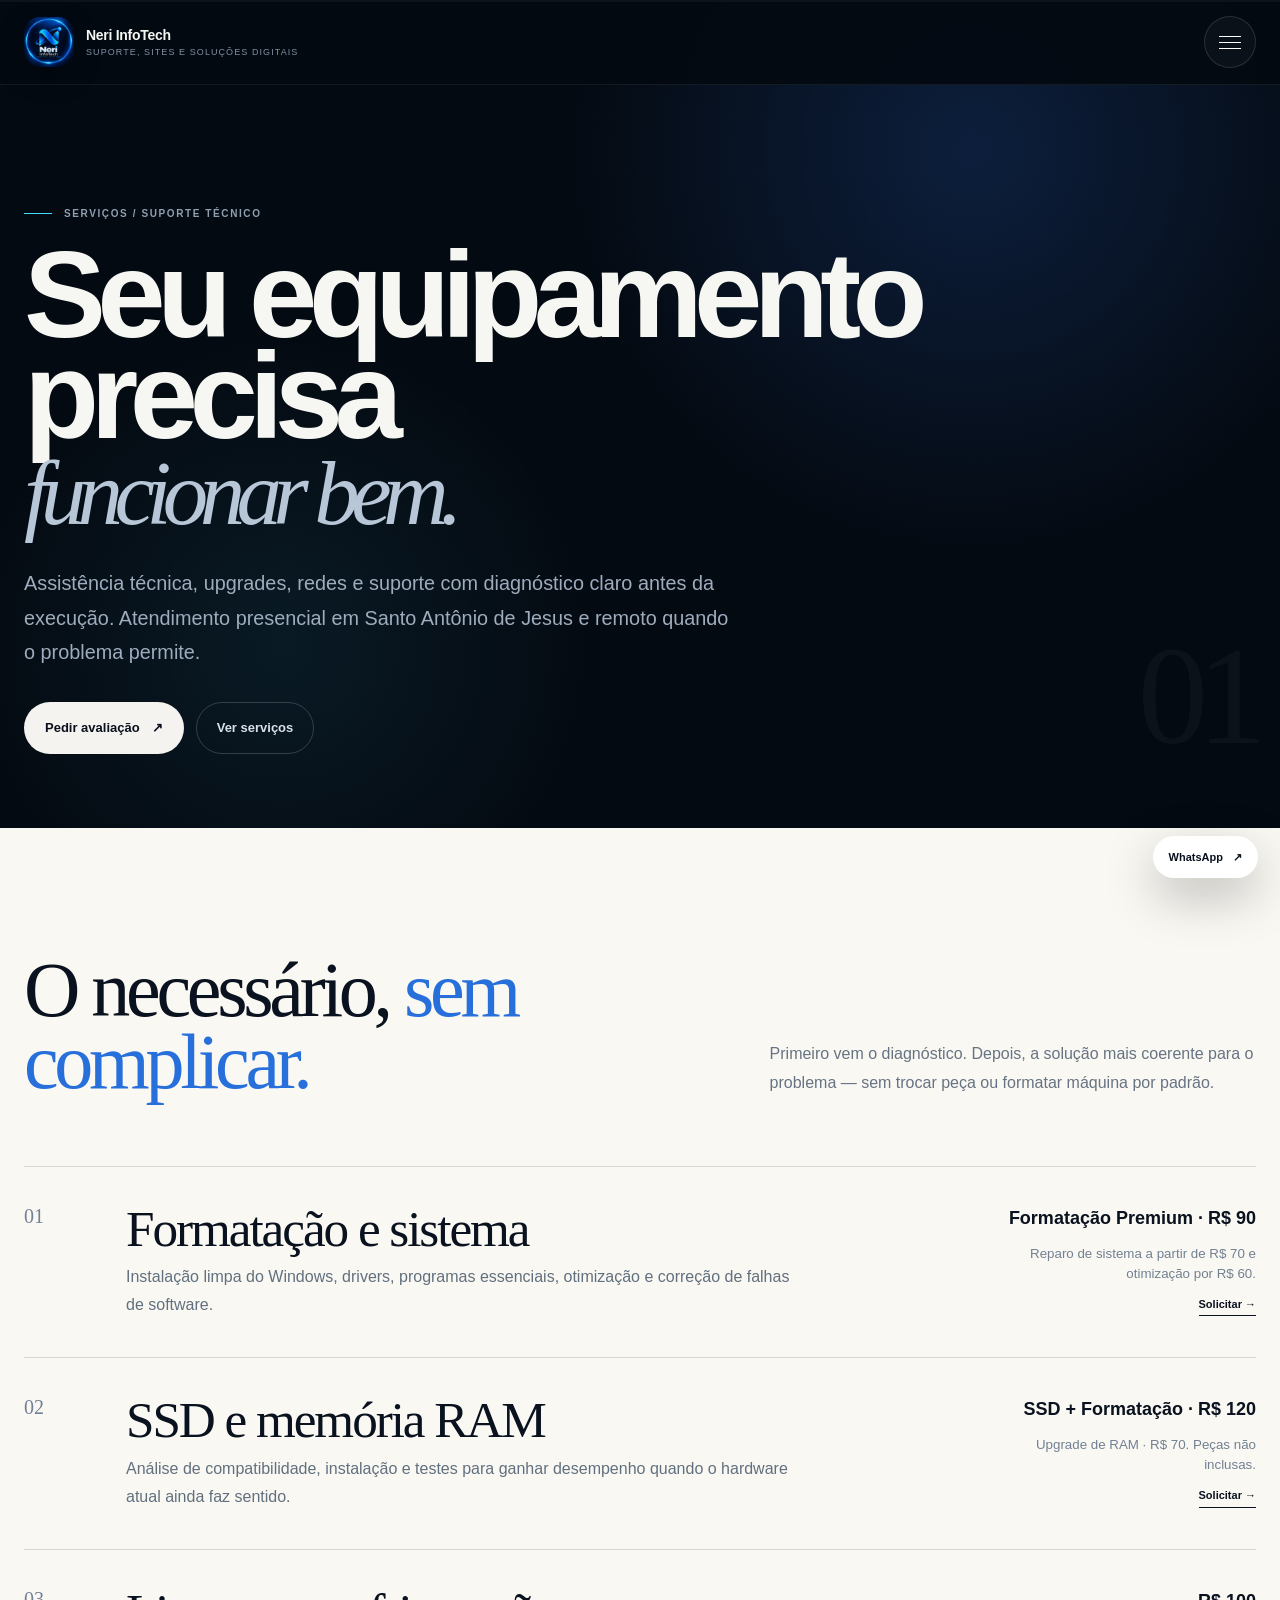
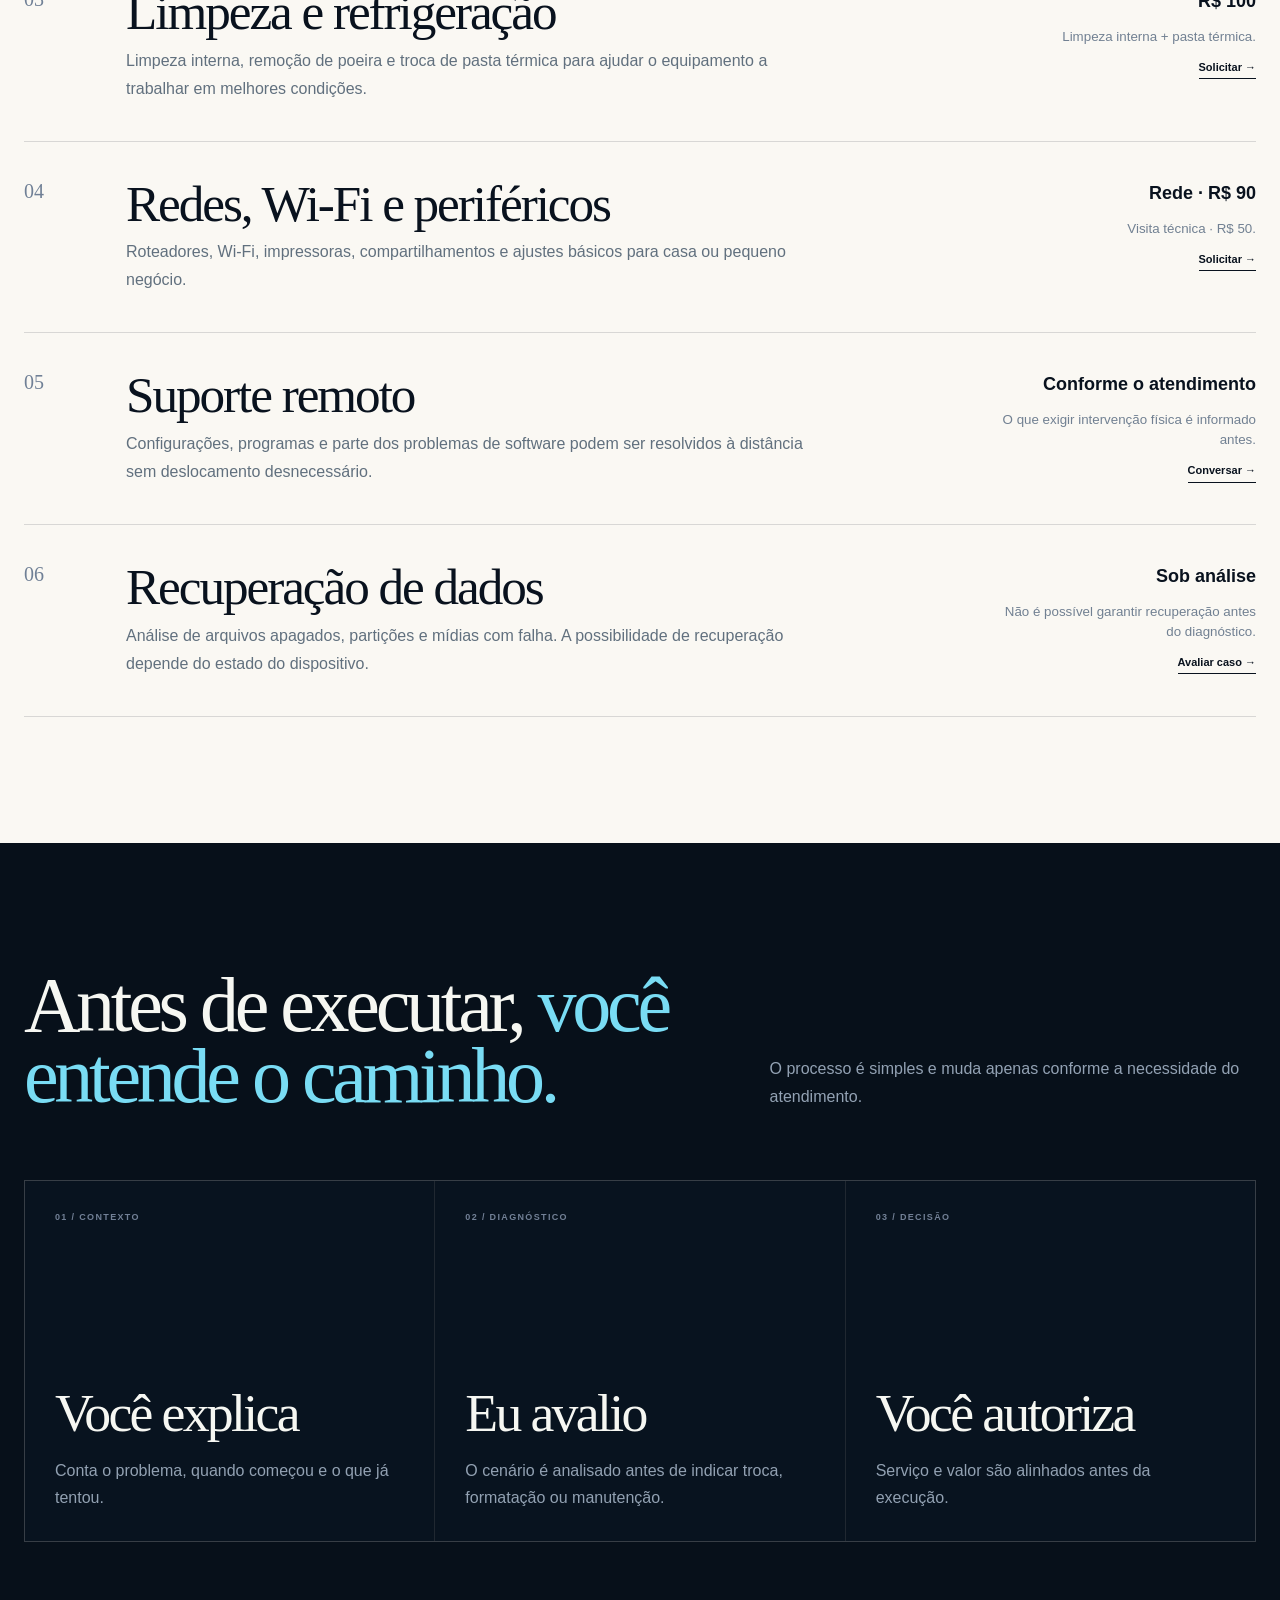
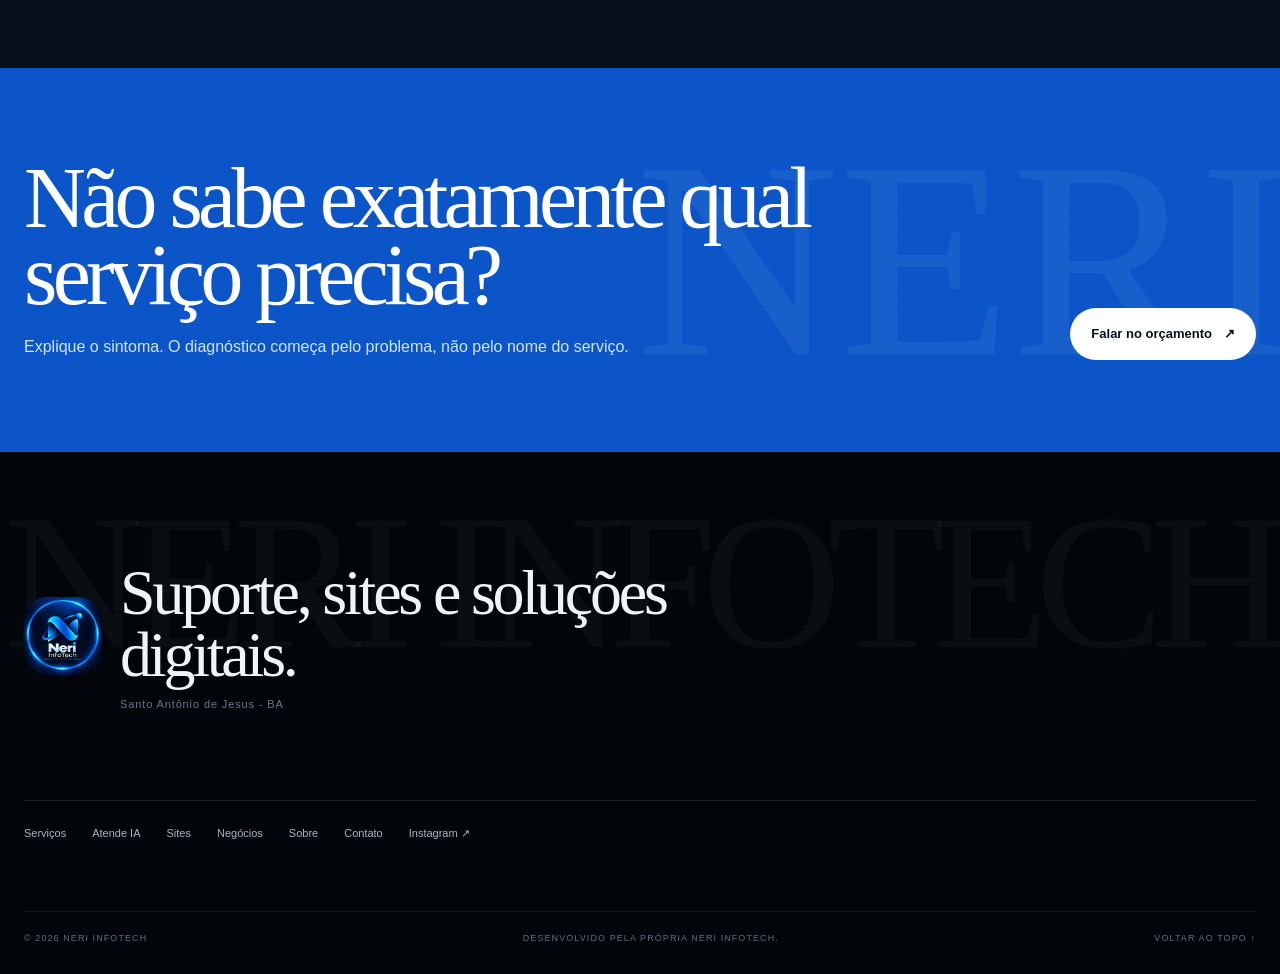
<file: servicos/index.html>
<!doctype html>
<html lang="pt-BR">
<head>
  <meta charset="utf-8">
  <meta name="viewport" content="width=device-width,initial-scale=1">
  <title>Serviços de Informática em Santo Antônio de Jesus | Neri InfoTech</title>
  <meta name="description" content="Formatação, SSD, memória RAM, limpeza, redes, suporte remoto e recuperação de dados em Santo Antônio de Jesus - BA.">
  <meta name="theme-color" content="#050b14">
  <meta name="robots" content="index,follow,max-image-preview:large">
  <link rel="canonical" href="https://neriinfotech.netlify.app/servicos/">
  <meta property="og:type" content="website"><meta property="og:locale" content="pt_BR"><meta property="og:site_name" content="Neri InfoTech">
  <meta property="og:title" content="Serviços de Informática em Santo Antônio de Jesus | Neri InfoTech"><meta property="og:description" content="Formatação, SSD, memória RAM, limpeza, redes, suporte remoto e recuperação de dados em Santo Antônio de Jesus - BA."><meta property="og:url" content="https://neriinfotech.netlify.app/servicos/"><meta property="og:image" content="https://neriinfotech.netlify.app/brand-og.jpg">
  <link rel="icon" href="/brand-mark.webp" type="image/webp"><link rel="apple-touch-icon" href="/apple-touch-icon.png">
  <link rel="stylesheet" href="/styles.css"><link rel="stylesheet" href="/pages.css">
</head>
<body class="inner-page">
  <a class="skip-link" href="#conteudo">Ir para o conteúdo</a>
  <div class="page-progress" aria-hidden="true"></div>
  <header class="site-header" id="top"><div class="container nav-wrap"><a class="brand" href="/" aria-label="Neri InfoTech - início"><img src="/brand-mark.webp" width="52" height="52" alt="" fetchpriority="high"><span><strong>Neri InfoTech</strong><small>Suporte, sites e soluções digitais</small></span></a><button class="menu-toggle" type="button" aria-label="Abrir menu" aria-expanded="false" aria-controls="primary-nav"><span></span><span></span><span></span></button><nav class="nav" id="primary-nav" aria-label="Navegação principal"><a href="/">Início</a><a href="/servicos/" aria-current="page">Serviços</a><a href="/sites/">Sites</a><a href="/negocios/">Para negócios</a><a href="/sobre/">Sobre</a><a href="/contato/" class="nav-cta">Contato</a></nav></div></header>
  <main id="conteudo">
    <section class="subhero"><div class="container page-reveal"><p class="page-kicker">Serviços / suporte técnico</p><h1>Seu equipamento precisa <em>funcionar bem.</em></h1><p class="subhero-lead">Assistência técnica, upgrades, redes e suporte com diagnóstico claro antes da execução. Atendimento presencial em Santo Antônio de Jesus e remoto quando o problema permite.</p><div class="subhero-actions"><a class="button button-primary" href="/contato/">Pedir avaliação <span>↗</span></a><a class="button button-quiet" href="#servicos-lista">Ver serviços</a></div><span class="page-index">01</span></div></section>
    <section class="page-section paper" id="servicos-lista"><div class="container"><div class="editorial-head page-reveal"><h2>O necessário, <span>sem complicar.</span></h2><p>Primeiro vem o diagnóstico. Depois, a solução mais coerente para o problema — sem trocar peça ou formatar máquina por padrão.</p></div><div class="editorial-list">
      <article class="editorial-item page-reveal"><span>01</span><div><h3>Formatação e sistema</h3><p>Instalação limpa do Windows, drivers, programas essenciais, otimização e correção de falhas de software.</p></div><div class="editorial-meta"><strong>Formatação Premium · R$ 90</strong><small>Reparo de sistema a partir de R$ 70 e otimização por R$ 60.</small><a href="/contato/?servico=Formatação%20Premium">Solicitar →</a></div></article>
      <article class="editorial-item page-reveal"><span>02</span><div><h3>SSD e memória RAM</h3><p>Análise de compatibilidade, instalação e testes para ganhar desempenho quando o hardware atual ainda faz sentido.</p></div><div class="editorial-meta"><strong>SSD + Formatação · R$ 120</strong><small>Upgrade de RAM · R$ 70. Peças não inclusas.</small><a href="/contato/?servico=Instalação%20SSD%20%2B%20Formatação">Solicitar →</a></div></article>
      <article class="editorial-item page-reveal"><span>03</span><div><h3>Limpeza e refrigeração</h3><p>Limpeza interna, remoção de poeira e troca de pasta térmica para ajudar o equipamento a trabalhar em melhores condições.</p></div><div class="editorial-meta"><strong>R$ 100</strong><small>Limpeza interna + pasta térmica.</small><a href="/contato/?servico=Limpeza%20%2B%20Pasta%20Térmica">Solicitar →</a></div></article>
      <article class="editorial-item page-reveal"><span>04</span><div><h3>Redes, Wi‑Fi e periféricos</h3><p>Roteadores, Wi‑Fi, impressoras, compartilhamentos e ajustes básicos para casa ou pequeno negócio.</p></div><div class="editorial-meta"><strong>Rede · R$ 90</strong><small>Visita técnica · R$ 50.</small><a href="/contato/?servico=Configuração%20de%20rede">Solicitar →</a></div></article>
      <article class="editorial-item page-reveal"><span>05</span><div><h3>Suporte remoto</h3><p>Configurações, programas e parte dos problemas de software podem ser resolvidos à distância sem deslocamento desnecessário.</p></div><div class="editorial-meta"><strong>Conforme o atendimento</strong><small>O que exigir intervenção física é informado antes.</small><a href="/contato/?servico=Suporte%20remoto">Conversar →</a></div></article>
      <article class="editorial-item page-reveal"><span>06</span><div><h3>Recuperação de dados</h3><p>Análise de arquivos apagados, partições e mídias com falha. A possibilidade de recuperação depende do estado do dispositivo.</p></div><div class="editorial-meta"><strong>Sob análise</strong><small>Não é possível garantir recuperação antes do diagnóstico.</small><a href="/contato/?servico=Recuperação%20de%20dados">Avaliar caso →</a></div></article>
    </div></div></section>
    <section class="page-section dark"><div class="container"><div class="editorial-head page-reveal"><h2>Antes de executar, <span>você entende o caminho.</span></h2><p>O processo é simples e muda apenas conforme a necessidade do atendimento.</p></div><div class="feature-grid page-reveal"><article class="feature-block"><small>01 / CONTEXTO</small><h3>Você explica</h3><p>Conta o problema, quando começou e o que já tentou.</p></article><article class="feature-block"><small>02 / DIAGNÓSTICO</small><h3>Eu avalio</h3><p>O cenário é analisado antes de indicar troca, formatação ou manutenção.</p></article><article class="feature-block"><small>03 / DECISÃO</small><h3>Você autoriza</h3><p>Serviço e valor são alinhados antes da execução.</p></article></div></div></section>
    <section class="page-band"><div class="container page-reveal"><div><h2>Não sabe exatamente qual serviço precisa?</h2><p>Explique o sintoma. O diagnóstico começa pelo problema, não pelo nome do serviço.</p></div><a class="button button-light" href="/contato/">Falar no orçamento <span>↗</span></a></div></section>
  </main>
  <footer class="footer"><div class="container footer-main"><div class="footer-brand"><img src="/brand-mark.webp" width="64" height="64" loading="lazy" alt="Neri InfoTech"><p>Suporte, sites e soluções digitais.<br><span>Santo Antônio de Jesus - BA</span></p></div><nav aria-label="Links do rodapé"><a href="/servicos/">Serviços</a><a href="/sites/">Sites</a><a href="/negocios/">Negócios</a><a href="/sobre/">Sobre</a><a href="/contato/">Contato</a><a href="https://www.instagram.com/neriinfotech/" target="_blank" rel="noopener noreferrer">Instagram ↗</a></nav></div><div class="container footer-bottom"><span>© <span id="year"></span> Neri InfoTech</span><span>Desenvolvido pela própria Neri InfoTech.</span><a href="#top">Voltar ao topo ↑</a></div></footer>
  <a class="whatsapp-float" href="https://wa.me/5575999294419?text=Ol%C3%A1!%20Vi%20o%20site%20da%20Neri%20InfoTech%20e%20gostaria%20de%20conversar." target="_blank" rel="noopener noreferrer" aria-label="Falar com a Neri InfoTech pelo WhatsApp">WhatsApp <span aria-hidden="true">↗</span></a>
  <script src="/pages.js" defer></script>
</body>
</html>
</file>
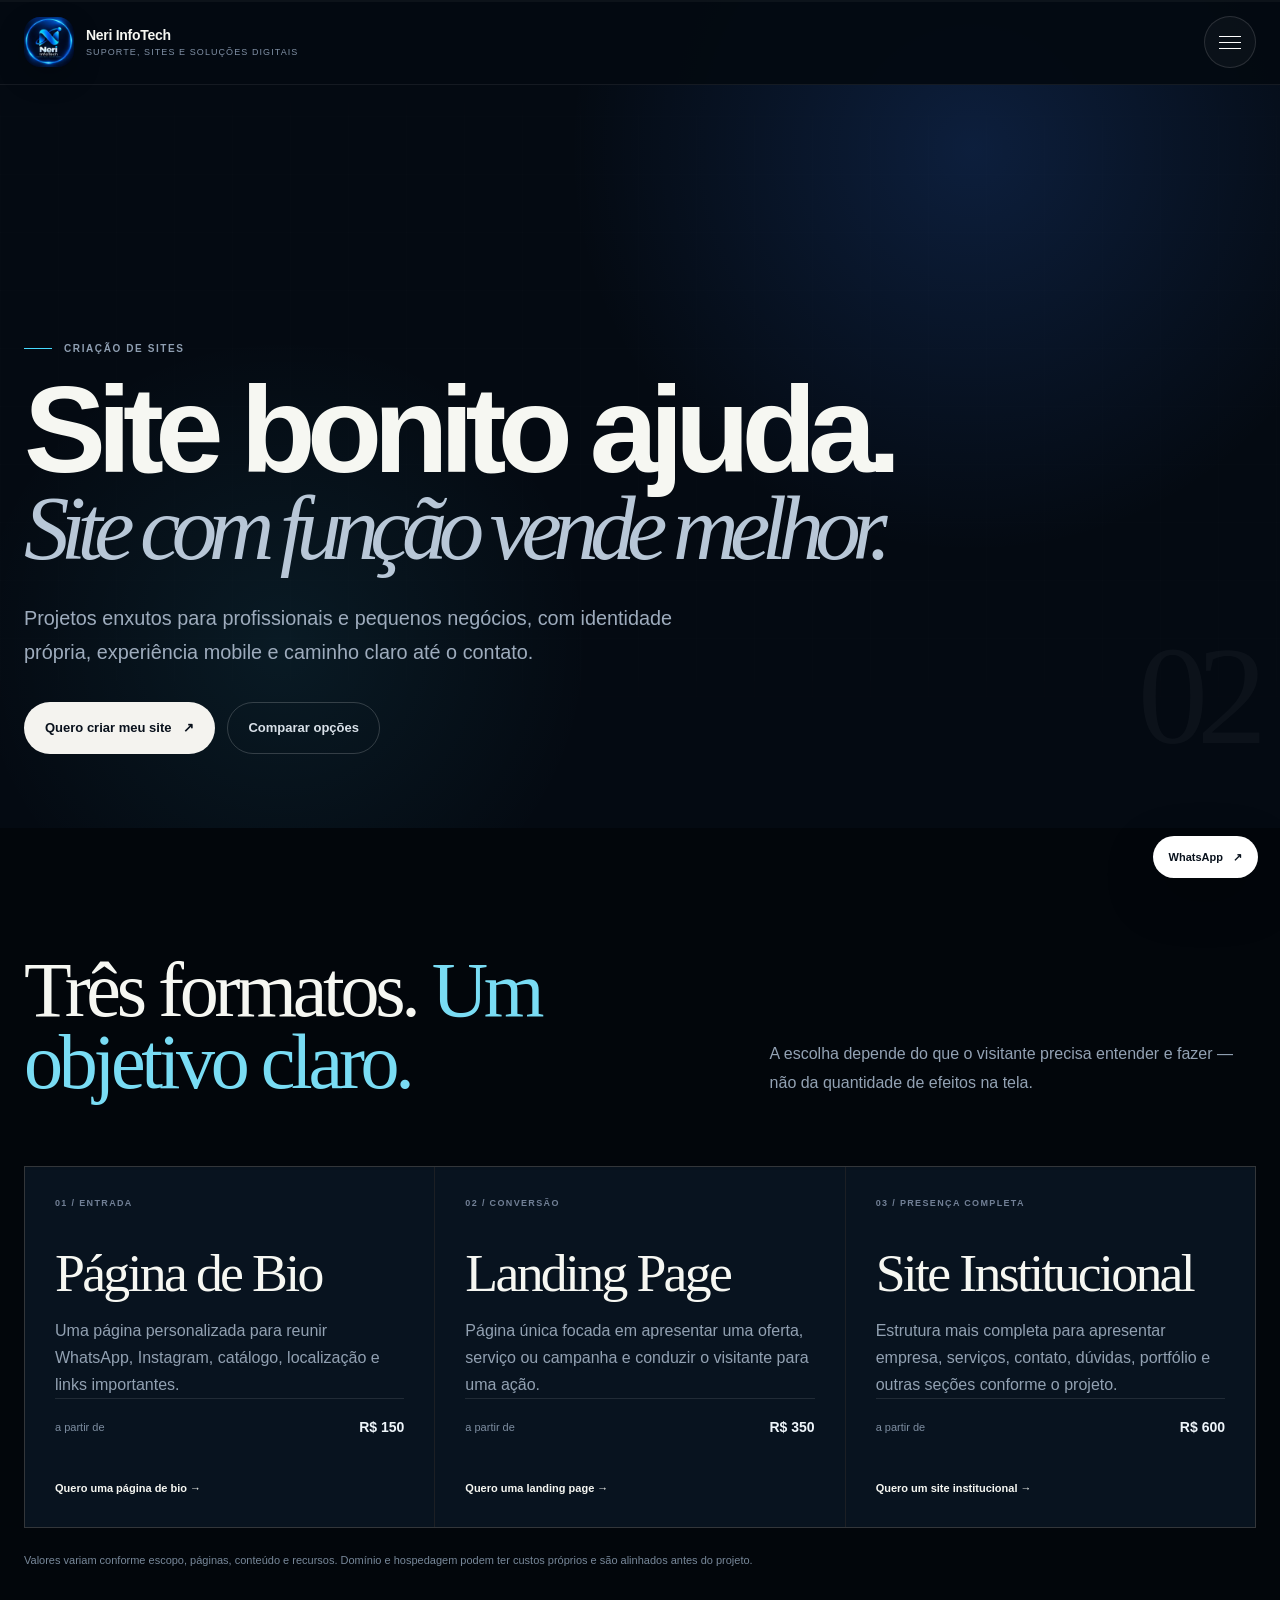
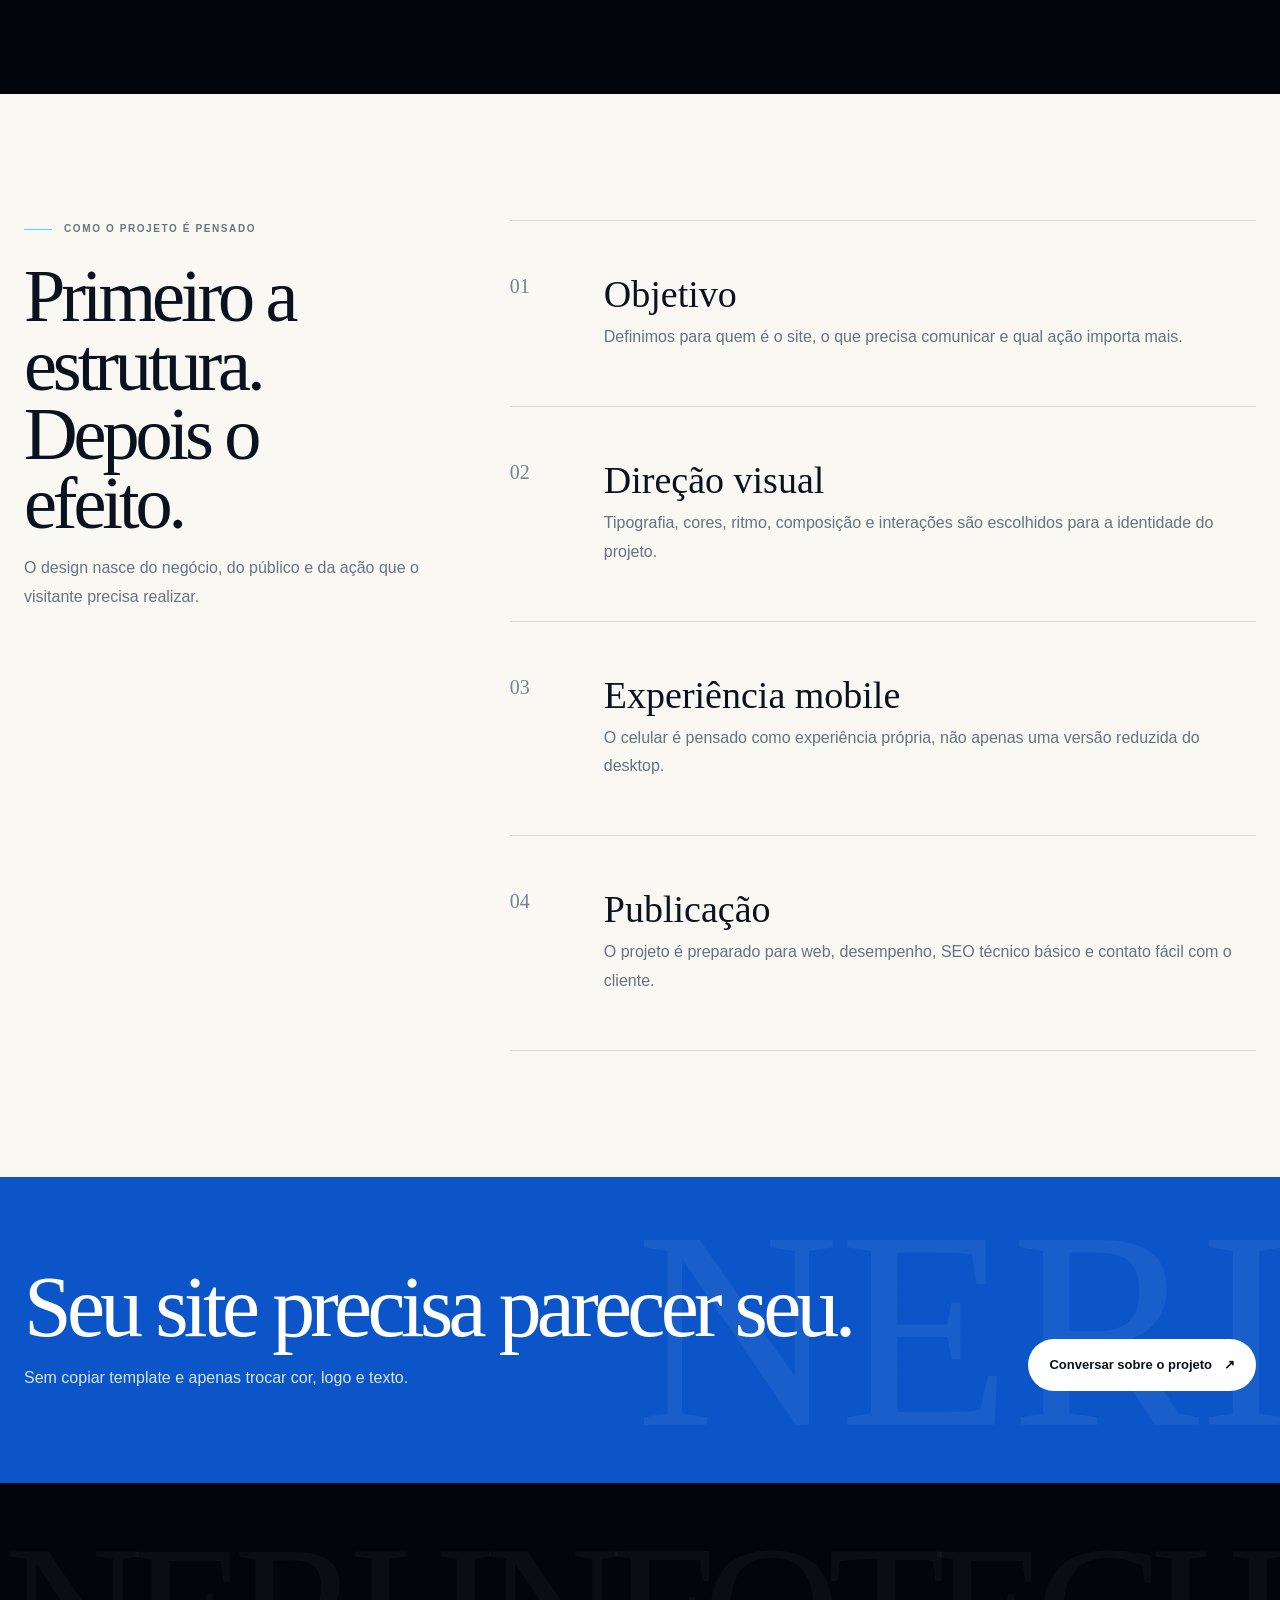
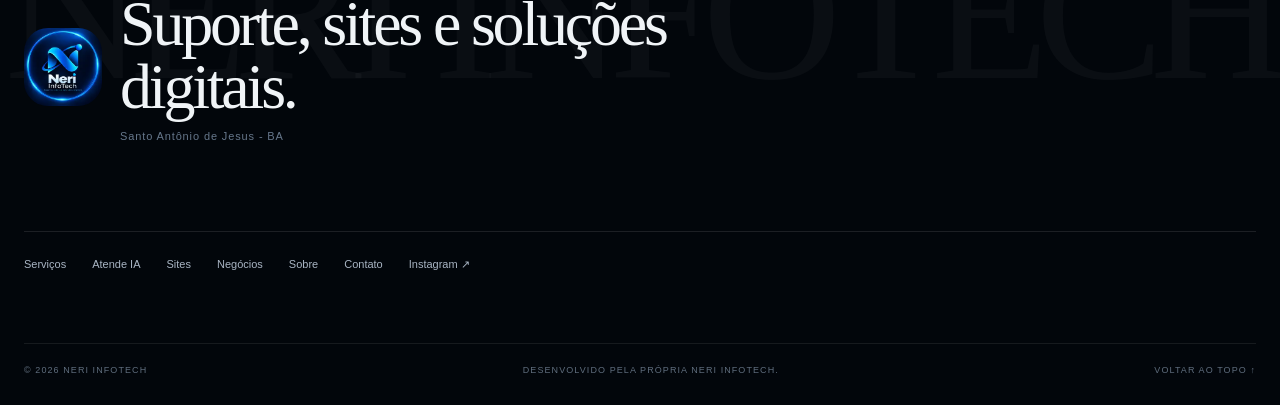
<file: sites/index.html>
<!doctype html>
<html lang="pt-BR">
<head>
  <meta charset="utf-8"><meta name="viewport" content="width=device-width,initial-scale=1">
  <title>Criação de Sites | Neri InfoTech</title>
  <meta name="description" content="Página de bio, landing page e site institucional com identidade própria, experiência mobile e integração com WhatsApp.">
  <meta name="theme-color" content="#050b14"><meta name="robots" content="index,follow,max-image-preview:large">
  <link rel="canonical" href="https://neriinfotech.netlify.app/sites/">
  <meta property="og:type" content="website"><meta property="og:locale" content="pt_BR"><meta property="og:site_name" content="Neri InfoTech"><meta property="og:title" content="Criação de Sites | Neri InfoTech"><meta property="og:description" content="Página de bio, landing page e site institucional com identidade própria, experiência mobile e integração com WhatsApp."><meta property="og:url" content="https://neriinfotech.netlify.app/sites/"><meta property="og:image" content="https://neriinfotech.netlify.app/brand-og.jpg">
  <link rel="icon" href="/brand-mark.webp" type="image/webp"><link rel="apple-touch-icon" href="/apple-touch-icon.png"><link rel="stylesheet" href="/styles.css"><link rel="stylesheet" href="/pages.css">
</head>
<body class="inner-page">
  <a class="skip-link" href="#conteudo">Ir para o conteúdo</a><div class="page-progress" aria-hidden="true"></div>
  <header class="site-header" id="top"><div class="container nav-wrap"><a class="brand" href="/" aria-label="Neri InfoTech - início"><img src="/brand-mark.webp" width="52" height="52" alt="" fetchpriority="high"><span><strong>Neri InfoTech</strong><small>Suporte, sites e soluções digitais</small></span></a><button class="menu-toggle" type="button" aria-label="Abrir menu" aria-expanded="false" aria-controls="primary-nav"><span></span><span></span><span></span></button><nav class="nav" id="primary-nav" aria-label="Navegação principal"><a href="/">Início</a><a href="/servicos/">Serviços</a><a href="/sites/" aria-current="page">Sites</a><a href="/negocios/">Para negócios</a><a href="/sobre/">Sobre</a><a href="/contato/" class="nav-cta">Contato</a></nav></div></header>
  <main id="conteudo">
    <section class="subhero"><div class="container page-reveal"><p class="page-kicker">Criação de sites</p><h1>Site bonito ajuda. <em>Site com função vende melhor.</em></h1><p class="subhero-lead">Projetos enxutos para profissionais e pequenos negócios, com identidade própria, experiência mobile e caminho claro até o contato.</p><div class="subhero-actions"><a class="button button-primary" href="/contato/?servico=Landing%20Page">Quero criar meu site <span>↗</span></a><a class="button button-quiet" href="#planos">Comparar opções</a></div><span class="page-index">02</span></div></section>
    <section class="page-section deep" id="planos"><div class="container"><div class="editorial-head page-reveal"><h2>Três formatos. <span>Um objetivo claro.</span></h2><p>A escolha depende do que o visitante precisa entender e fazer — não da quantidade de efeitos na tela.</p></div><div class="feature-grid page-reveal"><article class="feature-block"><small>01 / ENTRADA</small><h3>Página de Bio</h3><p>Uma página personalizada para reunir WhatsApp, Instagram, catálogo, localização e links importantes.</p><div class="price-note-line"><span>a partir de</span><strong>R$ 150</strong></div><a href="/contato/?servico=Página%20de%20Bio%20%2F%20Link%20na%20Bio">Quero uma página de bio →</a></article><article class="feature-block"><small>02 / CONVERSÃO</small><h3>Landing Page</h3><p>Página única focada em apresentar uma oferta, serviço ou campanha e conduzir o visitante para uma ação.</p><div class="price-note-line"><span>a partir de</span><strong>R$ 350</strong></div><a href="/contato/?servico=Landing%20Page">Quero uma landing page →</a></article><article class="feature-block"><small>03 / PRESENÇA COMPLETA</small><h3>Site Institucional</h3><p>Estrutura mais completa para apresentar empresa, serviços, contato, dúvidas, portfólio e outras seções conforme o projeto.</p><div class="price-note-line"><span>a partir de</span><strong>R$ 600</strong></div><a href="/contato/?servico=Site%20Institucional">Quero um site institucional →</a></article></div><p style="margin:24px 0 0;color:#78889a;font-size:11px">Valores variam conforme escopo, páginas, conteúdo e recursos. Domínio e hospedagem podem ter custos próprios e são alinhados antes do projeto.</p></div></section>
    <section class="page-section paper"><div class="container split-story"><div class="story-sticky page-reveal"><p class="page-kicker">Como o projeto é pensado</p><h2>Primeiro a estrutura. Depois o efeito.</h2><p>O design nasce do negócio, do público e da ação que o visitante precisa realizar.</p></div><div class="story-steps"><article class="story-step page-reveal"><span>01</span><div><h3>Objetivo</h3><p>Definimos para quem é o site, o que precisa comunicar e qual ação importa mais.</p></div></article><article class="story-step page-reveal"><span>02</span><div><h3>Direção visual</h3><p>Tipografia, cores, ritmo, composição e interações são escolhidos para a identidade do projeto.</p></div></article><article class="story-step page-reveal"><span>03</span><div><h3>Experiência mobile</h3><p>O celular é pensado como experiência própria, não apenas uma versão reduzida do desktop.</p></div></article><article class="story-step page-reveal"><span>04</span><div><h3>Publicação</h3><p>O projeto é preparado para web, desempenho, SEO técnico básico e contato fácil com o cliente.</p></div></article></div></div></section>
    <section class="page-band"><div class="container page-reveal"><div><h2>Seu site precisa parecer seu.</h2><p>Sem copiar template e apenas trocar cor, logo e texto.</p></div><a class="button button-light" href="/contato/?servico=Site%20Institucional">Conversar sobre o projeto <span>↗</span></a></div></section>
  </main>
  <footer class="footer"><div class="container footer-main"><div class="footer-brand"><img src="/brand-mark.webp" width="64" height="64" loading="lazy" alt="Neri InfoTech"><p>Suporte, sites e soluções digitais.<br><span>Santo Antônio de Jesus - BA</span></p></div><nav aria-label="Links do rodapé"><a href="/servicos/">Serviços</a><a href="/sites/">Sites</a><a href="/negocios/">Negócios</a><a href="/sobre/">Sobre</a><a href="/contato/">Contato</a><a href="https://www.instagram.com/neriinfotech/" target="_blank" rel="noopener noreferrer">Instagram ↗</a></nav></div><div class="container footer-bottom"><span>© <span id="year"></span> Neri InfoTech</span><span>Desenvolvido pela própria Neri InfoTech.</span><a href="#top">Voltar ao topo ↑</a></div></footer>
  <a class="whatsapp-float" href="https://wa.me/5575999294419?text=Ol%C3%A1!%20Vi%20o%20site%20da%20Neri%20InfoTech%20e%20gostaria%20de%20conversar." target="_blank" rel="noopener noreferrer" aria-label="Falar com a Neri InfoTech pelo WhatsApp">WhatsApp <span aria-hidden="true">↗</span></a><script src="/pages.js" defer></script>
</body>
</html>
</file>
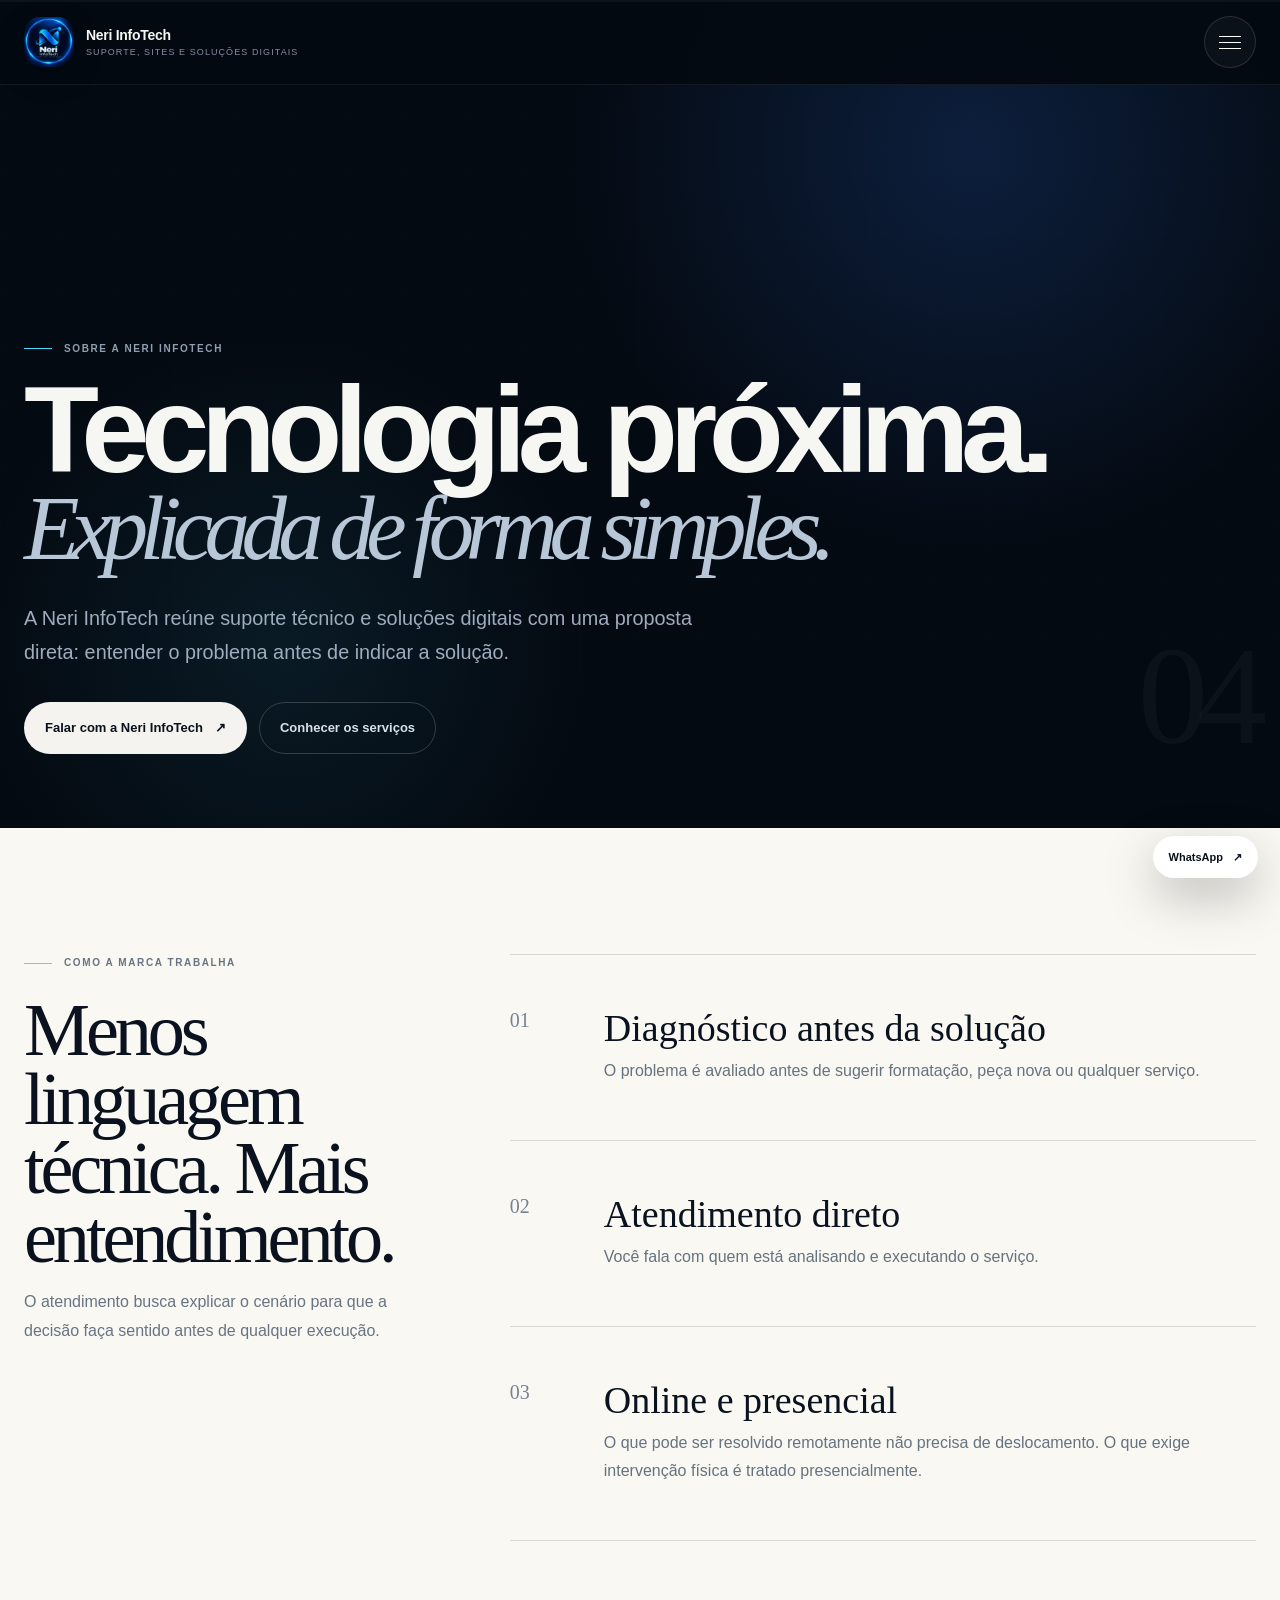
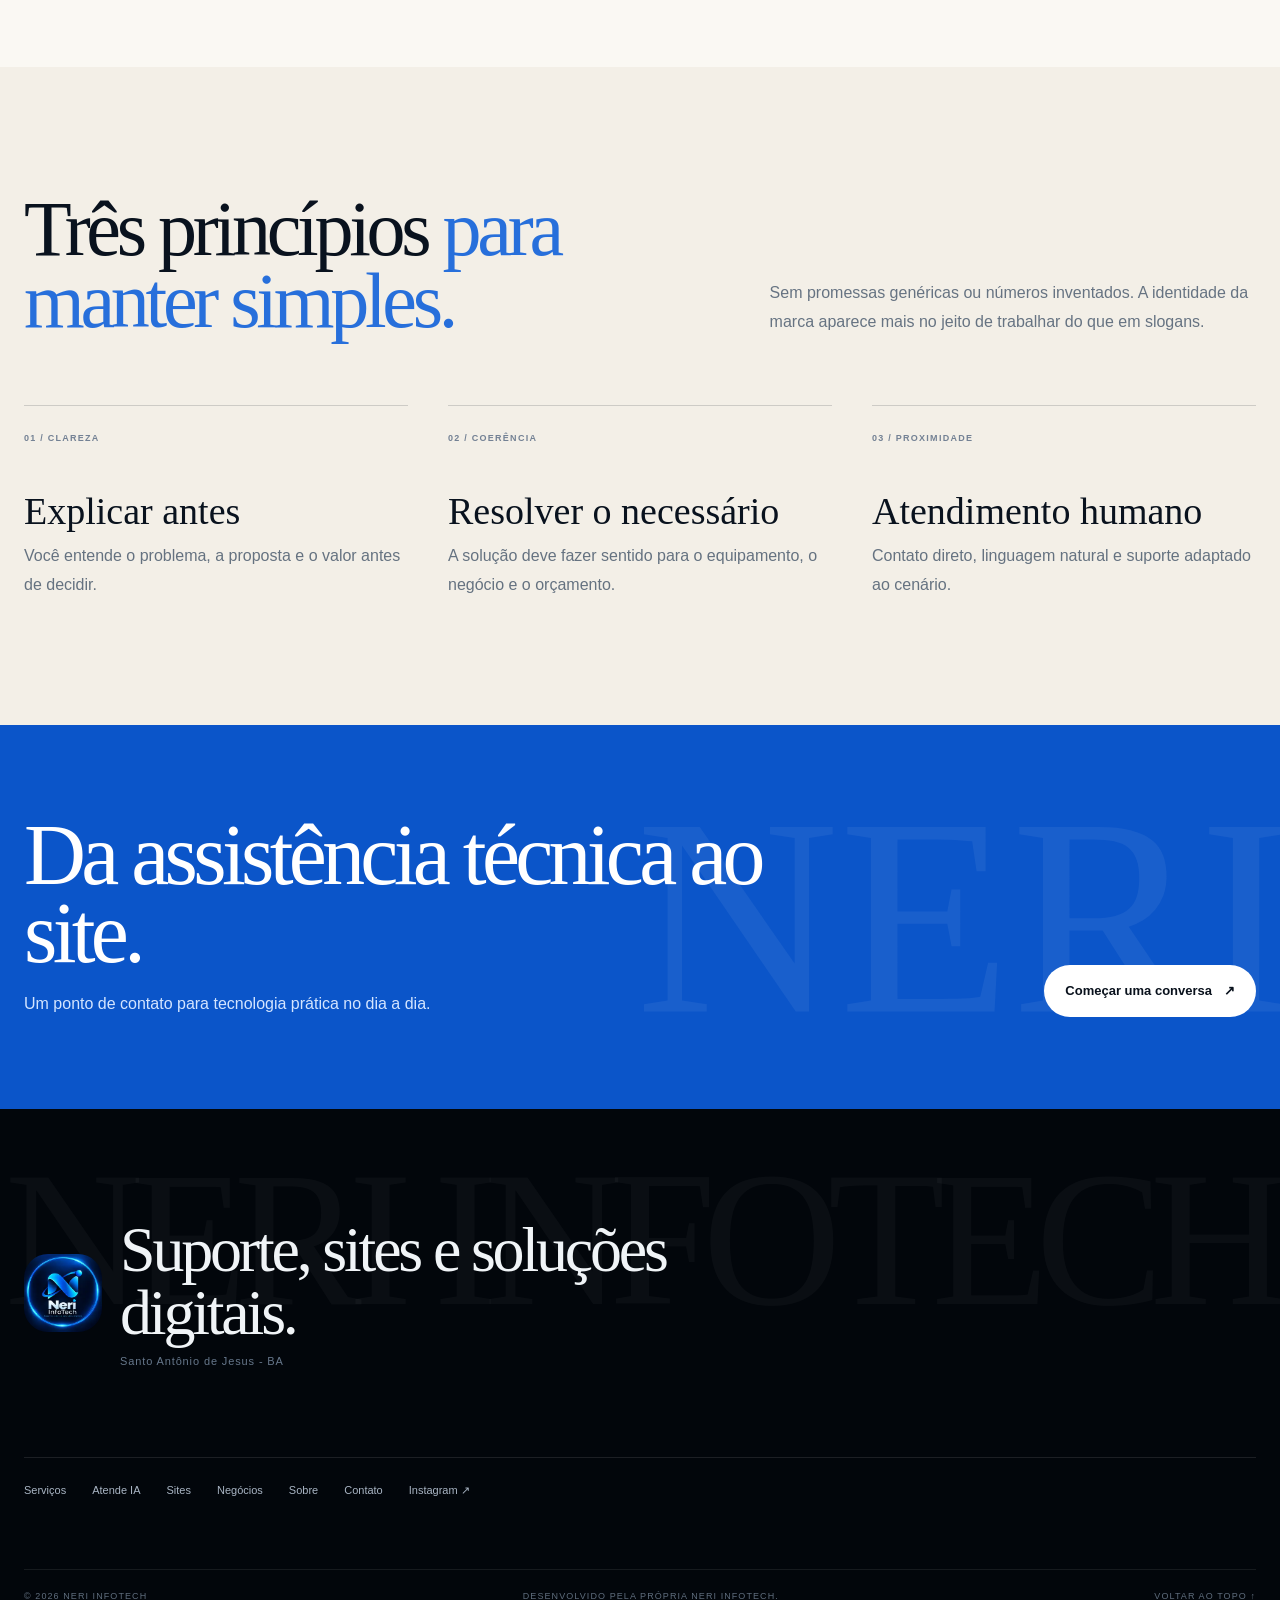
<file: sobre/index.html>
<!doctype html>
<html lang="pt-BR">
<head>
  <meta charset="utf-8"><meta name="viewport" content="width=device-width,initial-scale=1">
  <title>Sobre a Neri InfoTech | Tecnologia sem complicação</title>
  <meta name="description" content="Conheça a forma de trabalho da Neri InfoTech: atendimento direto, diagnóstico claro e soluções práticas em tecnologia.">
  <meta name="theme-color" content="#050b14"><meta name="robots" content="index,follow,max-image-preview:large">
  <link rel="canonical" href="https://neriinfotech.netlify.app/sobre/">
  <meta property="og:type" content="website"><meta property="og:locale" content="pt_BR"><meta property="og:site_name" content="Neri InfoTech"><meta property="og:title" content="Sobre a Neri InfoTech | Tecnologia sem complicação"><meta property="og:description" content="Conheça a forma de trabalho da Neri InfoTech: atendimento direto, diagnóstico claro e soluções práticas em tecnologia."><meta property="og:url" content="https://neriinfotech.netlify.app/sobre/"><meta property="og:image" content="https://neriinfotech.netlify.app/brand-og.jpg">
  <link rel="icon" href="/brand-mark.webp" type="image/webp"><link rel="apple-touch-icon" href="/apple-touch-icon.png"><link rel="stylesheet" href="/styles.css"><link rel="stylesheet" href="/pages.css">
</head>
<body class="inner-page">
  <a class="skip-link" href="#conteudo">Ir para o conteúdo</a><div class="page-progress" aria-hidden="true"></div>
  <header class="site-header" id="top"><div class="container nav-wrap"><a class="brand" href="/" aria-label="Neri InfoTech - início"><img src="/brand-mark.webp" width="52" height="52" alt="" fetchpriority="high"><span><strong>Neri InfoTech</strong><small>Suporte, sites e soluções digitais</small></span></a><button class="menu-toggle" type="button" aria-label="Abrir menu" aria-expanded="false" aria-controls="primary-nav"><span></span><span></span><span></span></button><nav class="nav" id="primary-nav" aria-label="Navegação principal"><a href="/">Início</a><a href="/servicos/">Serviços</a><a href="/sites/">Sites</a><a href="/negocios/">Para negócios</a><a href="/sobre/" aria-current="page">Sobre</a><a href="/contato/" class="nav-cta">Contato</a></nav></div></header>
  <main id="conteudo">
    <section class="subhero"><div class="container page-reveal"><p class="page-kicker">Sobre a Neri InfoTech</p><h1>Tecnologia próxima. <em>Explicada de forma simples.</em></h1><p class="subhero-lead">A Neri InfoTech reúne suporte técnico e soluções digitais com uma proposta direta: entender o problema antes de indicar a solução.</p><div class="subhero-actions"><a class="button button-primary" href="/contato/">Falar com a Neri InfoTech <span>↗</span></a><a class="button button-quiet" href="/servicos/">Conhecer os serviços</a></div><span class="page-index">04</span></div></section>
    <section class="page-section paper"><div class="container split-story"><div class="story-sticky page-reveal"><p class="page-kicker">Como a marca trabalha</p><h2>Menos linguagem técnica. Mais entendimento.</h2><p>O atendimento busca explicar o cenário para que a decisão faça sentido antes de qualquer execução.</p></div><div class="story-steps"><article class="story-step page-reveal"><span>01</span><div><h3>Diagnóstico antes da solução</h3><p>O problema é avaliado antes de sugerir formatação, peça nova ou qualquer serviço.</p></div></article><article class="story-step page-reveal"><span>02</span><div><h3>Atendimento direto</h3><p>Você fala com quem está analisando e executando o serviço.</p></div></article><article class="story-step page-reveal"><span>03</span><div><h3>Online e presencial</h3><p>O que pode ser resolvido remotamente não precisa de deslocamento. O que exige intervenção física é tratado presencialmente.</p></div></article></div></div></section>
    <section class="page-section light"><div class="container"><div class="editorial-head page-reveal"><h2>Três princípios <span>para manter simples.</span></h2><p>Sem promessas genéricas ou números inventados. A identidade da marca aparece mais no jeito de trabalhar do que em slogans.</p></div><div class="about-values page-reveal"><article class="about-value"><small>01 / CLAREZA</small><h3>Explicar antes</h3><p>Você entende o problema, a proposta e o valor antes de decidir.</p></article><article class="about-value"><small>02 / COERÊNCIA</small><h3>Resolver o necessário</h3><p>A solução deve fazer sentido para o equipamento, o negócio e o orçamento.</p></article><article class="about-value"><small>03 / PROXIMIDADE</small><h3>Atendimento humano</h3><p>Contato direto, linguagem natural e suporte adaptado ao cenário.</p></article></div></div></section>
    <section class="page-band"><div class="container page-reveal"><div><h2>Da assistência técnica ao site.</h2><p>Um ponto de contato para tecnologia prática no dia a dia.</p></div><a class="button button-light" href="/contato/">Começar uma conversa <span>↗</span></a></div></section>
  </main>
  <footer class="footer"><div class="container footer-main"><div class="footer-brand"><img src="/brand-mark.webp" width="64" height="64" loading="lazy" alt="Neri InfoTech"><p>Suporte, sites e soluções digitais.<br><span>Santo Antônio de Jesus - BA</span></p></div><nav aria-label="Links do rodapé"><a href="/servicos/">Serviços</a><a href="/sites/">Sites</a><a href="/negocios/">Negócios</a><a href="/sobre/">Sobre</a><a href="/contato/">Contato</a><a href="https://www.instagram.com/neriinfotech/" target="_blank" rel="noopener noreferrer">Instagram ↗</a></nav></div><div class="container footer-bottom"><span>© <span id="year"></span> Neri InfoTech</span><span>Desenvolvido pela própria Neri InfoTech.</span><a href="#top">Voltar ao topo ↑</a></div></footer>
  <a class="whatsapp-float" href="https://wa.me/5575999294419?text=Ol%C3%A1!%20Vi%20o%20site%20da%20Neri%20InfoTech%20e%20gostaria%20de%20conversar." target="_blank" rel="noopener noreferrer" aria-label="Falar com a Neri InfoTech pelo WhatsApp">WhatsApp <span aria-hidden="true">↗</span></a><script src="/pages.js" defer></script>
</body>
</html>
</file>
<file: styles.css>
:root{
  --bg:#050b14;
  --bg-soft:#09131f;
  --surface:#0d1825;
  --surface-2:#111f2f;
  --paper:#f1eee7;
  --paper-2:#faf8f3;
  --ink:#f6f7f2;
  --ink-dark:#09121e;
  --muted:#91a0b3;
  --muted-dark:#667383;
  --line:rgba(255,255,255,.11);
  --line-dark:rgba(9,18,30,.14);
  --blue:#347dff;
  --cyan:#47dbff;
  --green:#4bd9ad;
  --radius:28px;
  --ease:cubic-bezier(.16,1,.3,1);
  --container:min(1240px,calc(100vw - 48px));
}
*{box-sizing:border-box}
html{scroll-behavior:smooth;scroll-padding-top:92px;background:var(--bg)}
body{margin:0;background:var(--bg);color:var(--ink);font-family:Inter,ui-sans-serif,-apple-system,BlinkMacSystemFont,"Segoe UI",sans-serif;line-height:1.5;overflow-x:hidden;text-rendering:optimizeLegibility}
body.menu-open,body.is-loading{overflow:hidden}
img,svg,canvas{display:block;max-width:100%}
button,input,textarea,select{font:inherit}
button{color:inherit}
a{color:inherit}
::selection{background:#b9edff;color:#04111c}
:focus-visible{outline:2px solid var(--cyan);outline-offset:4px}
.skip-link{position:fixed;z-index:10000;left:18px;top:18px;padding:10px 14px;background:#fff;color:#000;border-radius:8px;transform:translateY(-160%);transition:.25s}.skip-link:focus{transform:translateY(0)}
.container{width:var(--container);margin-inline:auto}.section{position:relative;padding:140px 0}.kicker{margin:0 0 18px;font-size:10px;font-weight:800;letter-spacing:.19em;text-transform:uppercase;color:#66788f}.kicker-light{color:#8adcf2}
.status-dot,.live-dot{display:inline-block;width:8px;height:8px;border-radius:50%;background:var(--green);box-shadow:0 0 0 6px rgba(75,217,173,.10)}

.experience-preloader{position:fixed;z-index:9999;inset:0;background:#02060b;display:grid;place-items:center;transition:transform .9s var(--ease),visibility .9s;transform-origin:top}.experience-preloader.is-hidden{transform:translateY(-102%);visibility:hidden;pointer-events:none}.experience-preloader-inner{width:min(520px,calc(100vw - 44px));display:grid;grid-template-columns:auto 1fr auto;gap:18px;align-items:center}.experience-preloader img{width:68px;height:68px;border-radius:22px}.experience-preloader-copy{display:flex;flex-direction:column;gap:2px}.experience-preloader-copy span{font-weight:800;letter-spacing:-.02em}.experience-preloader-copy small{color:#708095;text-transform:uppercase;letter-spacing:.15em;font-size:9px}.experience-preloader-meter{grid-column:1/-1;height:1px;background:rgba(255,255,255,.12);overflow:hidden}.experience-preloader-meter i{display:block;width:0;height:100%;background:var(--cyan)}.experience-preloader strong{font-family:Georgia,"Times New Roman",serif;font-size:30px;font-weight:400;font-variant-numeric:tabular-nums;color:#dfe8f0}
.cursor-dot,.cursor-ring{position:fixed;z-index:12000;left:0;top:0;pointer-events:none;opacity:0;will-change:transform}.cursor-dot{width:6px;height:6px;margin:-3px 0 0 -3px;border-radius:50%;background:#fff}.cursor-ring{width:44px;height:44px;margin:-22px 0 0 -22px;border:1px solid rgba(255,255,255,.42);border-radius:50%;display:grid;place-items:center;transition:width .35s var(--ease),height .35s var(--ease),margin .35s var(--ease),background .35s,border-color .35s}.cursor-ring span{font-size:8px;font-weight:800;letter-spacing:.12em;opacity:0;transition:.25s}.cursor-ring.is-active{width:78px;height:78px;margin:-39px 0 0 -39px;background:rgba(255,255,255,.08);border-color:rgba(255,255,255,.55);backdrop-filter:blur(5px)}.cursor-ring.is-active span{opacity:1}@media(pointer:fine){body.cursor-ready .cursor-dot,body.cursor-ready .cursor-ring{opacity:1}body.cursor-ready a,body.cursor-ready button{cursor:none}}
.scroll-progress{position:fixed;z-index:5000;left:0;right:0;top:0;height:2px;background:rgba(255,255,255,.04);pointer-events:none}.scroll-progress::after{content:"";display:block;height:100%;width:var(--progress,0%);background:linear-gradient(90deg,var(--blue),var(--cyan));transition:width .08s linear}
.hero-canvas{position:absolute;inset:0;width:100%;height:100%;z-index:0;opacity:.82;pointer-events:none}

.site-header{position:fixed;z-index:3500;inset:0 0 auto;padding:16px 0;transition:background .35s,border-color .35s,transform .35s var(--ease)}.site-header.scrolled{background:rgba(4,10,18,.72);backdrop-filter:blur(18px);border-bottom:1px solid rgba(255,255,255,.07)}
.nav-wrap{display:flex;align-items:center;justify-content:space-between;gap:28px}.brand{display:inline-flex;align-items:center;gap:12px;text-decoration:none;position:relative;z-index:2}.brand img{width:50px;height:50px;border-radius:16px;object-fit:cover;box-shadow:0 10px 28px rgba(0,0,0,.22)}.brand span{display:flex;flex-direction:column}.brand strong{font-size:14px;letter-spacing:-.02em}.brand small{font-size:9px;letter-spacing:.12em;text-transform:uppercase;color:#8090a5}
.menu-toggle{position:relative;z-index:4;display:inline-flex!important;align-items:center;justify-content:center;width:52px;height:52px;border:1px solid rgba(255,255,255,.13);border-radius:50%;background:rgba(255,255,255,.03);padding:0;cursor:pointer;transition:.3s var(--ease)}.menu-toggle:hover{background:rgba(255,255,255,.08);transform:scale(1.03)}.menu-toggle span{display:block!important;position:absolute;width:22px;height:1px;background:#fff;margin:0!important;transition:.35s var(--ease)}.menu-toggle span:nth-child(1){transform:translateY(-6px)}.menu-toggle span:nth-child(2){transform:translateY(0)}.menu-toggle span:nth-child(3){transform:translateY(6px)}.menu-toggle[aria-expanded="true"] span:nth-child(1){transform:rotate(45deg)}.menu-toggle[aria-expanded="true"] span:nth-child(2){opacity:0}.menu-toggle[aria-expanded="true"] span:nth-child(3){transform:rotate(-45deg)}
.nav{counter-reset:nav;position:fixed;z-index:3;inset:0;display:grid!important;align-content:center;gap:0;padding:110px max(24px,calc((100vw - 1180px)/2));background:#060c15;transform:translateY(-102%);visibility:hidden;transition:transform .72s var(--ease),visibility .72s}.nav.open{transform:translateY(0);visibility:visible}.nav::before{content:"NERI / MENU";position:absolute;left:max(24px,calc((100vw - 1180px)/2));top:92px;font-size:9px;letter-spacing:.18em;color:#66778d}.nav>a{counter-increment:nav;position:relative;display:grid;grid-template-columns:48px 1fr auto;align-items:center;gap:18px;padding:13px 0;border-bottom:1px solid rgba(255,255,255,.09);text-decoration:none!important;font-family:Georgia,"Times New Roman",serif;font-size:clamp(34px,5vw,66px);font-weight:400;letter-spacing:-.05em;line-height:.95;color:#f2f5f7;overflow:hidden}.nav>a::before{content:"0" counter(nav);font-family:Inter,ui-sans-serif,sans-serif;font-size:9px;letter-spacing:.14em;color:#607187}.nav>a::after{content:"↗";font-family:Inter,ui-sans-serif,sans-serif;font-size:18px;color:#74869a;transition:transform .35s var(--ease)}.nav>a:hover::after{transform:translate(4px,-4px)}.nav-cta{border-radius:0!important;background:transparent!important;box-shadow:none!important;padding:13px 0!important;color:#79dcf4!important}.nav-cta span{display:none}

.btn,.button{display:inline-flex;align-items:center;justify-content:center;gap:12px;min-height:52px;padding:0 20px;border:1px solid transparent;border-radius:999px;text-decoration:none;font-size:13px;font-weight:800;transition:transform .35s var(--ease),background .35s,color .35s,border-color .35s;position:relative;overflow:hidden}.btn b,.button span{transition:transform .35s var(--ease)}.btn:hover b,.button:hover span{transform:translate(2px,-2px)}.btn-primary,.button-primary{background:#f4f3ef;color:#09111c}.btn-primary:hover,.button-primary:hover{background:#fff;transform:translateY(-2px)}.btn-secondary,.button-quiet{background:transparent;border-color:rgba(255,255,255,.18);color:#d8e0e8}.btn-secondary:hover,.button-quiet:hover{border-color:rgba(255,255,255,.5);background:rgba(255,255,255,.04)}.btn-light,.button-light{background:#fff;color:#09111c}.btn-light:hover,.button-light:hover{transform:translateY(-2px)}

.hero{position:relative;min-height:100svh;display:grid;align-items:end;padding:150px 0 72px;overflow:hidden;background:#040a12}.hero::before{content:"";position:absolute;inset:0;z-index:1;background:radial-gradient(circle at 78% 24%,rgba(47,123,255,.16),transparent 32%),linear-gradient(180deg,rgba(4,10,18,.02),#040a12 96%);pointer-events:none}.hero::after{content:"";position:absolute;inset:0;z-index:1;opacity:.12;mix-blend-mode:screen;background-image:url("data:image/svg+xml,%3Csvg viewBox='0 0 180 180' xmlns='http://www.w3.org/2000/svg'%3E%3Cfilter id='n'%3E%3CfeTurbulence type='fractalNoise' baseFrequency='.9' numOctaves='3' stitchTiles='stitch'/%3E%3C/filter%3E%3Crect width='100%25' height='100%25' filter='url(%23n)' opacity='.16'/%3E%3C/svg%3E");pointer-events:none}.hero-layout{position:relative;z-index:2;display:grid;grid-template-columns:minmax(0,1.1fr) minmax(390px,.9fr);gap:68px;align-items:end}.hero-copy{padding-bottom:30px}.eyebrow{display:flex;align-items:center;gap:11px;margin:0 0 26px;text-transform:uppercase;letter-spacing:.16em;font-size:10px;color:#8c9caf}.eyebrow>span{width:26px;height:1px;background:var(--cyan)}
.hero h1{font-size:clamp(64px,8.4vw,130px)!important;font-family:Inter,ui-sans-serif,sans-serif!important;font-weight:700;letter-spacing:-.066em!important;line-height:.80!important;max-width:900px;margin:0!important;opacity:0;transform:translateY(24px)}.hero h1 em{display:block;font-family:Georgia,"Times New Roman",serif;font-weight:400;color:#b8c7d7;font-size:.86em;letter-spacing:-.07em;margin-top:.12em}.is-ready .hero h1{animation:heroTitleIn 1.15s .12s var(--ease) forwards}@keyframes heroTitleIn{to{opacity:1;transform:none}}
.hero-lead{font-size:clamp(16px,1.45vw,20px)!important;max-width:720px;color:#9eacbd!important;margin:34px 0 0!important;line-height:1.72}.hero-actions{display:flex;gap:12px;flex-wrap:wrap;margin:30px 0 46px!important}.hero-proof,.hero-facts{display:grid!important;grid-template-columns:repeat(3,1fr)!important;gap:18px!important;padding-top:22px!important;border-top:1px solid rgba(255,255,255,.10)!important;max-width:820px!important;list-style:none;margin:0;padding-left:0}.hero-proof>div,.hero-facts li{padding:0!important;background:transparent!important;border:0!important;border-radius:0!important}.hero-proof small{display:none!important}.hero-proof strong,.hero-proof span,.hero-facts strong,.hero-facts span{display:block}.hero-proof strong,.hero-facts strong{font-size:12px;margin-bottom:4px}.hero-proof span,.hero-facts span{font-size:11px;color:#718197;line-height:1.5}
.diagnostic-board{position:relative;min-height:560px;align-self:end;border:1px solid rgba(255,255,255,.13)!important;border-radius:0!important;background:rgba(6,15,26,.66)!important;backdrop-filter:blur(12px);box-shadow:0 36px 100px rgba(0,0,0,.34)!important;overflow:hidden;transform:perspective(1200px) rotateY(-7deg) rotateX(2deg);transform-style:preserve-3d;transition:transform .18s linear}.diagnostic-board::before{content:"";position:absolute;width:420px;height:420px;border-radius:50%;right:-180px;top:-170px;border:1px solid rgba(68,210,255,.23);box-shadow:0 0 0 45px rgba(68,210,255,.025),0 0 0 90px rgba(68,210,255,.015)}.board-head{display:flex;align-items:center;gap:16px;padding:20px 22px;border-bottom:1px solid rgba(255,255,255,.09);position:relative;z-index:2}.board-head>div{display:flex;gap:5px}.board-head i{width:7px;height:7px;border-radius:50%;background:#29425c}.board-head span{font-size:9px;text-transform:uppercase;letter-spacing:.14em;color:#76869a}.board-head b{margin-left:auto;font-family:Georgia,serif;font-weight:400;color:#7ce0f6}.board-labels{display:grid;grid-template-columns:1.4fr .9fr .9fr;padding:15px 22px 10px;font-size:8px;letter-spacing:.13em;color:#617287}.board-row{display:grid;grid-template-columns:1.4fr .9fr .9fr;gap:12px;align-items:center;padding:23px 22px;border-top:1px solid rgba(255,255,255,.07);position:relative;z-index:2}.board-row span{font-size:11px;color:#99a9bc}.board-row span:first-child{color:#d9e3ec}.board-row span b{display:inline-block;width:28px;color:#5d7188;font-size:9px}.board-row strong{font-family:Georgia,serif;font-weight:400;font-size:18px;color:#eaf3f8}.board-row-accent{background:rgba(47,123,255,.08)}.board-foot{position:absolute;left:22px;right:22px;bottom:20px;display:flex;align-items:center;gap:11px;font-size:9px;letter-spacing:.05em;color:#718399}

.local-strip{overflow:hidden;border-block:1px solid rgba(255,255,255,.08);background:#07101b}.strip-grid{width:max-content!important;min-height:68px;display:flex!important;align-items:center;gap:0;animation:marquee 24s linear infinite}.strip-grid span{display:flex;align-items:center;gap:24px;white-space:nowrap;padding-right:24px;font-size:10px;font-weight:800;letter-spacing:.11em;text-transform:uppercase;color:#8795a8}.strip-grid span::after{content:"";width:5px;height:5px;border-radius:50%;background:#2a435f}@keyframes marquee{to{transform:translateX(-20%)}}

.section-head{display:grid!important;grid-template-columns:minmax(0,1.15fr) minmax(280px,.55fr)!important;gap:70px!important;align-items:end!important;margin-bottom:70px!important}.section-head h2,.prices-intro h2,.business-copy h2,.faq-intro h2,.quote-copy h2{font-family:Georgia,"Times New Roman",serif!important;font-weight:400!important;font-size:clamp(48px,6vw,84px)!important;line-height:.96!important;letter-spacing:-.055em!important;margin:0!important}.section-head h2 span,.prices-intro h2 span,.business-copy h2 span,.quote-copy h2 span{color:#4e8dff!important}.section-head>p{margin:0;color:#8e9db0;font-size:15px;line-height:1.8}

.services{background:#07101b!important;color:#fff}.services>.container{position:relative}.services-experience{display:grid;grid-template-columns:minmax(330px,.76fr) minmax(0,1.24fr);gap:80px;align-items:start}.services-stage{position:sticky;top:120px;min-height:620px;border:1px solid rgba(255,255,255,.10);background:#09131f;overflow:hidden;display:flex;flex-direction:column}.services-stage-head{display:flex;justify-content:space-between;align-items:center;padding:20px 22px;border-bottom:1px solid rgba(255,255,255,.08)}.services-stage-head span{font-family:Georgia,serif;font-size:20px}.services-stage-head small{font-size:8px;letter-spacing:.16em;color:#718298}.services-stage-visual{position:relative;flex:1;display:grid;place-items:center;overflow:hidden;--tone:47,123,255;background:radial-gradient(circle at 50% 50%,rgba(var(--tone),.18),transparent 48%)}.services-stage-grid{position:absolute;inset:0;background-image:linear-gradient(rgba(255,255,255,.035) 1px,transparent 1px),linear-gradient(90deg,rgba(255,255,255,.035) 1px,transparent 1px);background-size:34px 34px;mask-image:radial-gradient(circle,#000 0 58%,transparent 82%)}.services-stage-symbol{position:relative;z-index:2;width:180px;height:180px;border-radius:50%;border:1px solid rgba(255,255,255,.18);display:grid;place-items:center;font-family:Georgia,serif;font-size:84px;color:#dbeeff;box-shadow:0 0 0 28px rgba(255,255,255,.02),0 0 80px rgba(var(--tone),.14);transition:.55s var(--ease)}.services-stage-orbit{position:absolute;width:320px;height:145px;border:1px solid rgba(var(--tone),.28);border-radius:50%;transform:rotate(-28deg);animation:stageOrbit 9s ease-in-out infinite}@keyframes stageOrbit{50%{transform:rotate(28deg) scale(1.08)}}.services-stage-copy{padding:22px;border-top:1px solid rgba(255,255,255,.08);display:grid;gap:3px}.services-stage-copy small{font-size:8px;text-transform:uppercase;letter-spacing:.14em;color:#63758b}.services-stage-copy strong{font-family:Georgia,serif;font-size:27px;font-weight:400;letter-spacing:-.03em}.services-stage-copy span{font-size:10px;color:#708198;letter-spacing:.06em}
.services-experience .service-rail{display:block!important}.service-row{min-height:58vh!important;display:grid!important;grid-template-columns:70px 1fr auto!important;gap:28px!important;align-content:center!important;align-items:center!important;padding:72px 0!important;border:0!important;border-top:1px solid rgba(255,255,255,.1)!important;background:transparent!important;border-radius:0!important;box-shadow:none!important;opacity:.34;transition:opacity .45s var(--ease)!important}.service-row:last-child{border-bottom:1px solid rgba(255,255,255,.1)!important}.service-row.is-active{opacity:1}.service-row:hover{transform:none!important;background:transparent!important}.service-number{font-family:Georgia,serif;font-size:18px!important;color:#607188!important}.service-row h3{font-family:Georgia,serif!important;font-weight:400!important;font-size:clamp(42px,4.4vw,68px)!important;line-height:.96!important;letter-spacing:-.05em!important;margin:0 0 18px!important}.service-row p{font-size:15px!important;line-height:1.8!important;color:#8fa0b4!important;max-width:650px!important;margin:0!important}.text-action{appearance:none;border:0;background:transparent!important;padding:0!important;color:#d9e4ee!important;font-size:10px!important;font-weight:800!important;text-transform:uppercase;letter-spacing:.07em;text-decoration:none!important;display:inline-flex;align-items:center;gap:8px;white-space:nowrap;cursor:pointer}.text-action span{transition:.3s var(--ease)}.text-action:hover span{transform:translateX(4px)}.service-row-highlight{background:transparent!important;color:inherit!important}

.prices{background:var(--paper)!important;color:var(--ink-dark)!important}.prices-layout{display:grid!important;grid-template-columns:minmax(320px,.72fr) minmax(0,1.28fr)!important;gap:88px!important;align-items:start!important}.prices-intro{position:sticky;top:120px}.prices-intro .kicker{color:#687689}.prices-intro p:not(.kicker){color:#596574!important;font-size:15px!important;line-height:1.8!important;margin:26px 0 28px!important}.prices-intro .button-primary{background:#0b1521;color:#fff}.price-sheet{border:0!important;border-top:1px solid var(--line-dark)!important;background:transparent!important;border-radius:0!important;box-shadow:none!important;overflow:visible!important}.price-sheet-head,.price-line{display:grid!important;grid-template-columns:1fr auto!important;gap:30px!important;align-items:center!important}.price-sheet-head{padding:12px 0!important;background:transparent!important;border:0!important;text-transform:uppercase;letter-spacing:.14em;font-size:9px!important;color:#7f8994!important}.price-line{padding:22px 0!important;border:0!important;border-top:1px solid var(--line-dark)!important;background:transparent!important;transition:padding .35s var(--ease),background .35s;cursor:pointer}.price-line:hover{padding-left:14px!important;padding-right:14px!important;background:#fff!important}.price-line span{display:flex;flex-direction:column;gap:5px}.price-line strong{font-family:Georgia,serif!important;font-weight:400!important;font-size:24px!important;letter-spacing:-.025em}.price-line small{font-size:11px!important;color:#75808b!important}.price-line b{font-size:13px!important;white-space:nowrap}.price-note{font-size:11px!important;color:#77828e!important;line-height:1.65!important;padding:18px 0 0!important;border-top:1px solid var(--line-dark)!important;background:transparent!important}

.site-projects{background:#060d16!important;overflow:hidden;color:#fff}.site-projects::before{content:"";position:absolute;inset:0;background:radial-gradient(circle at 70% 0%,rgba(47,123,255,.18),transparent 36%),linear-gradient(180deg,#060d16,#08121e);pointer-events:none}.site-projects>.container{position:relative;z-index:1}.site-head>p{color:#8fa0b5!important}.site-plans{display:grid!important;grid-template-columns:repeat(3,1fr)!important;gap:0!important;border-block:1px solid rgba(255,255,255,.10)!important}.site-plan{min-height:620px!important;padding:28px!important;border:0!important;border-left:1px solid rgba(255,255,255,.10)!important;border-radius:0!important;background:transparent!important;box-shadow:none!important;display:grid!important;grid-template-rows:auto auto 1fr auto auto!important;transition:background .4s var(--ease)!important;color:#fff!important}.site-plan:last-child{border-right:1px solid rgba(255,255,255,.10)!important}.site-plan:hover{transform:none!important;background:rgba(255,255,255,.035)!important}.site-plan-featured{background:rgba(47,123,255,.065)!important}.plan-top{display:flex;justify-content:space-between;align-items:center;font-size:10px;color:#74869b}.plan-top span{font-family:Georgia,serif;font-size:20px;color:#d6e4f0}.plan-top small{letter-spacing:.14em}.site-plan h3{font-family:Georgia,serif!important;font-weight:400!important;font-size:clamp(42px,4.2vw,64px)!important;line-height:.96!important;letter-spacing:-.05em!important;margin:88px 0 18px!important}.site-plan>p:not(.plan-price){color:#8ea0b4!important;line-height:1.8!important}.site-plan ul{list-style:none;padding:0;margin:24px 0;color:#8394a8;font-size:11px;display:grid;gap:7px}.site-plan li::before{content:"— ";color:#4e9dff}.plan-price{display:flex;flex-direction:column;margin:0!important;align-self:end}.plan-price small{font-size:9px;text-transform:uppercase;letter-spacing:.13em;color:#748499}.plan-price strong{font-family:Georgia,serif!important;font-size:38px!important;font-weight:400!important}.site-plan button{border:0!important;border-top:1px solid rgba(255,255,255,.12)!important;background:transparent!important;color:#d9e4ee!important;font-size:10px!important;text-transform:uppercase;letter-spacing:.07em;font-weight:800;display:flex!important;justify-content:space-between!important;align-items:center!important;padding:18px 0 0!important;margin-top:22px!important;cursor:pointer}.site-disclaimer{color:#75879a!important;font-size:11px!important;max-width:760px!important;margin:18px 0 0!important;line-height:1.6!important}

.business{background:#0a3e7a!important;color:#fff!important;overflow:hidden}.business::before{content:"";position:absolute;width:60vw;height:60vw;border:1px solid rgba(255,255,255,.12);border-radius:50%;right:-28vw;top:-12vw;box-shadow:0 0 0 80px rgba(255,255,255,.02),0 0 0 160px rgba(255,255,255,.015)}.business-layout{position:relative;z-index:1;display:grid!important;grid-template-columns:minmax(0,.9fr) minmax(420px,1.1fr)!important;gap:90px!important;align-items:center!important}.business-copy h2 span{color:#8ce7ff!important}.business-copy>p:not(.kicker){font-size:16px!important;line-height:1.8!important;color:#c0d4eb!important;max-width:620px!important;margin:26px 0 30px!important}.ops-board{position:relative!important;min-height:600px!important;padding:68px 44px!important;border:1px solid rgba(255,255,255,.14)!important;border-radius:50%!important;background:rgba(4,22,44,.26)!important;box-shadow:none!important;display:grid!important;align-content:center;overflow:visible!important}.ops-board::before,.ops-board::after{content:"";position:absolute;border:1px solid rgba(255,255,255,.16);border-radius:50%;inset:12%}.ops-board::after{inset:28%;border-style:dashed;animation:orbitSimple 20s linear infinite}@keyframes orbitSimple{to{transform:rotate(360deg)}}.ops-head{display:none!important}.ops-board>div:not(.ops-head){position:relative;z-index:2;display:grid!important;grid-template-columns:44px 1fr!important;gap:8px 10px!important;padding:16px!important;border:1px solid rgba(255,255,255,.12)!important;background:rgba(3,15,29,.70)!important;backdrop-filter:blur(10px);margin:7px 0}.ops-board>div:not(.ops-head) b{grid-row:1/3;font-size:9px;color:#6dbdd7}.ops-board>div:not(.ops-head) span{font-family:Georgia,serif;font-size:20px}.ops-board>div:not(.ops-head) small{color:#8fb1cf;font-size:9px}

.process{background:#efece5!important;color:var(--ink-dark)!important}.process>.container{display:grid;grid-template-columns:minmax(320px,.70fr) minmax(0,1.30fr);gap:92px;align-items:start}.process .section-head{position:sticky;top:120px;display:block!important;margin:0!important}.process .section-head>div{display:block}.process .section-head>p{margin-top:24px;max-width:520px;color:#66717f}.process .section-head::after{content:"";display:block;height:2px;background:linear-gradient(90deg,#153c70 var(--process,25%),#d7d2c8 var(--process,25%));margin-top:32px;transition:.45s var(--ease)}.process-list{list-style:none!important;margin:0!important;padding:0!important;display:block!important}.process-list li{min-height:62vh!important;display:grid!important;grid-template-columns:88px 1fr!important;gap:30px!important;align-content:center!important;align-items:center!important;padding:0!important;border:0!important;border-top:1px solid var(--line-dark)!important;background:transparent!important;border-radius:0!important;opacity:.34;transition:opacity .4s var(--ease)!important}.process-list li:last-child{border-bottom:1px solid var(--line-dark)!important}.process-list li.is-active{opacity:1}.process-list li>span{font-family:Georgia,serif!important;font-size:22px!important;color:#718093!important}.process-list h3{font-family:Georgia,serif!important;font-weight:400!important;font-size:clamp(44px,5vw,72px)!important;letter-spacing:-.05em!important;line-height:.95!important;margin:0 0 18px!important}.process-list p{color:#596574!important;line-height:1.8!important;max-width:620px!important;margin:0!important}

.social-callout{background:#fff!important;color:#0a1420!important;padding:68px 0!important;border-block:1px solid #e4e0d8}.social-grid{display:grid!important;grid-template-columns:1fr .7fr auto!important;gap:60px!important;align-items:center!important}.social-grid h2{font-family:Georgia,serif!important;font-size:clamp(38px,4vw,60px)!important;font-weight:400!important;line-height:.96!important;letter-spacing:-.045em!important;margin:0!important}.social-grid>p{margin:0;color:#64717f!important;line-height:1.7}.social-grid>a{text-decoration:none;font-weight:800;font-size:13px;white-space:nowrap}

.faq{background:#faf8f3!important;color:var(--ink-dark)!important}.faq-layout{display:grid!important;grid-template-columns:minmax(300px,.65fr) minmax(0,1.35fr)!important;gap:90px!important}.faq-intro{position:sticky;top:120px;height:max-content}.faq-intro .kicker{color:#687587}.faq-intro p:not(.kicker){color:#66717f!important;line-height:1.8!important}.faq-list details{border:0!important;border-top:1px solid var(--line-dark)!important;background:transparent!important;border-radius:0!important;padding:0!important}.faq-list details:last-child{border-bottom:1px solid var(--line-dark)!important}.faq-list summary{list-style:none;display:flex;justify-content:space-between;gap:24px;align-items:center;padding:24px 0;font-family:Georgia,serif;font-size:22px;cursor:pointer}.faq-list summary::-webkit-details-marker{display:none}.faq-list summary span{font-family:Inter,sans-serif;font-size:20px;color:#6f7c88;transition:.3s var(--ease)}.faq-list details[open] summary span{transform:rotate(45deg)}.faq-list details p{margin:0!important;padding:0 48px 24px 0!important;color:#64717d!important;line-height:1.8!important;max-width:820px!important}

.quote{min-height:100svh;display:grid;align-items:center;background:#050b14!important;color:#fff;overflow:hidden}.quote::before{content:"";position:absolute;width:72vw;height:72vw;border-radius:50%;right:-32vw;top:-24vw;background:radial-gradient(circle,rgba(47,123,255,.19),transparent 62%);filter:blur(14px)}.quote-layout{position:relative;z-index:1;display:grid!important;grid-template-columns:minmax(0,.9fr) minmax(420px,1.1fr)!important;gap:90px!important;align-items:center!important}.quote-copy h2 span{color:#83ddf5!important}.quote-copy>p:not(.kicker){color:#8fa0b4!important;line-height:1.8!important}.contact-chip{margin-top:30px;display:flex;align-items:center;gap:14px}.contact-chip div{display:flex;flex-direction:column}.contact-chip strong{font-size:12px}.contact-chip small{font-size:10px;color:#6f8094}.quote-form{display:grid!important;grid-template-columns:1fr 1fr!important;gap:18px!important;padding:30px!important;border:1px solid rgba(255,255,255,.12)!important;border-radius:0!important;background:rgba(255,255,255,.035)!important;backdrop-filter:blur(12px);box-shadow:none!important}.field{position:relative}.field-full,.full{grid-column:1/-1}.field label{display:block;margin-bottom:8px;font-size:9px;text-transform:uppercase;letter-spacing:.14em;color:#8293a7}.field input,.field select,.field textarea{width:100%;border:1px solid rgba(255,255,255,.14)!important;background:#09131f!important;color:#fff!important;padding:14px 15px!important;border-radius:0!important;outline:none;transition:border-color .25s,background .25s}.field textarea{resize:vertical;min-height:130px}.field input:focus,.field select:focus,.field textarea:focus{border-color:#4c9cff!important;background:#0b1725!important}.field input::placeholder,.field textarea::placeholder{color:#5f6e80}.char-counter{position:absolute;right:12px;bottom:10px;font-size:9px;color:#607084}.form-note,.form-status{margin:0!important;font-size:10px!important;color:#66778b!important}.form-status{color:#ffb2b2!important;min-height:1.2em}

.whatsapp-float{position:fixed;z-index:1800;right:22px;bottom:22px;display:inline-flex;align-items:center;gap:10px;padding:13px 16px;border-radius:999px;background:#fff!important;color:#08111c!important;text-decoration:none;font-size:11px;font-weight:800;box-shadow:0 18px 50px rgba(0,0,0,.25);transition:.3s var(--ease)}.whatsapp-float:hover{transform:translateY(-3px)}

.footer{position:relative;background:#02060b!important;color:#fff;overflow:hidden;padding:130px 0 28px!important;min-height:82svh;display:flex;flex-direction:column;justify-content:flex-end}.footer::before{content:"NERI INFOTECH";position:absolute;left:50%;top:54px;transform:translateX(-50%);font-family:Georgia,serif;font-size:clamp(70px,15vw,220px);line-height:.8;letter-spacing:-.07em;white-space:nowrap;color:rgba(255,255,255,.035);user-select:none}.footer-main{position:relative;z-index:1;display:grid!important;grid-template-columns:1fr!important;gap:90px!important;align-items:end!important}.footer-brand{display:flex;align-items:center!important;gap:18px!important;max-width:720px}.footer-brand img{width:78px!important;height:78px!important;border-radius:24px!important;object-fit:cover!important}.footer-brand p{font-family:Georgia,serif;font-size:clamp(36px,5vw,72px)!important;line-height:.98!important;letter-spacing:-.05em!important;color:#f0f4f7!important;margin:0!important}.footer-brand p span{display:block;font-family:Inter,sans-serif;font-size:11px!important;letter-spacing:.08em!important;color:#66778b!important;margin-top:12px}.footer-main>nav{display:flex!important;flex-wrap:wrap!important;gap:10px 26px!important;padding-top:24px!important;border-top:1px solid rgba(255,255,255,.10)!important}.footer-main>nav a{font-size:11px!important;color:#a9b5c4!important;text-decoration:none!important}.footer-main>nav a:hover{color:#fff!important}.footer-bottom{display:flex!important;justify-content:space-between!important;gap:20px!important;margin-top:70px!important;padding-top:20px!important;border-top:1px solid rgba(255,255,255,.08)!important;font-size:9px!important;text-transform:uppercase;letter-spacing:.12em;color:#5f6d7d!important}.footer-bottom a{text-decoration:none}

.reveal{opacity:0;transform:translateY(34px);transition:opacity .9s var(--ease),transform .9s var(--ease)}.reveal.is-visible{opacity:1;transform:none}.magnetic{will-change:transform}

@media(max-width:1080px){:root{--container:min(100% - 36px,1060px)}.hero-layout{grid-template-columns:1fr .82fr;gap:36px}.diagnostic-board{min-height:520px}.services-experience{grid-template-columns:320px 1fr;gap:48px}.services-stage{min-height:540px}.prices-layout{gap:58px!important}.business-layout{gap:48px!important}.process>.container{gap:58px}.footer::before{top:80px}}
@media(max-width:880px){:root{--container:min(100% - 28px,820px)}.section{padding:104px 0}.brand small{display:none}.nav{padding-top:100px}.hero{padding-top:126px;min-height:auto}.hero-layout{grid-template-columns:1fr}.hero h1{font-size:clamp(66px,14vw,104px)!important}.diagnostic-board{min-height:500px;transform:none;margin-top:10px}.services-experience{grid-template-columns:1fr}.services-stage{position:relative;top:auto;min-height:480px}.service-row{min-height:auto!important;padding:68px 0!important;opacity:1!important}.prices-layout{grid-template-columns:1fr!important}.prices-intro{position:relative;top:auto}.site-plans{grid-template-columns:1fr!important}.site-plan{min-height:470px!important;border-left:0!important;border-top:1px solid rgba(255,255,255,.1)!important}.site-plan:last-child{border-right:0!important}.business-layout{grid-template-columns:1fr!important}.ops-board{min-height:auto!important;border-radius:0!important;padding:30px!important}.ops-board::before,.ops-board::after{display:none}.process>.container{grid-template-columns:1fr}.process .section-head{position:relative;top:auto}.process-list li{min-height:auto!important;padding:70px 0!important;opacity:1!important}.social-grid{grid-template-columns:1fr!important;gap:24px!important}.faq-layout{grid-template-columns:1fr!important}.faq-intro{position:relative;top:auto}.quote{min-height:auto}.quote-layout{grid-template-columns:1fr!important}.footer{min-height:auto}}
@media(max-width:600px){:root{--container:min(100% - 22px,600px)}html{scroll-padding-top:76px}.section{padding:82px 0}.site-header{padding:10px 0}.brand img{width:44px;height:44px;border-radius:14px}.menu-toggle{width:46px;height:46px}.nav{padding:90px 18px 30px}.nav>a{grid-template-columns:34px 1fr;font-size:clamp(34px,12vw,52px)}.nav>a::after{display:none}.hero{padding:108px 0 52px}.hero h1{font-size:clamp(58px,17vw,88px)!important}.hero-lead{font-size:15px!important}.hero-actions{display:grid}.btn,.button{width:100%}.hero-proof,.hero-facts{grid-template-columns:1fr!important;gap:12px!important}.diagnostic-board{min-height:auto;padding-bottom:70px}.board-labels{display:none!important}.board-row{grid-template-columns:1.1fr .9fr!important;padding:18px 16px}.board-row strong{grid-column:1/-1;padding-left:28px}.board-head{padding:18px 16px}.board-foot{left:16px;right:16px}.section-head{grid-template-columns:1fr!important;gap:24px!important;margin-bottom:42px!important}.section-head h2,.prices-intro h2,.business-copy h2,.faq-intro h2,.quote-copy h2{font-size:clamp(44px,13vw,64px)!important}.services-stage{min-height:410px}.services-stage-symbol{width:140px;height:140px;font-size:66px}.services-stage-orbit{width:250px;height:110px}.service-row{grid-template-columns:46px 1fr!important}.service-row .text-action{grid-column:2;margin-top:8px}.service-row h3{font-size:clamp(40px,13vw,56px)!important}.price-line{padding:18px 0!important}.price-line strong{font-size:20px!important}.price-line small{font-size:10px!important}.price-line b{font-size:12px!important}.site-plan{padding:22px!important;min-height:420px!important}.site-plan h3{margin-top:58px!important}.ops-board{padding:18px!important}.process-list li{grid-template-columns:48px 1fr!important;padding:58px 0!important}.faq-list summary{font-size:20px}.faq-list details p{padding-right:0!important}.quote-form{grid-template-columns:1fr!important;padding:20px!important}.field-full,.full{grid-column:auto}.whatsapp-float{right:12px;bottom:12px}.whatsapp-float span{display:none}.footer{padding-top:100px!important}.footer-brand{align-items:flex-start!important}.footer-brand img{width:58px!important;height:58px!important;border-radius:18px!important}.footer-brand p{font-size:clamp(34px,10vw,52px)!important}.footer-bottom{flex-direction:column!important;gap:8px!important;margin-top:48px!important}}
@media(prefers-reduced-motion:reduce){*,*::before,*::after{scroll-behavior:auto!important;animation-duration:.001ms!important;animation-iteration-count:1!important;transition-duration:.001ms!important}.reveal,.hero h1{opacity:1!important;transform:none!important}.experience-preloader,.cursor-dot,.cursor-ring{display:none!important}.diagnostic-board{transform:none!important}}
@media(hover:none),(pointer:coarse){.cursor-dot,.cursor-ring{display:none!important}.magnetic{transform:none!important}.price-line:hover{padding-left:0!important;padding-right:0!important;background:transparent!important}}
html.performance-low .hero-canvas{display:none}html.performance-low .hero{background:radial-gradient(circle at 75% 18%,rgba(47,123,255,.18),transparent 36%),#040a12}html.performance-low .services-stage-orbit,html.performance-low .ops-board::after{animation:none}
</file>
<file: pages.css>
:root{--page-max:min(1180px,calc(100vw - 48px));--page-line:rgba(255,255,255,.11);--paper-line:rgba(9,18,30,.14)}
.inner-page{background:#050b14;color:#f6f7f2}
.inner-page main{overflow:hidden}
.inner-page .site-header{background:rgba(4,10,18,.94);border-bottom:1px solid rgba(255,255,255,.07);backdrop-filter:none!important;-webkit-backdrop-filter:none!important}
.inner-page .brand img{object-fit:cover}
.page-progress{position:fixed;inset:0 0 auto;height:2px;z-index:5000;background:rgba(255,255,255,.04)}
.page-progress::after{content:"";display:block;height:100%;width:var(--progress,0%);background:linear-gradient(90deg,#347dff,#47dbff)}
.page-curtain{position:fixed;z-index:20000;inset:0;background:#02060b;transform:scaleY(0);transform-origin:bottom;pointer-events:none;transition:transform .38s cubic-bezier(.7,0,.2,1)}
body.is-leaving .page-curtain{transform:scaleY(1)}
.subhero{position:relative;min-height:92svh;display:grid;align-items:end;padding:150px 0 74px;background:#040a12;overflow:hidden}
.subhero::before{content:"";position:absolute;inset:0;background:radial-gradient(circle at 76% 18%,rgba(52,125,255,.18),transparent 34%),radial-gradient(circle at 22% 78%,rgba(71,219,255,.08),transparent 26%);pointer-events:none}
.subhero::after{content:"";position:absolute;inset:0;opacity:.11;background-image:linear-gradient(rgba(255,255,255,.06) 1px,transparent 1px),linear-gradient(90deg,rgba(255,255,255,.06) 1px,transparent 1px);background-size:58px 58px;mask-image:linear-gradient(to bottom,transparent,#000 22%,#000 72%,transparent)}
.subhero .container{position:relative;z-index:2}
.page-kicker{display:flex;align-items:center;gap:12px;margin:0 0 24px;font-size:10px;font-weight:800;letter-spacing:.16em;text-transform:uppercase;color:#8f9fb2}.page-kicker::before{content:"";width:28px;height:1px;background:#47dbff}
.subhero h1{margin:0;max-width:1080px;font-size:clamp(66px,9.6vw,142px);line-height:.82;letter-spacing:-.07em;font-weight:700}
.subhero h1 em{display:block;font-family:Georgia,"Times New Roman",serif;font-weight:400;color:#b8c7d7;font-size:.74em;margin-top:.12em}
.subhero-lead{max-width:720px;margin:34px 0 0;font-size:clamp(17px,1.55vw,21px);line-height:1.75;color:#9eacbd}
.subhero-actions{display:flex;flex-wrap:wrap;gap:12px;margin-top:32px}
.page-index{position:absolute;right:0;bottom:8px;font:400 clamp(72px,11vw,170px)/.7 Georgia,serif;color:rgba(255,255,255,.035);letter-spacing:-.08em;user-select:none}
.page-section{position:relative;padding:126px 0}.page-section.light{background:#f3efe7;color:#09121e}.page-section.paper{background:#faf8f3;color:#09121e}.page-section.dark{background:#07101a;color:#f6f7f2}.page-section.deep{background:#02060b;color:#f6f7f2}
.editorial-head{display:grid;grid-template-columns:1fr .72fr;gap:70px;align-items:end;margin-bottom:68px}.editorial-head h2{margin:0;font:400 clamp(48px,6.1vw,82px)/.92 Georgia,"Times New Roman",serif;letter-spacing:-.055em}.editorial-head h2 span{color:#276fdb}.editorial-head p{margin:0;color:#667382;line-height:1.8;max-width:560px}.dark .editorial-head p,.deep .editorial-head p{color:#93a2b4}.dark .editorial-head h2 span,.deep .editorial-head h2 span{color:#79dcf4}
.editorial-list{border-top:1px solid currentColor}.editorial-item{display:grid;grid-template-columns:72px minmax(0,1.2fr) minmax(240px,.7fr);gap:30px;align-items:start;padding:38px 0;border-bottom:1px solid rgba(9,18,30,.14)}.dark .editorial-item,.deep .editorial-item{border-color:rgba(255,255,255,.11)}.editorial-list{border-color:rgba(9,18,30,.14)}.dark .editorial-list,.deep .editorial-list{border-color:rgba(255,255,255,.11)}.editorial-item>span{font:400 20px Georgia,serif;color:#708096}.editorial-item h3{margin:0 0 10px;font:400 clamp(34px,4vw,54px)/.95 Georgia,serif;letter-spacing:-.04em}.editorial-item p{margin:0;color:#61707e;line-height:1.75;max-width:680px}.dark .editorial-item p,.deep .editorial-item p{color:#8fa0b3}.editorial-meta{display:flex;flex-direction:column;align-items:flex-end;gap:12px;text-align:right}.editorial-meta strong{font-size:18px}.editorial-meta small{max-width:260px;color:#718092;line-height:1.5}.editorial-meta a{font-size:11px;font-weight:800;text-decoration:none;border-bottom:1px solid currentColor;padding-bottom:3px}
.feature-grid{display:grid;grid-template-columns:repeat(3,1fr);gap:1px;background:rgba(9,18,30,.15);border:1px solid rgba(9,18,30,.15)}.dark .feature-grid,.deep .feature-grid{background:rgba(255,255,255,.10);border-color:rgba(255,255,255,.10)}.feature-block{min-height:360px;padding:30px;background:#faf8f3;display:flex;flex-direction:column}.dark .feature-block,.deep .feature-block{background:#08131f}.feature-block>small{font-size:9px;font-weight:800;letter-spacing:.15em;text-transform:uppercase;color:#728096}.feature-block h3{margin:auto 0 18px;font:400 clamp(36px,4.2vw,58px)/.94 Georgia,serif;letter-spacing:-.05em}.feature-block p{margin:0;color:#64717e;line-height:1.7}.dark .feature-block p,.deep .feature-block p{color:#92a1b2}.feature-block a,.feature-block button{margin-top:24px;align-self:flex-start;background:none;border:0;padding:0;color:inherit;text-decoration:none;font-weight:800;font-size:11px;cursor:pointer}
.price-note-line{display:flex;justify-content:space-between;gap:20px;align-items:center;padding:18px 0;border-top:1px solid rgba(9,18,30,.13);font-size:11px;color:#697684}.price-note-line strong{font-size:14px;color:#0a1420}.dark .price-note-line,.deep .price-note-line{border-color:rgba(255,255,255,.1);color:#7d8da0}.dark .price-note-line strong,.deep .price-note-line strong{color:#eef5fa}
.split-story{display:grid;grid-template-columns:minmax(300px,.7fr) minmax(0,1.3fr);gap:84px;align-items:start}.story-sticky{position:sticky;top:120px}.story-sticky h2{margin:0;font:400 clamp(48px,5.8vw,78px)/.93 Georgia,serif;letter-spacing:-.055em}.story-sticky p{color:#677483;line-height:1.8}.story-steps{border-top:1px solid rgba(9,18,30,.14)}.story-step{display:grid;grid-template-columns:70px 1fr;gap:24px;padding:54px 0;border-bottom:1px solid rgba(9,18,30,.14)}.story-step>span{font:400 20px Georgia,serif;color:#748295}.story-step h3{margin:0 0 10px;font:400 38px/1 Georgia,serif}.story-step p{margin:0;color:#657280;line-height:1.8}.dark .story-steps,.deep .story-steps,.dark .story-step,.deep .story-step{border-color:rgba(255,255,255,.11)}.dark .story-sticky p,.deep .story-sticky p,.dark .story-step p,.deep .story-step p{color:#91a1b3}
.page-band{position:relative;padding:92px 0;background:#0b55c9;color:#fff;overflow:hidden}.page-band::after{content:"NERI";position:absolute;right:-1vw;top:50%;transform:translateY(-50%);font:400 clamp(120px,22vw,330px)/.7 Georgia,serif;color:rgba(255,255,255,.06)}.page-band .container{position:relative;z-index:2;display:grid;grid-template-columns:1fr auto;gap:50px;align-items:end}.page-band h2{margin:0;max-width:830px;font:400 clamp(52px,6.7vw,92px)/.9 Georgia,serif;letter-spacing:-.055em}.page-band p{margin:18px 0 0;max-width:630px;color:#d4e5ff;line-height:1.7}
.about-values{display:grid;grid-template-columns:repeat(3,1fr);gap:40px}.about-value{padding-top:18px;border-top:1px solid rgba(9,18,30,.16)}.about-value small{font-size:9px;font-weight:800;letter-spacing:.14em;color:#738194}.about-value h3{margin:44px 0 12px;font:400 38px/1 Georgia,serif}.about-value p{margin:0;color:#657280;line-height:1.8}
.contact-layout{display:grid;grid-template-columns:minmax(0,.75fr) minmax(430px,1.25fr);gap:90px;align-items:start}.contact-copy{position:sticky;top:120px}.contact-copy h2{font:400 clamp(50px,6vw,82px)/.93 Georgia,serif;letter-spacing:-.055em;margin:0}.contact-copy>p{color:#91a0b3;line-height:1.8}.contact-links{display:grid;gap:0;margin-top:34px;border-top:1px solid rgba(255,255,255,.1)}.contact-links a{display:flex;justify-content:space-between;gap:20px;padding:18px 0;border-bottom:1px solid rgba(255,255,255,.1);text-decoration:none;font-size:13px}.contact-links span{color:#748499}.inner-page .quote-form{background:#08131f!important;border-color:rgba(255,255,255,.11)!important}.inner-page .form-status{min-height:1.2em}
.page-reveal{opacity:0;transform:translateY(28px);transition:opacity .8s cubic-bezier(.16,1,.3,1),transform .8s cubic-bezier(.16,1,.3,1)}.page-reveal.is-visible{opacity:1;transform:none}.inner-page .nav a[aria-current="page"]{color:#79dcf4}.inner-page .footer{min-height:auto!important;padding-top:110px!important}
@media(max-width:900px){:root{--page-max:min(100% - 30px,850px)}.subhero{min-height:auto;padding:142px 0 72px}.page-index{display:none}.editorial-head,.split-story,.contact-layout{grid-template-columns:1fr;gap:42px}.story-sticky,.contact-copy{position:relative;top:auto}.feature-grid{grid-template-columns:1fr}.feature-block{min-height:300px}.editorial-item{grid-template-columns:54px 1fr}.editorial-meta{grid-column:2;align-items:flex-start;text-align:left}.page-band .container{grid-template-columns:1fr;align-items:start}.about-values{grid-template-columns:1fr;gap:28px}}
@media(max-width:600px){:root{--page-max:min(100% - 22px,600px)}.subhero{padding:112px 0 54px}.subhero h1{font-size:clamp(56px,17vw,88px)}.subhero-lead{font-size:15px}.subhero-actions{display:grid}.subhero-actions .button{width:100%}.page-section{padding:82px 0}.editorial-head{margin-bottom:46px}.editorial-head h2{font-size:clamp(44px,13vw,64px)}.editorial-item{grid-template-columns:40px 1fr;gap:16px;padding:30px 0}.editorial-item h3{font-size:36px}.feature-block{min-height:270px;padding:24px}.story-step{grid-template-columns:44px 1fr;padding:38px 0}.story-step h3{font-size:32px}.page-band{padding:70px 0}.page-band h2{font-size:clamp(46px,13vw,66px)}.about-value h3{margin-top:24px}.contact-layout{gap:54px}}
@media(prefers-reduced-motion:reduce){.page-reveal{opacity:1!important;transform:none!important}.page-curtain{display:none!important}}
</file>
<file: atende-sales.css>
/* Página comercial do Neri Atende IA — complementa a identidade editorial existente. */
.product-page .subhero{min-height:94svh}
.product-sales-note{display:flex;flex-wrap:wrap;gap:8px 18px;margin-top:26px;padding-top:20px;border-top:1px solid rgba(255,255,255,.09);color:#8292a5;font-size:10px}
.product-sales-note span{display:inline-flex;align-items:center;gap:8px}
.product-sales-note span::before{content:"";width:5px;height:5px;border-radius:50%;background:#4bd9ad;box-shadow:0 0 0 4px rgba(75,217,173,.08)}

.sales-problem-grid{display:grid;grid-template-columns:repeat(3,1fr);gap:1px;background:rgba(9,18,30,.14);border:1px solid rgba(9,18,30,.14)}
.sales-problem{min-height:270px;padding:30px;background:#faf8f3;display:flex;flex-direction:column}
.sales-problem small{font-size:9px;font-weight:800;letter-spacing:.15em;text-transform:uppercase;color:#748194}
.sales-problem h3{margin:auto 0 14px;font:400 clamp(30px,3.4vw,46px)/.96 Georgia,"Times New Roman",serif;letter-spacing:-.045em}
.sales-problem p{margin:0;color:#657280;line-height:1.75}

.sales-benefits{display:grid;grid-template-columns:repeat(2,minmax(0,1fr));border-top:1px solid rgba(255,255,255,.1)}
.sales-benefit{display:grid;grid-template-columns:58px 1fr;gap:20px;padding:34px 28px 34px 0;border-bottom:1px solid rgba(255,255,255,.1)}
.sales-benefit:nth-child(odd){border-right:1px solid rgba(255,255,255,.1);padding-right:38px}
.sales-benefit:nth-child(even){padding-left:38px}
.sales-benefit>span{font:400 19px Georgia,serif;color:#6f8297}
.sales-benefit h3{margin:0 0 9px;font:400 clamp(28px,3vw,40px)/1 Georgia,serif;letter-spacing:-.04em}
.sales-benefit p{margin:0;color:#8fa0b3;line-height:1.75}

.sales-flow{display:grid;grid-template-columns:minmax(280px,.72fr) minmax(0,1.28fr);gap:82px;align-items:start}
.sales-flow-copy{position:sticky;top:120px}
.sales-flow-copy h2{margin:0;font:400 clamp(48px,5.8vw,78px)/.93 Georgia,"Times New Roman",serif;letter-spacing:-.055em}
.sales-flow-copy p{color:#667483;line-height:1.8}
.sales-flow-list{border-top:1px solid rgba(9,18,30,.14)}
.sales-flow-step{display:grid;grid-template-columns:72px 1fr;gap:24px;padding:42px 0;border-bottom:1px solid rgba(9,18,30,.14)}
.sales-flow-step>span{font:400 20px Georgia,serif;color:#748295}
.sales-flow-step h3{margin:0 0 9px;font:400 34px/1 Georgia,serif}
.sales-flow-step p{margin:0;color:#64717e;line-height:1.75}
.sales-flow-step strong{display:block;margin-top:12px;font-size:10px;letter-spacing:.08em;text-transform:uppercase;color:#1f67cc}

.product-pricing{background:#02060b;color:#f6f7f2}
.product-pricing .editorial-head p{color:#91a1b3}
.plan-ledger{border-top:1px solid rgba(255,255,255,.12)}
.plan-row{display:grid;grid-template-columns:54px minmax(170px,.75fr) minmax(0,1.2fr) minmax(150px,.48fr) auto;gap:26px;align-items:center;padding:28px 0;border-bottom:1px solid rgba(255,255,255,.1)}
.plan-row>span{font:400 18px Georgia,serif;color:#667a91}
.plan-row h3{margin:0;font:400 clamp(29px,3vw,42px)/1 Georgia,serif;letter-spacing:-.04em}
.plan-row p{margin:0;color:#8495a8;line-height:1.65;font-size:12px}
.plan-price{display:flex;flex-direction:column;align-items:flex-start;gap:2px}
.plan-price small{font-size:8px;text-transform:uppercase;letter-spacing:.12em;color:#65778c}
.plan-price strong{font-size:18px;color:#f3f7fa;white-space:nowrap}
.plan-row .plan-cta{justify-self:end;text-decoration:none;font-size:10px;font-weight:800;color:#8fe5f8;border-bottom:1px solid rgba(143,229,248,.45);padding-bottom:3px}
.plan-row.featured{background:linear-gradient(90deg,rgba(52,125,255,.08),transparent);box-shadow:inset 2px 0 0 #4bcff4}
.plan-row.featured h3::after{content:"destaque";display:inline-block;margin-left:10px;vertical-align:middle;font:800 7px/1.2 system-ui,sans-serif;text-transform:uppercase;letter-spacing:.11em;color:#7fdff5;border:1px solid rgba(127,223,245,.28);padding:5px 7px;border-radius:999px}
.plan-footnote{margin:20px 0 0;color:#6f8094;font-size:10px;line-height:1.7}

.sales-audience{display:grid;grid-template-columns:repeat(3,1fr);gap:38px}
.sales-audience article{padding-top:18px;border-top:1px solid rgba(9,18,30,.16)}
.sales-audience small{font-size:9px;font-weight:800;letter-spacing:.14em;color:#738194}
.sales-audience h3{margin:38px 0 12px;font:400 36px/1 Georgia,serif;letter-spacing:-.035em}
.sales-audience p{margin:0;color:#657280;line-height:1.8}

.product-faq{display:grid;grid-template-columns:minmax(280px,.66fr) minmax(0,1.34fr);gap:78px;align-items:start}
.product-faq-copy{position:sticky;top:120px}
.product-faq-copy h2{margin:0;font:400 clamp(46px,5.4vw,72px)/.94 Georgia,serif;letter-spacing:-.055em}
.product-faq-copy p{color:#91a0b3;line-height:1.8}
.product-faq-list details{border-top:1px solid rgba(255,255,255,.11)}
.product-faq-list details:last-child{border-bottom:1px solid rgba(255,255,255,.11)}
.product-faq-list summary{display:flex;justify-content:space-between;gap:20px;list-style:none;padding:22px 0;cursor:pointer;font:400 21px/1.25 Georgia,serif}
.product-faq-list summary::-webkit-details-marker{display:none}
.product-faq-list summary span{font-family:system-ui,sans-serif;color:#6e8094;transition:transform .25s}
.product-faq-list details[open] summary span{transform:rotate(45deg)}
.product-faq-list details p{margin:0;padding:0 44px 24px 0;color:#8fa0b3;line-height:1.75}

@media(max-width:980px){
  .plan-row{grid-template-columns:44px minmax(150px,.7fr) minmax(0,1fr) minmax(130px,.44fr)}
  .plan-row .plan-cta{grid-column:2/-1;justify-self:start}
}
@media(max-width:900px){
  .sales-problem-grid,.sales-audience{grid-template-columns:1fr}
  .sales-problem{min-height:220px}
  .sales-benefits{grid-template-columns:1fr}
  .sales-benefit,.sales-benefit:nth-child(odd),.sales-benefit:nth-child(even){border-right:0;padding:30px 0}
  .sales-flow,.product-faq{grid-template-columns:1fr;gap:46px}
  .sales-flow-copy,.product-faq-copy{position:relative;top:auto}
  .plan-row{grid-template-columns:44px 1fr auto;gap:18px}
  .plan-row p{grid-column:2/-1}
  .plan-row .plan-cta{grid-column:2/-1}
}
@media(max-width:600px){
  .product-sales-note{display:grid;gap:10px}
  .sales-problem{padding:24px;min-height:200px}
  .sales-benefit{grid-template-columns:42px 1fr;gap:14px}
  .sales-flow-step{grid-template-columns:44px 1fr;padding:34px 0}
  .plan-row{grid-template-columns:34px 1fr;padding:24px 0}
  .plan-row .plan-price,.plan-row p,.plan-row .plan-cta{grid-column:2}
  .plan-row .plan-price{margin-top:2px}
  .plan-row.featured h3::after{display:block;width:max-content;margin:8px 0 0}
  .sales-audience{gap:26px}
  .sales-audience h3{margin-top:24px}
  .product-faq-list summary{font-size:19px}
  .product-faq-list details p{padding-right:0}
}
@media(prefers-reduced-motion:reduce){.product-faq-list summary span{transition:none}}
</file>
